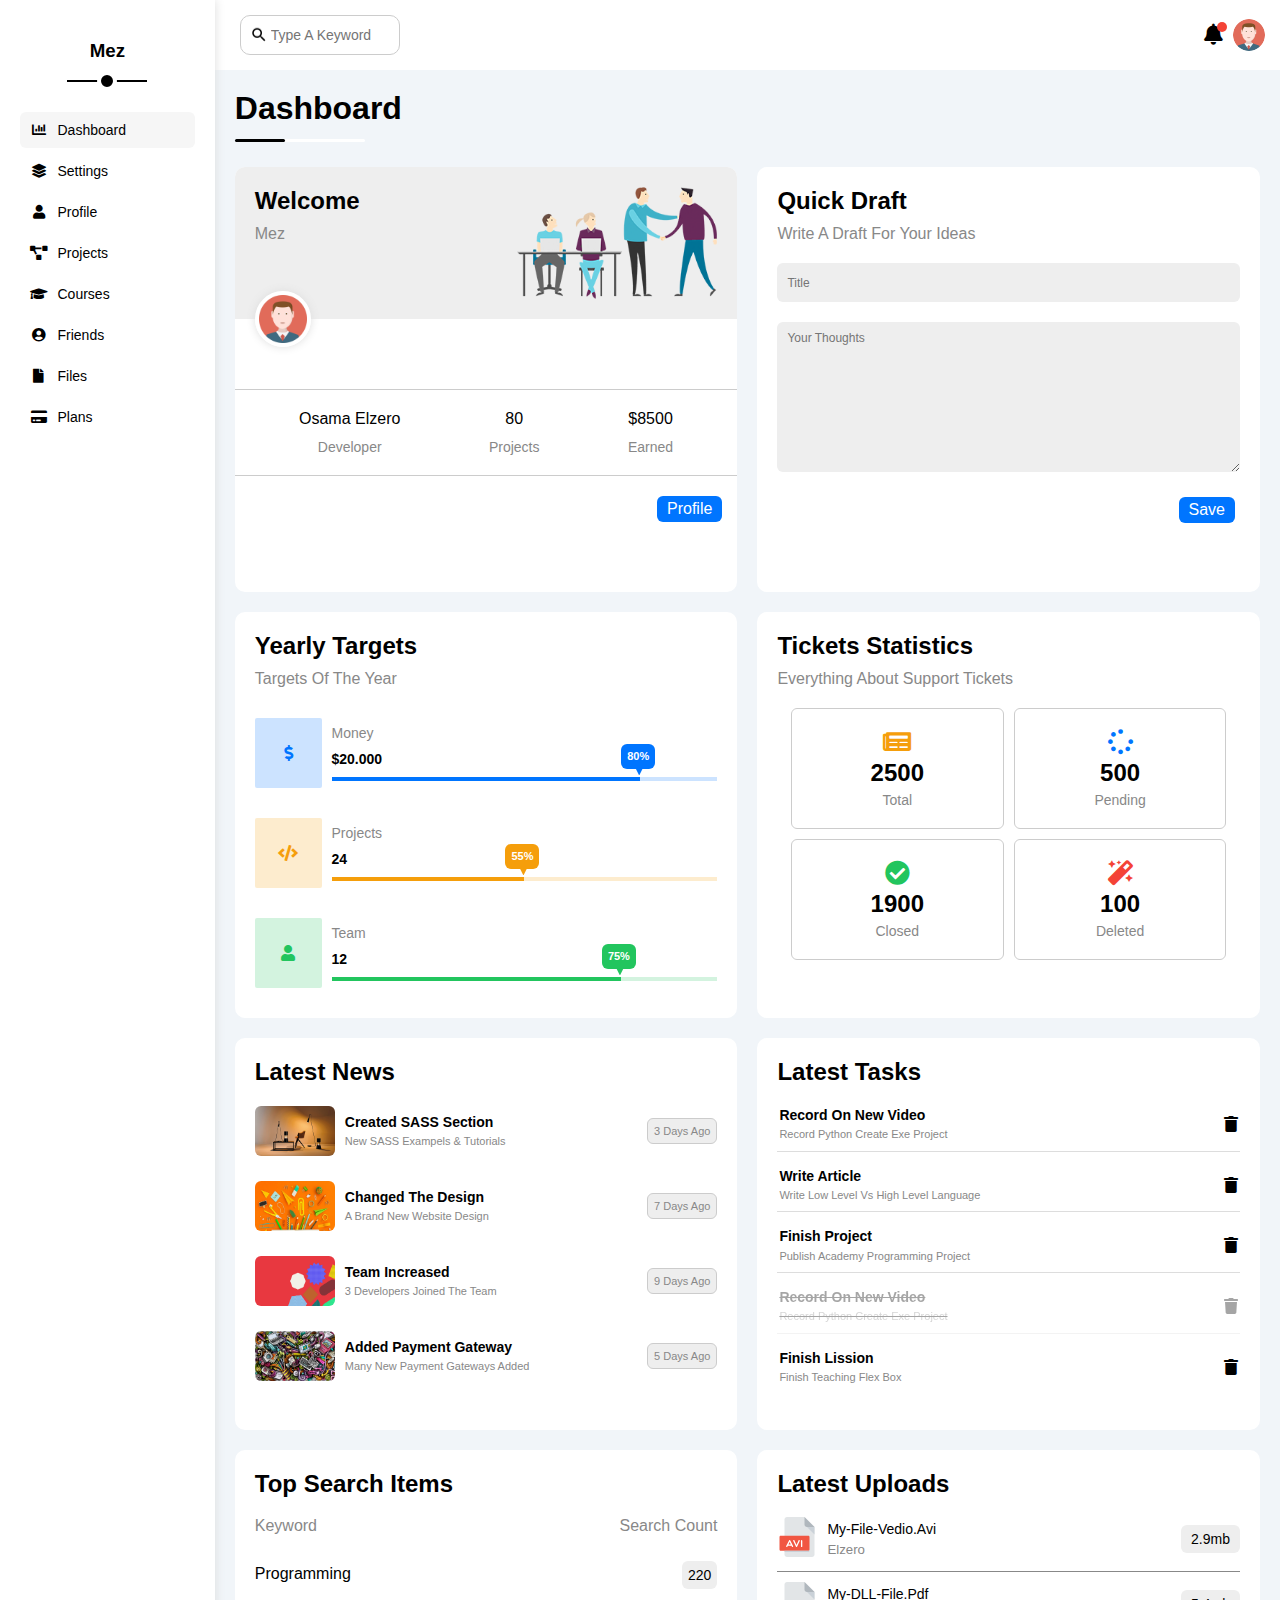
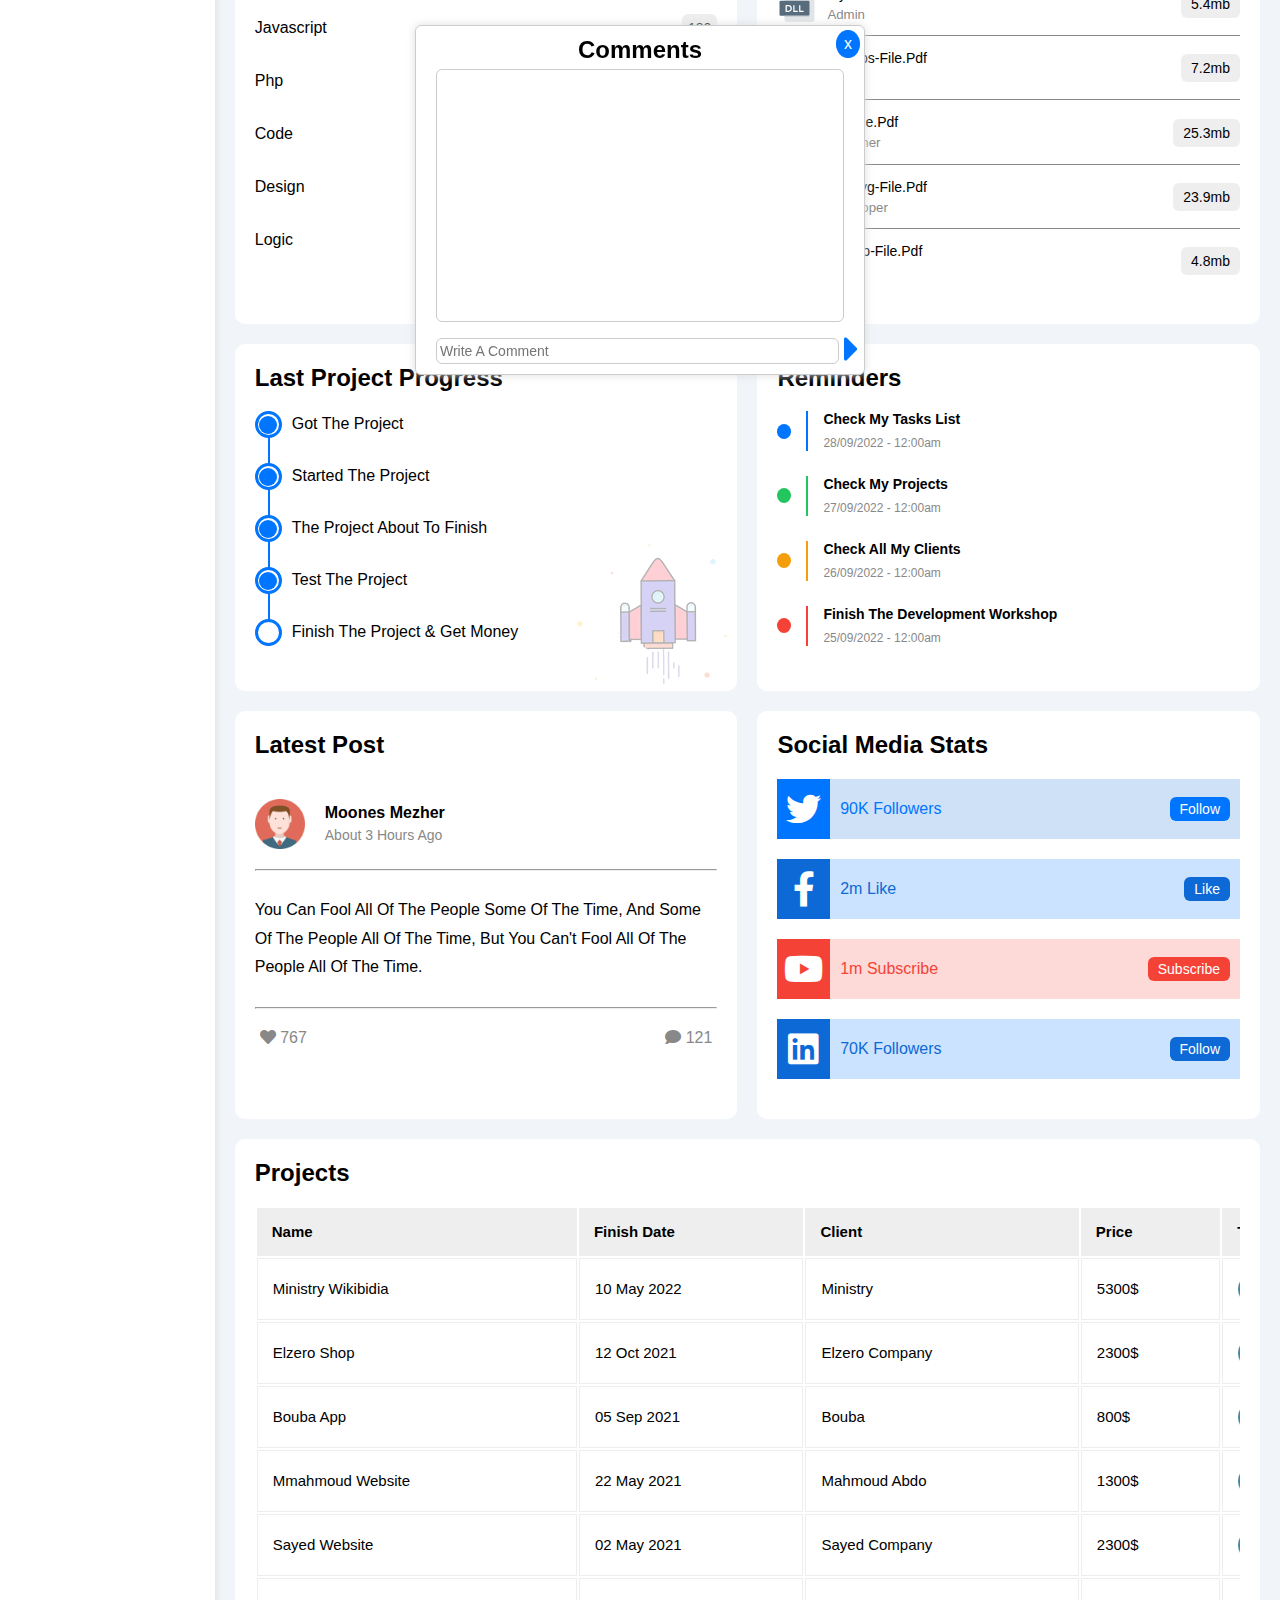
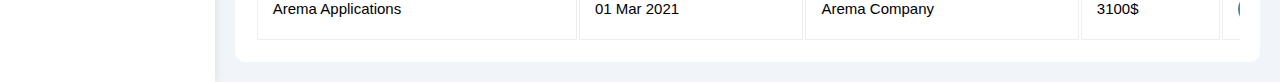
<file: index.html>
<!DOCTYPE html>
<html lang="en">
    <head>
        <meta charset="UTF-8">
        <meta http-equiv="X-UA-Compatible" content="IE=edge">
        <meta name="viewport" content="width=device-width, initial-scale=1.0">
        <title>Dashboard</title>
        <!-- Icon Of Website -->
        <link rel="shortcut icon" href="images/" type="image/x-icon"> 
        <!-- Font Awesome -->
        <link rel="stylesheet" href="css/all.min.css">
        <!-- Animate Css -->
        <link rel="stylesheet" href="css/animate.min.css">
        <!-- Google Font -->
        <link rel="preconnect" href="https://fonts.googleapis.com">
        <link rel="preconnect" href="https://fonts.gstatic.com" crossorigin>
        <link href="https://fonts.googleapis.com/css2?family=Open+Sans:ital,wght@0,300;0,400;0,500;0,600;0,700;0,800;1,300;1,400;1,500;1,600;1,700;1,800&display=swap" rel="stylesheet">
        <!--render all elements in normalize-->
        <link rel="stylesheet" href="css/normalize.css">
        <!-- Css Framework -->
        <link rel="stylesheet" href="css/framework.css">
        <!-- Main Css File -->
        <link rel="stylesheet" href="scss/style.css">
    </head>
    <body>    
        <!-- Main Page -->
        <main class="m-0 page d-f">
            <!-- Start Side Bar  -->
            <aside class="sidebar bg-white p-20 relative b-shadow">
                <h3 class="relative mt-0 txt-c">mez</h3>
                <ul class="p-0">
                    <li>
                        <a class="active d-f p-10 align-c br-6 fs-14 black" href="index.html">
                            <i class="fas fa-chart-bar fa-fw"></i>
                            <span>dashboard</span> 
                        </a>
                    </li>
                    <li>
                        <a class="d-f p-10 align-c br-6 fs-14 black" href="settings.html">
                            <i class="fas fa-layer-group fa-fw"></i>
                            <span>settings</span> 
                        </a>
                    </li>
                    <li>
                        <a class="d-f p-10 align-c br-6 fs-14 black" href="profile.html">
                            <i class="fas fa-user fa-fw"></i>
                            <span>profile</span> 
                        </a>
                    </li>
                    <li>
                        <a class="d-f p-10 align-c br-6 fs-14 black" href="projects.html">
                            <i class="fas fa-project-diagram fa-fw"></i>
                            <span>projects</span> 
                        </a>
                    </li>
                    <li>
                        <a class="d-f p-10 align-c br-6 fs-14 black" href="courses.html">
                            <i class="fas fa-graduation-cap fa-fw"></i>
                            <span>courses</span> 
                        </a>
                    </li>
                    <li>
                        <a class="d-f p-10 align-c br-6 fs-14 black" href="friends.html">
                            <i class="fas fa-user-circle fa-fw"></i>
                            <span>friends</span> 
                        </a>
                    </li>
                    <li>
                        <a class="d-f p-10 align-c br-6 fs-14 black" href="files.html">
                            <i class="fas fa-file fa-fw"></i>
                            <span>files</span> 
                        </a>
                    </li>
                    <li>
                        <a class="d-f p-10 align-c br-6 fs-14 black" href="plans.html">
                            <i class="fas fa-credit-card fa-fw"></i>
                            <span>plans</span> 
                        </a>
                    </li>
                </ul>
            </aside>
            <!-- End Side Bar  -->

            <!-- Start Content -->
            <section class="content w-full relative overflow-h">
                <div class="toUp fixed none circle bg-white d-f center pointer b-shadow">
                    <i class="fas fa-long-arrow-alt-up blue"></i>
                </div>
                <!-- Start Header -->
                <header class="head p-15 space-between bg-white">
                    <form class="search relative">
                        <input type="search" class="p-10 b br-10" placeholder="Type A Keyword">
                    </form>
                    <div class="icons d-f align-c g-10">
                        <span class="notification relative">
                            <a href="notification.html">
                                <i class="fas fa-bell fa-lg pointer black"></i>                                
                            </a>
                        </span>
                        <div class="img circle align-c">
                            <a href="profile.html">
                                <img class="circle pointer" class="pointer"  src="images/avatar.png" alt="avatar">
                            </a>
                        </div>
                    </div>
                </header>
                <!-- End Header -->
                <h1 class="relative">dashboard</h1>
                <!-- Start Wrraper -->
                <div class="wrraper d-g g-20">
                    <!-- Start Welcome Wedget-->
                    <div class="welcome bg-white br-10 overflow-h">
                        <div class="intro p-20 d-f justify-between bg-eee relative">
                            <div>
                                <h2>welcome</h2>
                                <p class="grey mt-10">mez</p>
                            </div>
                            <div class="img">
                                <img class="pointer" src="images/welcome.png" alt="welcome">
                            </div>
                            <div class="profile absolute pointer">
                                <img class="pointer"  src="images/avatar.png" alt="profile">
                            </div>
                        </div>
                        <div class="body">
                            <div class="info b p-20 txt-c bg-white d-f center justify-around">
                                <div class="data">
                                    <h4>osama elzero</h4>
                                    <p class="grey mt-10 fs-14">developer</p>
                                </div>
                                <div class="data">
                                    <h4>80</h4>
                                    <p class="grey mt-10 fs-14">projects</p>
                                </div>
                                <div class="data">
                                    <h4>$8500</h4>
                                    <p class="grey mt-10 fs-14">earned</p>
                                </div>
                            </div>
                            <div class="btn-blue">
                                <a href="profile.html">profile</a>
                            </div>
                        </div>
                    </div>
                    <!-- End Welcome Wedget-->

                    <!-- Start Quick Draft Wedget-->
                    <div class="quick-draft bg-white br-10 overflow-h p-20">
                        <h2>quick draft</h2>
                        <p class="grey mt-10">write a draft for your ideas</p>
                        <form class="d-f column g-20 mt-20">
                            <input class="w-full p-10 br-6 bg-eee b-none" type="text" placeholder="title">
                            <textarea class="p-10 br-6 bg-eee b-none" placeholder="your thoughts"></textarea>
                            <input class="btn-blue b-none d-b" type="submit" value="save">
                        </form>
                    </div>
                    <!-- End Quick Draft Wedget-->
        
                    <!-- Start Target Wedget -->
                    <div class="targets bg-white br-10 overflow-h p-20">
                        <h2>yearly targets</h2>
                        <p class="grey mt-10">targets of the year</p>
                        <div class="body d-f column justify-c g-10 mt-20">
                            <div class="row d-f">
                                <div class="icon d-f center">
                                    <i class="fas fa-dollar-sign"></i>
                                </div>
                                <div class="info w-full d-f g-10 justify-c column">
                                    <p class="grey fs-14">money</p>
                                    <h3 class="fs-14">$20.000</h3>
                                    <div class="progress w-full relative">
                                        <span class="absolute" data-progress="80%"></span>
                                    </div>
                                </div>
                            </div>

                            <div class="row d-f">
                                <div class="icon d-f center">
                                    <i class="fas fa-code"></i>
                                </div>
                                <div class="info w-full d-f g-10 justify-c column">
                                    <p class="grey fs-14">projects</p>
                                    <h3 class="fs-14">24</h3>
                                    <div class="progress w-full relative">
                                        <span class="absolute" data-progress="55%"></span>
                                    </div>
                                </div>
                            </div>

                            <div class="row d-f">
                                <div class="icon d-f center">
                                    <i class="fas fa-user"></i>
                                </div>
                                <div class="info w-full d-f g-10 justify-c column">
                                    <p class="grey fs-14">team</p>
                                    <h3 class="fs-14">12</h3>
                                    <div class="progress w-full relative">
                                        <span class="absolute" data-progress="75%"></span>
                                    </div>
                                </div>
                            </div>
                        </div>
                    </div>
                    <!-- End Target Wedget -->

                    <!-- Start Tickets Wedget -->
                    <div class="tickets bg-white br-10 overflow-h p-20">
                        <h2>tickets statistics</h2>
                        <p class="grey mt-10">everything about support tickets</p>
                        <div class="tickets-container d-f justify-c f-wrap g-10 mt-20">
                            <div class="ticket relative overflow-h z-1 txt-c pointer b br-6 p-20">
                                <i class="fas fa-newspaper d-b orange"></i>
                                <h2>2500</h2>
                                <p class="grey fs-14">total</p>
                            </div>

                            <div class="ticket relative overflow-h z-1 txt-c pointer b br-6 p-20">
                                <i class="fas fa-spinner d-b blue"></i>
                                <h2>500</h2>
                                <p class="grey fs-14">pending</p>
                            </div>

                            <div class="ticket relative overflow-h z-1 txt-c pointer b br-6 p-20">
                                <i class="fas fa-check-circle d-b green"></i>
                                <h2>1900</h2>
                                <p class="grey fs-14">closed</p>
                            </div>

                            <div class="ticket relative overflow-h z-1 txt-c pointer b br-6 p-20">
                                <i class="fas fa-magic d-b red"></i>
                                <h2>100</h2>
                                <p class="grey fs-14">deleted</p>
                            </div>
                        </div>
                    </div>
                    <!-- End Tickets Wedget -->

                    <!-- Start Latest News Wedget -->
                    <div class="latest-news bg-white br-10 overflow-h p-20">
                        <h2>latest news</h2>
                        <div class="news mt-20">
                            <div class="row d-f g-10">
                                <div class="img br-6 overflow-h">
                                    <img class="pointer" src="images/news-01.png" alt="news">
                                </div>
                                <div class="info space-between relative">
                                    <div class="title">
                                        <h2>created SASS section</h2>
                                        <p class="grey">new SASS exampels & tutorials</p>
                                    </div>
                                    <span class="p-6 grey b br-6 bg-eee">3 days ago</span>
                                </div>
                            </div>

                            <div class="row d-f g-10">
                                <div class="img br-6 overflow-h">
                                    <img class="pointer" src="images/news-02.png" alt="news">
                                </div>
                                <div class="info space-between relative">
                                    <div class="title">
                                        <h2>changed the design</h2>
                                        <p class="grey">a brand new website design</p>
                                    </div>
                                    <span class="p-6 grey b br-6 bg-eee">7 days ago</span>
                                </div>
                            </div>

                            <div class="row d-f g-10">
                                <div class="img br-6 overflow-h">
                                    <img class="pointer" src="images/news-03.png" alt="news">
                                </div>
                                <div class="info space-between relative">
                                    <div class="title">
                                        <h2>team increased</h2>
                                        <p class="grey">3 developers joined the team</p>
                                    </div>
                                    <span class="p-6 grey b br-6 bg-eee">9 days ago</span>
                                </div>
                            </div>

                            <div class="row d-f g-10">
                                <div class="img br-6 overflow-h">
                                    <img class="pointer" src="images/news-04.png" alt="news">
                                </div>
                                <div class="info space-between relative">
                                    <div class="title">
                                        <h2>added payment gateway</h2>
                                        <p class="grey">many new payment gateways added</p>
                                    </div>
                                    <span class="p-6 grey b br-6 bg-eee">5 days ago</span>
                                </div>
                            </div>
                        </div>
                    </div>
                    <!-- End Latest News Wedget -->

                    <!-- Start Latest Tasks Wedget -->
                    <div class="latest-tasks bg-white br-10 overflow-h p-20">
                        <h2>latest tasks</h2>
                        <div class="tasks mt-20">
                            <div class="task space-between relative">
                                <div class="title">
                                    <h2>record on new video</h2>
                                    <p class="grey">record python create exe project</p>
                                </div>
                                <i class="fas fa-trash pointer"></i>
                            </div>

                            <div class="task space-between relative">
                                <div class="title">
                                    <h2>write article</h2>
                                    <p class="grey">write low level vs high level language</p>
                                </div>
                                <i class="fas fa-trash pointer"></i>
                            </div>

                            <div class="task space-between relative">
                                <div class="title">
                                    <h2>finish project</h2>
                                    <p class="grey">publish academy programming project</p>
                                </div>
                                <i class="fas fa-trash pointer"></i>
                            </div>

                            <div class="task space-between relative opacity">
                                <div class="title">
                                    <del>
                                        <h2>record on new video</h2>
                                        <p class="grey">record python create exe project</p>
                                    </del>
                                </div>
                                <i class="fas fa-trash pointer color"></i>
                            </div>

                            <div class="task space-between relative">
                                <div class="title">
                                    <h2>finish lission</h2>
                                    <p class="grey">finish teaching flex box</p>
                                </div>
                                <i class="fas fa-trash pointer"></i>
                            </div>
                        </div>
                    </div>
                    <!-- End Latest Tasks Wedget -->

                    <!-- Start Top Search Wedget -->
                    <div class="top-search bg-white br-10 overflow-h p-20">
                        <h2>top search items</h2>
                        <div class="data mt-20">
                            <div class="row space-between">
                                <p class="grey">keyword</p>
                                <div class="grey">search count</div>
                            </div>
                            <div class="row space-between">
                                <p>programming</p>
                                <span class="p-6 fs-14 bg-eee br-6">220</span>
                            </div>
                            <div class="row space-between">
                                <p>javascript</p>
                                <span class="p-6 fs-14 bg-eee br-6">180</span>
                            </div>
                            <div class="row space-between">
                                <p>php</p>
                                <span class="p-6 fs-14 bg-eee br-6">160</span>
                            </div>
                            <div class="row space-between">
                                <p>code</p>
                                <span class="p-6 fs-14 bg-eee br-6">145</span>
                            </div>
                            <div class="row space-between">
                                <p>design</p>
                                <span class="p-6 fs-14 bg-eee br-6">110</span>
                            </div>
                            <div class="row space-between">
                                <p>logic</p>
                                <span class="p-6 fs-14 bg-eee br-6">95</span>
                            </div>
                        </div>
                    </div>
                    <!-- End Top Search Wedget -->

                    <!-- Start Latest Uploads Wedget -->
                    <div class="latest-uploads bg-white br-10 overflow-h p-20">
                        <h2>latest uploads</h2>
                        <div class="files mt-20">
                            <div class="file space-between relative">
                                <div class="title d-f center g-10">
                                    <div class="img">
                                        <img src="images/avi.svg" alt="file">
                                    </div>
                                    <div class="info">
                                        <p class="fs-14">my-file-vedio.avi</p>
                                        <h5 class="grey mt-5">Elzero</h5>
                                    </div>
                                </div>
                                <span class="fs-14 bg-eee br-6">2.9mb</span>
                            </div>

                            <div class="file space-between relative">
                                <div class="title d-f center g-10">
                                    <div class="img">
                                        <img src="images/dll.svg" alt="file">
                                    </div>
                                    <div class="info">
                                        <p class="fs-14">my-DLL-file.pdf</p>
                                        <h5 class="grey mt-5">admin</h5>
                                    </div>
                                </div>
                                <span class="fs-14 bg-eee br-6">5.4mb</span>
                            </div>

                            <div class="file space-between relative">
                                <div class="title d-f center g-10">
                                    <div class="img">
                                        <img src="images/eps.svg" alt="file">
                                    </div>
                                    <div class="info">
                                        <p class="fs-14">my-eps-file.pdf</p>
                                        <h5 class="grey mt-5">user</h5>
                                    </div>
                                </div>
                                <span class="fs-14 bg-eee br-6">7.2mb</span>
                            </div>

                            <div class="file space-between relative">
                                <div class="title d-f center g-10">
                                    <div class="img">
                                        <img src="images/pdf.svg" alt="file">
                                    </div>
                                    <div class="info">
                                        <p class="fs-14">my-file.pdf</p>
                                        <h5 class="grey mt-5">designer</h5>
                                    </div>
                                </div>
                                <span class="fs-14 bg-eee br-6">25.3mb</span>
                            </div>

                            <div class="file space-between relative">
                                <div class="title d-f center g-10">
                                    <div class="img">
                                        <img src="images/psd.svg" alt="file">
                                    </div>
                                    <div class="info">
                                        <p class="fs-14">my-svg-file.pdf</p>
                                        <h5 class="grey mt-5">developer</h5>
                                    </div>
                                </div>
                                <span class="fs-14 bg-eee br-6">23.9mb</span>
                            </div>

                            <div class="file space-between relative">
                                <div class="title d-f center g-10">
                                    <div class="img">
                                        <img src="images/zip.svg" alt="file">
                                    </div>
                                    <div class="info">
                                        <p class="fs-14">my-zip-file.pdf</p>
                                        <h5 class="grey mt-5">IT</h5>
                                    </div>
                                </div>
                                <span class="fs-14 bg-eee br-6">4.8mb</span>
                            </div>
                        </div>
                    </div>
                    <!-- End Latest Uploads Wedget -->

                    <!-- Start Project Progress Wedget -->
                    <div class="project-progress relative bg-white br-10 overflow-h p-20">
                        <h2>last project progress</h2>
                        <div class="progress mt-20 relative">
                            <div class="row d-f align-c g-10">
                                <span class="circle bg-white d-b relative"></span>
                                <p>got the project</p>
                            </div>
                            <div class="row d-f align-c g-10">
                                <span class="circle bg-white d-b relative"></span>
                                <p>started the project</p>
                            </div>
                            <div class="row d-f align-c g-10">
                                <span class="circle bg-white d-b relative"></span>
                                <p>the project about to finish</p>
                            </div>
                            <div class="row d-f align-c g-10">
                                <span class="circle bg-white d-b relative"></span>
                                <p>test the project</p>
                            </div>
                            <div class="row d-f align-c g-10">
                                <span class="circle bg-white d-b relative"></span>
                                <p>finish the project & get money</p>
                            </div>
                        </div>
                        <div class="img absolute">
                            <img src="images/project.png" alt="project">
                        </div>
                    </div>
                    <!-- End Project Progress Wedget -->

                    <!-- Start Reminders Wedget -->
                    <div class="reminders bg-white br-10 overflow-h p-20">
                        <h2>reminders</h2>
                        <div class="reminders-container mt-20">
                            <div class="reminder d-f align-c g-15">
                                <span class="d-b circle bg-blue"></span>
                                <div class="info w-full pointer relative overflow-h z-1">
                                    <h4 class="fs-14">check my tasks list</h4>
                                    <p class="grey mt-10">28/09/2022 - 12:00am</p>
                                </div>
                            </div>
                            <div class="reminder d-f align-c g-15">
                                <span class="d-b circle bg-green"></span>
                                <div class="info w-full pointer relative overflow-h z-1">
                                    <h4 class="fs-14">check my projects</h4>
                                    <p class="grey mt-10">27/09/2022 - 12:00am</p>
                                </div>
                            </div>
                            <div class="reminder d-f align-c g-15">
                                <span class="d-b circle bg-orange"></span>
                                <div class="info w-full pointer relative overflow-h z-1">
                                    <h4 class="fs-14">check all my clients</h4>
                                    <p class="grey mt-10">26/09/2022 - 12:00am</p>
                                </div>
                            </div>
                            <div class="reminder d-f align-c g-15">
                                <span class="d-b circle bg-red"></span>
                                <div class="info w-full pointer relative overflow-h z-1">
                                    <h4 class="fs-14">finish the development workshop</h4>
                                    <p class="grey mt-10">25/09/2022 - 12:00am</p>
                                </div>
                            </div>
                        </div>
                    </div>
                    <!-- End Reminders Wedget -->

                    <!-- Start Latest Post Wedget -->
                    <div class="latest-post bg-white p-20 overflow-h br-10">
                        <h2>latest post</h2>
                        <div class="post mt-20 relative overflow-h">
                            <div class="title d-f align-c g-20 p-20">
                                <div class="img">
                                    <img class="pointer" src="images/avatar.png" alt="profile">
                                </div>
                                <div class="info">
                                    <h4 class="pointer">
                                        <a class="black" href="profile.html">moones mezher</a>
                                    </h4>
                                    <p class="grey mt-5 fs-14">about 3 hours ago</p>
                                </div>
                            </div>
                            <hr>
                            <p class="post-write">
                                You Can Fool All Of The People Some Of The Time, And Some Of The People All Of The Time, But You Can't Fool All Of The People All Of The Time.
                            </p>
                            <hr>
                            <div class="controls p-20 space-between w-full">
                                <span class="like">
                                    <i class="fas fa-heart grey pointer"></i>
                                    <span class="count grey nolike">767</span>
                                </span>
                                <span class="comment">
                                    <i class="fas fa-comment grey pointer"></i>
                                    <span class="count grey">121</span>
                                </span>
                            </div>
                        </div>
                    </div>
                    <!-- End Latest Post Wedget -->

                    <!-- Start Social Media Stats -->
                    <div class="social-media bg-white p-20 overflow-h br-10">
                        <h2>social media stats</h2>
                        <div class="websites mt-20">
                            <div class="website d-f">
                                <span class="icon d-f center bg-blue">
                                    <i class="fab fa-twitter white"></i>
                                </span>
                                <div class="info space-between w-full">
                                    <p class="blue">90K followers</p>
                                    <a class="btn-blue fs-14" href="twitter">follow</a>
                                </div>
                            </div>

                            <div class="website d-f">
                                <span class="icon d-f center bg-blue-alt">
                                    <i class="fab fa-facebook-f white"></i>
                                </span>
                                <div class="info space-between w-full">
                                    <p class="blue-alt">2m like</p>
                                    <a class="btn-blue-alt fs-14" href="facebook">like</a>
                                </div>
                            </div>

                            <div class="website d-f">
                                <span class="icon d-f center bg-red">
                                    <i class="fab fa-youtube white"></i>
                                </span>
                                <div class="info space-between w-full">
                                    <p class="red">1m subscribe</p>
                                    <a class="btn-red fs-14" href="youtube">subscribe</a>
                                </div>
                            </div>

                            <div class="website d-f">
                                <span class="icon d-f center bg-blue-alt">
                                    <i class="fab fa-linkedin white"></i>
                                </span>
                                <div class="info space-between w-full">
                                    <p class="blue-alt">70K followers</p>
                                    <a class="btn-blue-alt fs-14" href="linkedin">follow</a>
                                </div>
                            </div>
                        </div>
                    </div>
                    <!-- End Social Media Stats -->
                </div>
                <!-- End Wrraper -->

                <!-- Start Projects -->
                <div class="projects bg-white p-20 br-10 overflow-h">
                    <h2>projects</h2>
                    <div class="table mt-20">
                        <table class="w-full fs-15">
                            <thead class="bg-eee">
                                <tr>
                                    <td>name</td>
                                    <td>finish date</td>
                                    <td>client</td>
                                    <td>price</td>
                                    <td>team</td>
                                    <td>status</td>
                                </tr>
                            </thead>
                            <tbody>
                                <tr class="relative">
                                    <td>ministry wikibidia</td>
                                    <td>10 may 2022</td>
                                    <td>ministry</td>
                                    <td>5300$</td>
                                    <td class="team d-f">
                                        <div class="img relative pointer">
                                            <img class="circle" src="images/team-01.png" alt="team">
                                        </div>
                                        <div class="img relative pointer">
                                            <img class="circle" src="images/team-02.png" alt="team">
                                        </div>
                                        <div class="img relative pointer">
                                            <img class="circle" src="images/team-03.png" alt="team">
                                        </div>
                                        <div class="img relative pointer">
                                            <img class="circle" src="images/team-04.png" alt="team">
                                        </div>
                                    </td>
                                    <td>
                                        <span class="pending">pending</span>
                                    </td>
                                </tr>

                                <tr class="relative">
                                    <td>elzero shop</td>
                                    <td>12 oct 2021</td>
                                    <td>elzero company</td>
                                    <td>2300$</td>
                                    <td class="team d-f">
                                        <div class="img relative pointer">
                                            <img class="circle" src="images/team-01.png" alt="team">
                                        </div>
                                        <div class="img relative pointer">
                                            <img class="circle" src="images/team-02.png" alt="team">
                                        </div>
                                        <div class="img relative pointer">
                                            <img class="circle" src="images/team-03.png" alt="team">
                                        </div>
                                    </td>
                                    <td>
                                        <span class="progress">in progress</span>
                                    </td>
                                </tr>

                                <tr class="relative">
                                    <td>bouba app</td>
                                    <td>05 sep 2021</td>
                                    <td>bouba</td>
                                    <td>800$</td>
                                    <td class="team d-f">
                                        <div class="img relative pointer">
                                            <img class="circle" src="images/team-01.png" alt="team">
                                        </div>
                                        <div class="img relative pointer">
                                            <img class="circle" src="images/team-02.png" alt="team">
                                        </div>
                                    </td>
                                    <td>
                                        <span class="completed">completed</span>
                                    </td>
                                </tr>

                                <tr class="relative">
                                    <td>mmahmoud website</td>
                                    <td>22 may 2021</td>
                                    <td>mahmoud abdo</td>
                                    <td>1300$</td>
                                    <td class="team d-f">
                                        <div class="img relative pointer">
                                            <img class="circle" src="images/team-01.png" alt="team">
                                        </div>
                                        <div class="img relative pointer">
                                            <img class="circle" src="images/team-02.png" alt="team">
                                        </div>
                                    </td>
                                    <td>
                                        <span class="completed">completed</span>
                                    </td>
                                </tr>

                                <tr class="relative">
                                    <td>sayed website</td>
                                    <td>02 may 2021</td>
                                    <td>sayed company</td>
                                    <td>2300$</td>
                                    <td class="team d-f">
                                        <div class="img relative pointer">
                                            <img class="circle" src="images/team-01.png" alt="team">
                                        </div>
                                        <div class="img relative pointer">
                                            <img class="circle" src="images/team-02.png" alt="team">
                                        </div>
                                    </td>
                                    <td>
                                        <span class="rejected">rejected</span>
                                    </td>
                                </tr>

                                <tr class="relative">
                                    <td>arema applications</td>
                                    <td>01 mar 2021</td>
                                    <td>arema company</td>
                                    <td>3100$</td>
                                    <td class="team d-f">
                                        <div class="img relative pointer">
                                            <img class="circle" src="images/team-01.png" alt="team">
                                        </div>
                                        <div class="img relative pointer">
                                            <img class="circle" src="images/team-02.png" alt="team">
                                        </div>
                                        <div class="img relative pointer">
                                            <img class="circle" src="images/team-03.png" alt="team">
                                        </div>
                                        <div class="img relative pointer">
                                            <img class="circle" src="images/team-04.png" alt="team">
                                        </div>
                                    </td>
                                    <td>
                                        <span class="completed">completed</span>
                                    </td>
                                </tr>
                            </tbody>
                        </table>
                    </div>
                </div>
                <!-- End Projects -->

                <!-- Start Comments -->
                <div class="comments-list b br-6 p-20 d-f column fixed z-1 bg-white b-shadow hide">
                    <h2 class="txt-c">comments</h2>
                    <span class="close-comment bg-blue white circle pointer absolute">x</span>
                    <div class="comments b br-6 mt-5">
                    </div>
                    <form action="" class="absolute w-full">
                        <input class="write-comment br-6 b" type="text" placeholder="write a comment">
                        <i class="send fas fa-caret-right blue pointer"></i>
                    </form>
                </div>
                <!-- End Comments -->
            </section>
            <!-- End Content -->
        </main>

        <!-- Importing JQuery File  -->
        <script src="js/jquery-3.6.3.min.js"></script>
        <!-- Main Js File -->
        <script src="js/index.js"></script>
    </body>
</html>
</file>
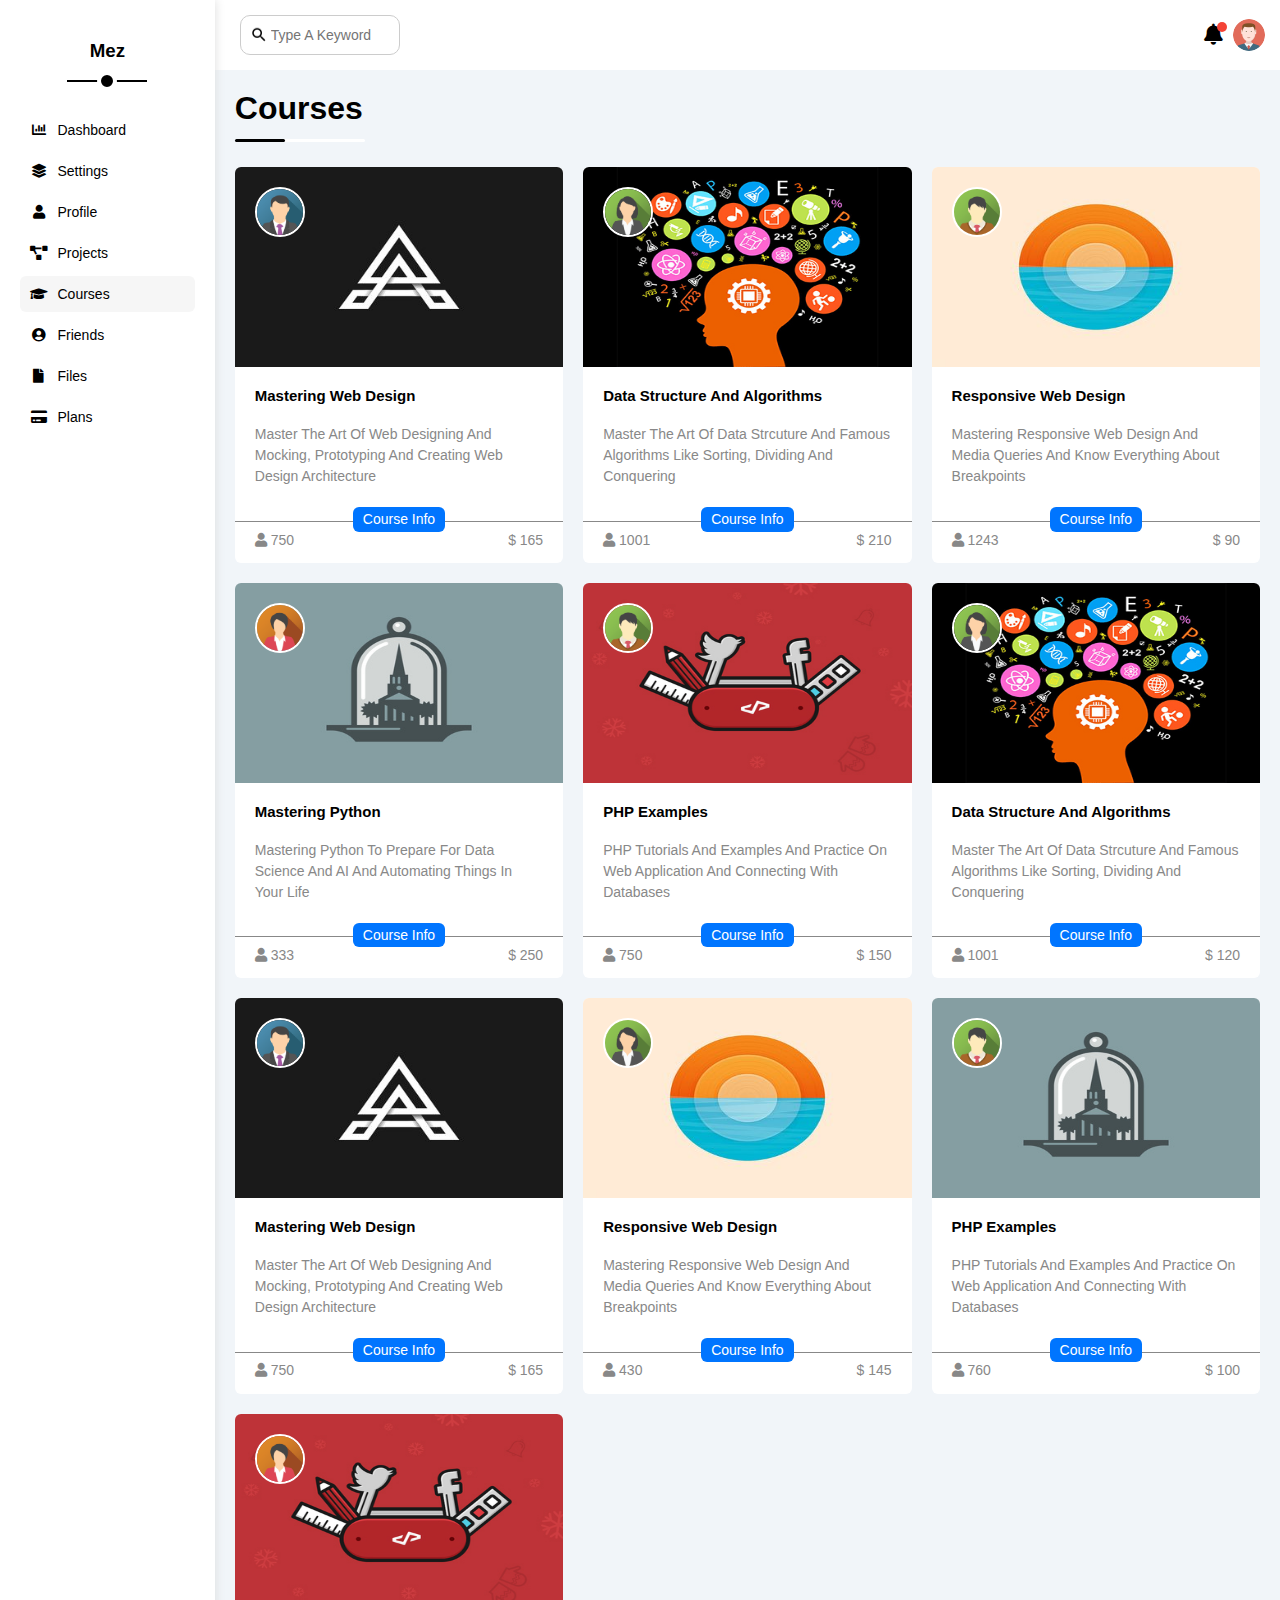
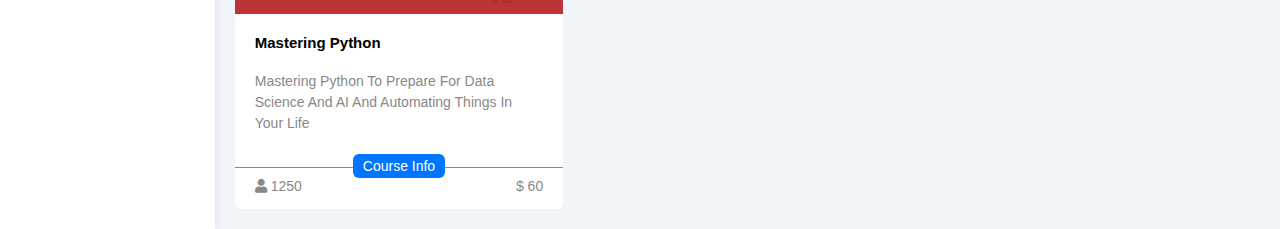
<file: courses.html>
<!DOCTYPE html>
<html lang="en">
    <head>
        <meta charset="UTF-8">
        <meta http-equiv="X-UA-Compatible" content="IE=edge">
        <meta name="viewport" content="width=device-width, initial-scale=1.0">
        <title>Dashboard</title>
        <!-- Icon Of Website -->
        <link rel="shortcut icon" href="images/" type="image/x-icon"> 
        <!-- Font Awesome -->
        <link rel="stylesheet" href="css/all.min.css">
        <!-- Animate Css -->
        <link rel="stylesheet" href="css/animate.min.css">
        <!-- Google Font -->
        <link rel="preconnect" href="https://fonts.googleapis.com">
        <link rel="preconnect" href="https://fonts.gstatic.com" crossorigin>
        <link href="https://fonts.googleapis.com/css2?family=Open+Sans:ital,wght@0,300;0,400;0,500;0,600;0,700;0,800;1,300;1,400;1,500;1,600;1,700;1,800&display=swap" rel="stylesheet">
        <!--render all elements in normalize-->
        <link rel="stylesheet" href="css/normalize.css">
        <!-- Css Framework -->
        <link rel="stylesheet" href="css/framework.css">
        <!-- Main Css File -->
        <link rel="stylesheet" href="scss/style.css">
    </head>
    <body>    
        <!-- Main Page -->
        <main class="m-0 page d-f">
            <!-- Start Side Bar  -->
            <aside class="sidebar bg-white p-20 relative b-shadow">
                <h3 class="relative mt-0 txt-c">mez</h3>
                <ul class="p-0">
                    <li>
                        <a class="d-f p-10 align-c br-6 fs-14 black" href="index.html">
                            <i class="fas fa-chart-bar fa-fw"></i>
                            <span>dashboard</span> 
                        </a>
                    </li>
                    <li>
                        <a class="d-f p-10 align-c br-6 fs-14 black" href="settings.html">
                            <i class="fas fa-layer-group fa-fw"></i>
                            <span>settings</span> 
                        </a>
                    </li>
                    <li>
                        <a class="d-f p-10 align-c br-6 fs-14 black" href="profile.html">
                            <i class="fas fa-user fa-fw"></i>
                            <span>profile</span> 
                        </a>
                    </li>
                    <li>
                        <a class="d-f p-10 align-c br-6 fs-14 black" href="projects.html">
                            <i class="fas fa-project-diagram fa-fw"></i>
                            <span>projects</span> 
                        </a>
                    </li>
                    <li>
                        <a class="active d-f p-10 align-c br-6 fs-14 black" href="courses.html">
                            <i class="fas fa-graduation-cap fa-fw"></i>
                            <span>courses</span> 
                        </a>
                    </li>
                    <li>
                        <a class="d-f p-10 align-c br-6 fs-14 black" href="friends.html">
                            <i class="fas fa-user-circle fa-fw"></i>
                            <span>friends</span> 
                        </a>
                    </li>
                    <li>
                        <a class="d-f p-10 align-c br-6 fs-14 black" href="files.html">
                            <i class="fas fa-file fa-fw"></i>
                            <span>files</span> 
                        </a>
                    </li>
                    <li>
                        <a class="d-f p-10 align-c br-6 fs-14 black" href="plans.html">
                            <i class="fas fa-credit-card fa-fw"></i>
                            <span>plans</span> 
                        </a>
                    </li>
                </ul>
            </aside>
            <!-- End Side Bar  -->

            <!-- Start Content -->
            <section class="content w-full relative overflow-h">
                <!-- Start Header -->
                <header class="head p-15 space-between bg-white">
                    <form class="search relative">
                        <input type="search" class="p-10 b br-10" placeholder="Type A Keyword">
                    </form>
                    <div class="icons d-f align-c g-10">
                        <span class="notification relative">
                            <a href="notification.html">
                                <i class="fas fa-bell fa-lg pointer black"></i>                                
                            </a>
                        </span>
                        <div class="img circle align-c">
                            <a href="profile.html">
                                <img class="circle pointer" class="pointer"  src="images/avatar.png" alt="avatar">
                            </a>
                        </div>
                    </div>
                </header>
                <!-- End Header -->
                <h1 class="relative">courses</h1>
                <!-- Start Courses Page -->
                <div class="courses-page m-20 d-g g-20">
                </div>
                <!-- End Courses Page -->
            </section>
            <!-- End Content -->
        </main>

        <!-- Importing JQuery File  -->
        <script src="js/jquery-3.6.3.min.js"></script>
        <!-- Main Js File -->
        <script src="js/courses.js"></script>
    </body>
</html>
</file>
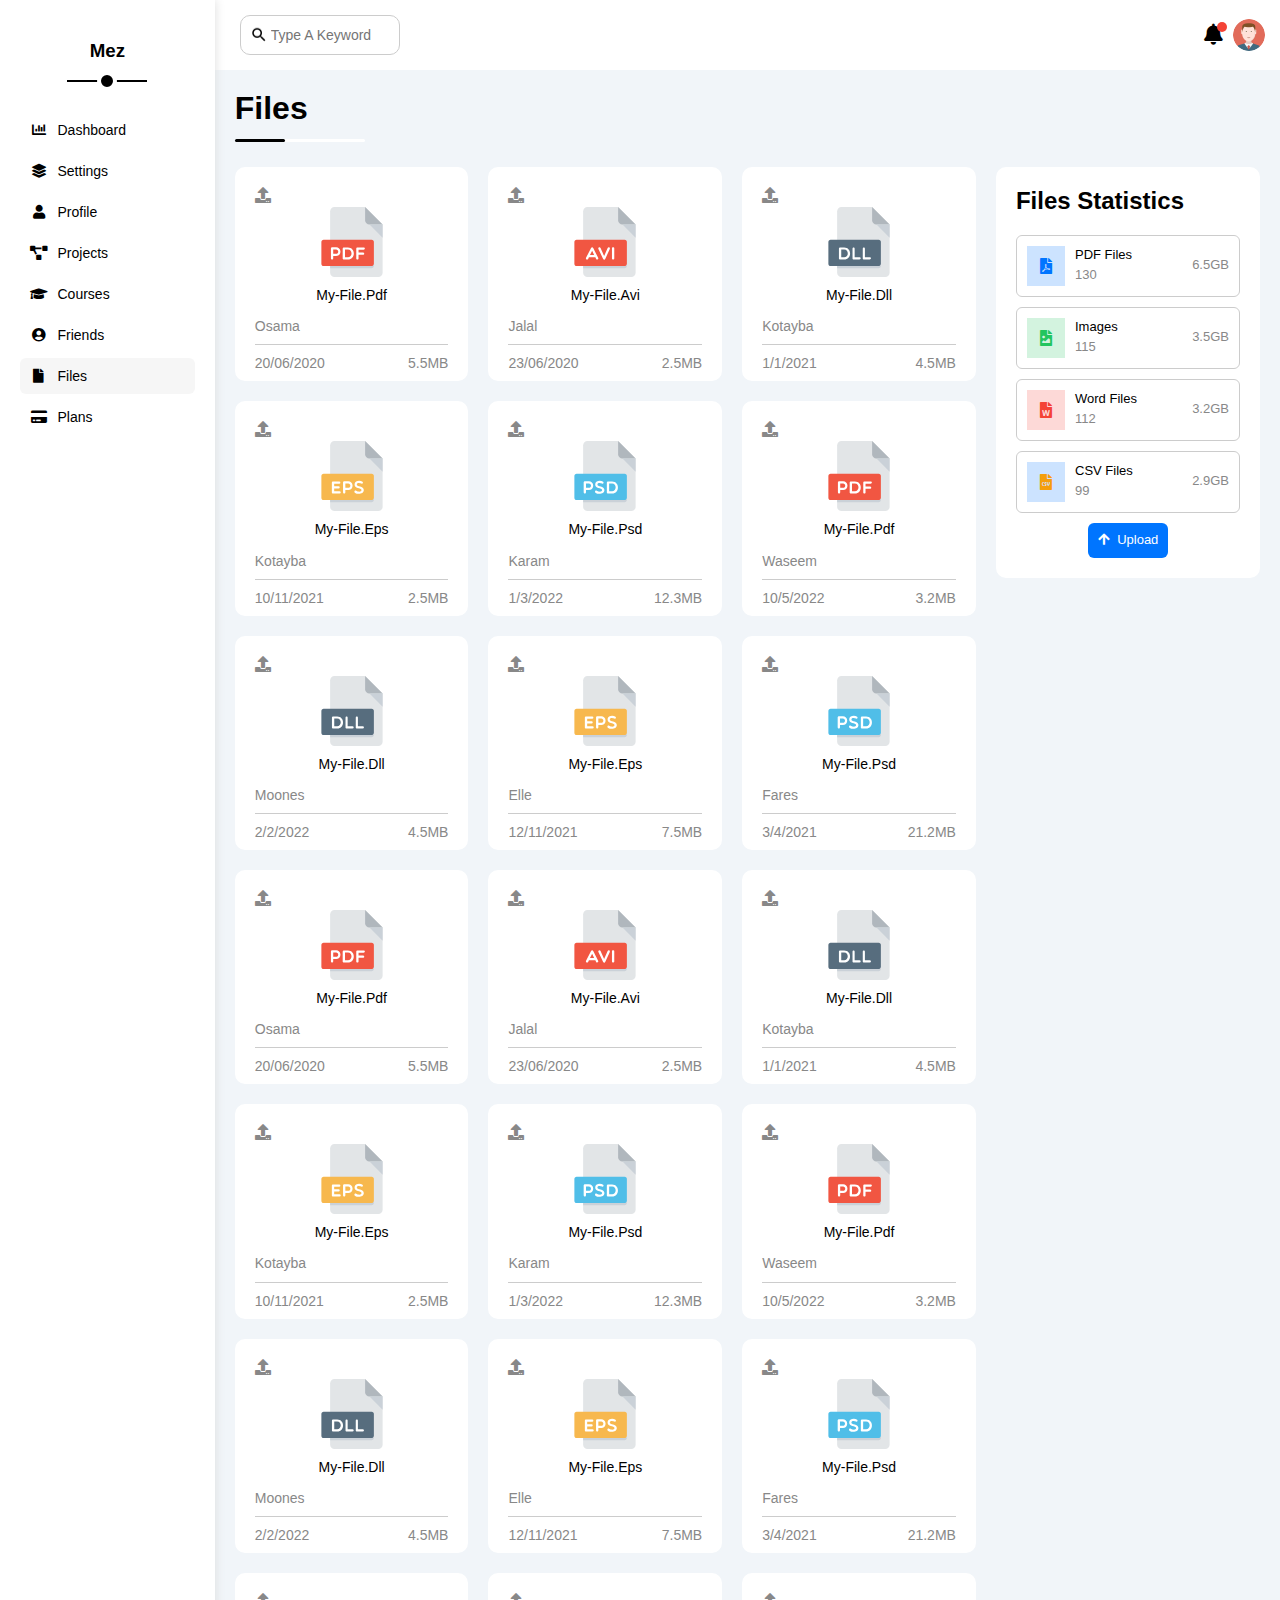
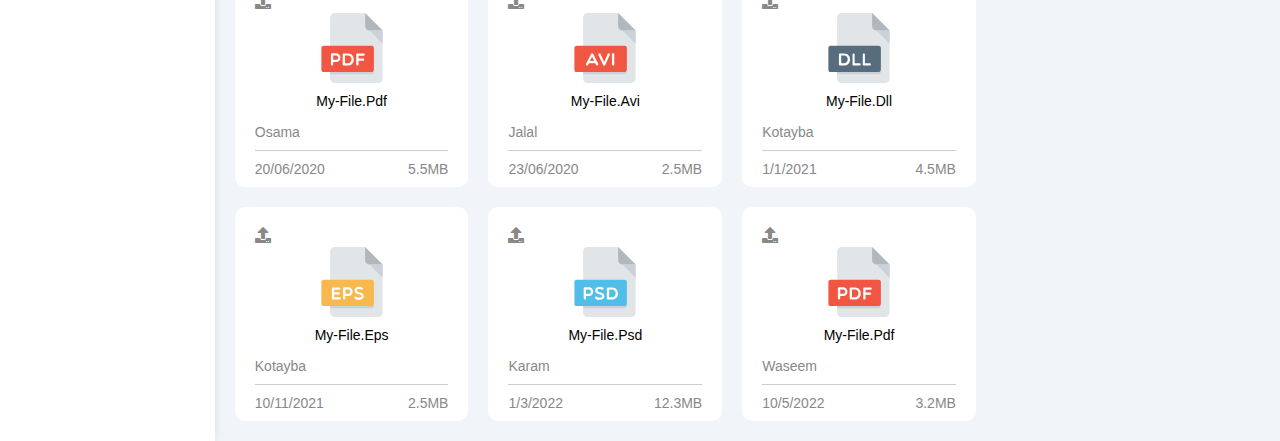
<file: files.html>
<!DOCTYPE html>
<html lang="en">
    <head>
        <meta charset="UTF-8">
        <meta http-equiv="X-UA-Compatible" content="IE=edge">
        <meta name="viewport" content="width=device-width, initial-scale=1.0">
        <title>Dashboard</title>
        <!-- Icon Of Website -->
        <link rel="shortcut icon" href="images/" type="image/x-icon"> 
        <!-- Font Awesome -->
        <link rel="stylesheet" href="css/all.min.css">
        <!-- Animate Css -->
        <link rel="stylesheet" href="css/animate.min.css">
        <!-- Google Font -->
        <link rel="preconnect" href="https://fonts.googleapis.com">
        <link rel="preconnect" href="https://fonts.gstatic.com" crossorigin>
        <link href="https://fonts.googleapis.com/css2?family=Open+Sans:ital,wght@0,300;0,400;0,500;0,600;0,700;0,800;1,300;1,400;1,500;1,600;1,700;1,800&display=swap" rel="stylesheet">
        <!--render all elements in normalize-->
        <link rel="stylesheet" href="css/normalize.css">
        <!-- Css Framework -->
        <link rel="stylesheet" href="css/framework.css">
        <!-- Main Css File -->
        <link rel="stylesheet" href="scss/style.css">
    </head>
    <body>    
        <!-- Main Page -->
        <main class="m-0 page d-f">
            <!-- Start Side Bar  -->
            <aside class="sidebar bg-white p-20 relative b-shadow">
                <h3 class="relative mt-0 txt-c">mez</h3>
                <ul class="p-0">
                    <li>
                        <a class="d-f p-10 align-c br-6 fs-14 black" href="index.html">
                            <i class="fas fa-chart-bar fa-fw"></i>
                            <span>dashboard</span> 
                        </a>
                    </li>
                    <li>
                        <a class="d-f p-10 align-c br-6 fs-14 black" href="settings.html">
                            <i class="fas fa-layer-group fa-fw"></i>
                            <span>settings</span> 
                        </a>
                    </li>
                    <li>
                        <a class="d-f p-10 align-c br-6 fs-14 black" href="profile.html">
                            <i class="fas fa-user fa-fw"></i>
                            <span>profile</span> 
                        </a>
                    </li>
                    <li>
                        <a class="d-f p-10 align-c br-6 fs-14 black" href="projects.html">
                            <i class="fas fa-project-diagram fa-fw"></i>
                            <span>projects</span> 
                        </a>
                    </li>
                    <li>
                        <a class="d-f p-10 align-c br-6 fs-14 black" href="courses.html">
                            <i class="fas fa-graduation-cap fa-fw"></i>
                            <span>courses</span> 
                        </a>
                    </li>
                    <li>
                        <a class="d-f p-10 align-c br-6 fs-14 black" href="friends.html">
                            <i class="fas fa-user-circle fa-fw"></i>
                            <span>friends</span> 
                        </a>
                    </li>
                    <li>
                        <a class="active d-f p-10 align-c br-6 fs-14 black" href="files.html">
                            <i class="fas fa-file fa-fw"></i>
                            <span>files</span> 
                        </a>
                    </li>
                    <li>
                        <a class="d-f p-10 align-c br-6 fs-14 black" href="plans.html">
                            <i class="fas fa-credit-card fa-fw"></i>
                            <span>plans</span> 
                        </a>
                    </li>
                </ul>
            </aside>
            <!-- End Side Bar  -->

            <!-- Start Content -->
            <section class="content w-full relative overflow-h">
                <!-- Start Header -->
                <header class="head p-15 space-between bg-white">
                    <form class="search relative">
                        <input type="search" class="p-10 b br-10" placeholder="Type A Keyword">
                    </form>
                    <div class="icons d-f align-c g-10">
                        <span class="notification relative">
                            <a href="notification.html">
                                <i class="fas fa-bell fa-lg pointer black"></i>                                
                            </a>
                        </span>
                        <div class="img circle align-c">
                            <a href="profile.html">
                                <img class="circle pointer" class="pointer"  src="images/avatar.png" alt="avatar">
                            </a>
                        </div>
                    </div>
                </header>
                <!-- End Header -->
                <h1 class="relative">files</h1>
                <!-- Start Files Page -->
                <div class="files-page m-20 d-f g-20">
                    <!-- Start Files State -->
                    <div class="files-state bg-white br-10 overflow-h p-20">
                        <h2>files statistics</h2>
                        <div class="content d-f column g-10 mt-20 align-c">
                            <div class="row p-10 b d-f g-10 br-6 pointer w-full">
                                <div class="icon d-f center">
                                    <i class="fas fa-file-pdf blue"></i>
                                </div>
                                <div class="info space-between w-full fs-13 g-50">
                                    <div class="name">
                                        <p>PDF files</p>
                                        <span class="grey mt-5 d-b">130</span>
                                    </div>
                                    <span class="size grey">6.5GB</span>
                                </div>
                            </div>

                            <div class="row p-10 b d-f g-10 br-6 pointer w-full">
                                <div class="icon d-f center">
                                    <i class="fas fa-file-image green"></i>
                                </div>
                                <div class="info space-between w-full fs-13 g-50">
                                    <div class="name">
                                        <p>images</p>
                                        <span class="grey mt-5 d-b">115</span>
                                    </div>
                                    <span class="size grey">3.5GB</span>
                                </div>
                            </div>

                            <div class="row p-10 b d-f g-10 br-6 pointer w-full">
                                <div class="icon d-f center">
                                    <i class="fas fa-file-word red"></i>
                                </div>
                                <div class="info space-between w-full fs-13 g-50">
                                    <div class="name">
                                        <p>word files</p>
                                        <span class="grey mt-5 d-b">112</span>
                                    </div>
                                    <span class="size grey">3.2GB</span>
                                </div>
                            </div>

                            <div class="row p-10 b d-f g-10 br-6 pointer w-full">
                                <div class="icon d-f center">
                                    <i class="fas fa-file-csv orange"></i>
                                </div>
                                <div class="info space-between w-full fs-13 g-50">
                                    <div class="name">
                                        <p>CSV files</p>
                                        <span class="grey mt-5 d-b">99</span>
                                    </div>
                                    <span class="size grey">2.9GB</span>
                                </div>
                            </div>

                            <div class="btn-blue d-f fs-13">
                                <i class="fas fa-arrow-up"></i>
                                <span>upload</span>
                            </div>
                        </div>
                    </div>
                    <!-- End Files State -->

                    <!-- Start Files -->
                    <div class="files d-g g-20 w-full">
                    </div>
                    <!-- End Files -->
                </div>
                <!-- End Files Page -->
            </section>
            <!-- End Content -->
        </main>

        <!-- Importing JQuery File  -->
        <script src="js/jquery-3.6.3.min.js"></script>
        <!-- Main Js File -->
        <script src="js/files.js"></script>
    </body>
</html>
</file>
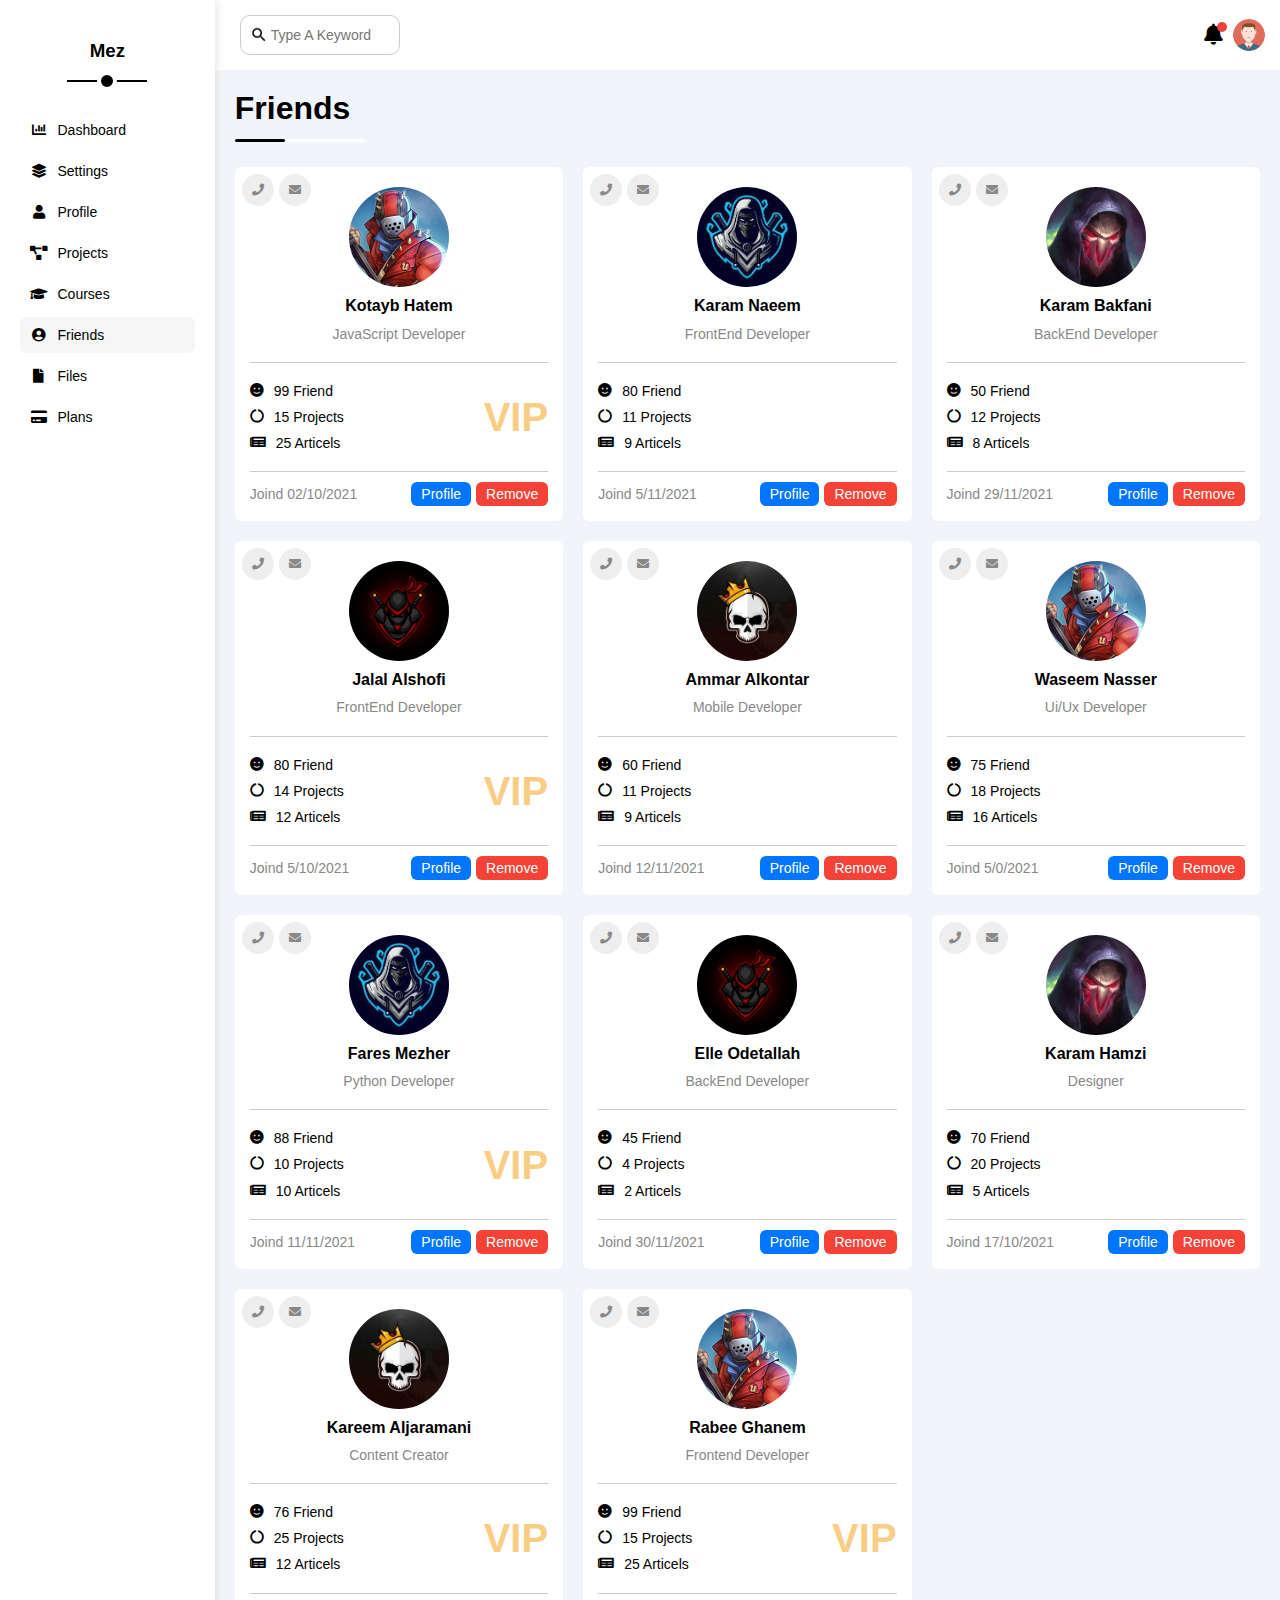
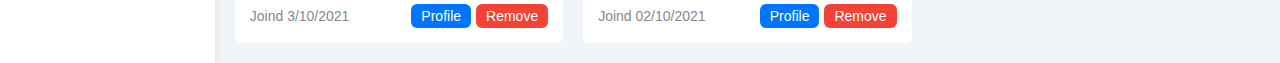
<file: friends.html>
<!DOCTYPE html>
<html lang="en">
    <head>
        <meta charset="UTF-8">
        <meta http-equiv="X-UA-Compatible" content="IE=edge">
        <meta name="viewport" content="width=device-width, initial-scale=1.0">
        <title>Dashboard</title>
        <!-- Icon Of Website -->
        <link rel="shortcut icon" href="images/" type="image/x-icon"> 
        <!-- Font Awesome -->
        <link rel="stylesheet" href="css/all.min.css">
        <!-- Animate Css -->
        <link rel="stylesheet" href="css/animate.min.css">
        <!-- Google Font -->
        <link rel="preconnect" href="https://fonts.googleapis.com">
        <link rel="preconnect" href="https://fonts.gstatic.com" crossorigin>
        <link href="https://fonts.googleapis.com/css2?family=Open+Sans:ital,wght@0,300;0,400;0,500;0,600;0,700;0,800;1,300;1,400;1,500;1,600;1,700;1,800&display=swap" rel="stylesheet">
        <!--render all elements in normalize-->
        <link rel="stylesheet" href="css/normalize.css">
        <!-- Css Framework -->
        <link rel="stylesheet" href="css/framework.css">
        <!-- Main Css File -->
        <link rel="stylesheet" href="scss/style.css">
    </head>
    <body>    
        <!-- Main Page -->
        <main class="m-0 page d-f">
            <!-- Start Side Bar  -->
            <aside class="sidebar bg-white p-20 relative b-shadow">
                <h3 class="relative mt-0 txt-c">mez</h3>
                <ul class="p-0">
                    <li>
                        <a class="d-f p-10 align-c br-6 fs-14 black" href="index.html">
                            <i class="fas fa-chart-bar fa-fw"></i>
                            <span>dashboard</span> 
                        </a>
                    </li>
                    <li>
                        <a class="d-f p-10 align-c br-6 fs-14 black" href="settings.html">
                            <i class="fas fa-layer-group fa-fw"></i>
                            <span>settings</span> 
                        </a>
                    </li>
                    <li>
                        <a class="d-f p-10 align-c br-6 fs-14 black" href="profile.html">
                            <i class="fas fa-user fa-fw"></i>
                            <span>profile</span> 
                        </a>
                    </li>
                    <li>
                        <a class="d-f p-10 align-c br-6 fs-14 black" href="projects.html">
                            <i class="fas fa-project-diagram fa-fw"></i>
                            <span>projects</span> 
                        </a>
                    </li>
                    <li>
                        <a class="d-f p-10 align-c br-6 fs-14 black" href="courses.html">
                            <i class="fas fa-graduation-cap fa-fw"></i>
                            <span>courses</span> 
                        </a>
                    </li>
                    <li>
                        <a class="active d-f p-10 align-c br-6 fs-14 black" href="friends.html">
                            <i class="fas fa-user-circle fa-fw"></i>
                            <span>friends</span> 
                        </a>
                    </li>
                    <li>
                        <a class="d-f p-10 align-c br-6 fs-14 black" href="files.html">
                            <i class="fas fa-file fa-fw"></i>
                            <span>files</span> 
                        </a>
                    </li>
                    <li>
                        <a class="d-f p-10 align-c br-6 fs-14 black" href="plans.html">
                            <i class="fas fa-credit-card fa-fw"></i>
                            <span>plans</span> 
                        </a>
                    </li>
                </ul>
            </aside>
            <!-- End Side Bar  -->

            <!-- Start Content -->
            <section class="content w-full relative overflow-h">
                <!-- Start Header -->
                <header class="head p-15 space-between bg-white">
                    <form class="search relative">
                        <input type="search" class="p-10 b br-10" placeholder="Type A Keyword">
                    </form>
                    <div class="icons d-f align-c g-10">
                        <span class="notification relative">
                            <a href="notification.html">
                                <i class="fas fa-bell fa-lg pointer black"></i>                                
                            </a>
                        </span>
                        <div class="img circle align-c">
                            <a href="profile.html">
                                <img class="circle pointer" class="pointer"  src="images/avatar.png" alt="avatar">
                            </a>
                        </div>
                    </div>
                </header>
                <!-- End Header -->
                <h1 class="relative">friends</h1>
                <!-- Start Courses Page -->
                <div class="friends-page m-20 d-g g-20">
                </div>
                <!-- End Courses Page -->
            </section>
            <!-- End Content -->
        </main>

        <!-- Importing JQuery File  -->
        <script src="js/jquery-3.6.3.min.js"></script>
        <!-- Main Js File -->
        <script src="js/friend.js"></script>
    </body>
</html>
</file>
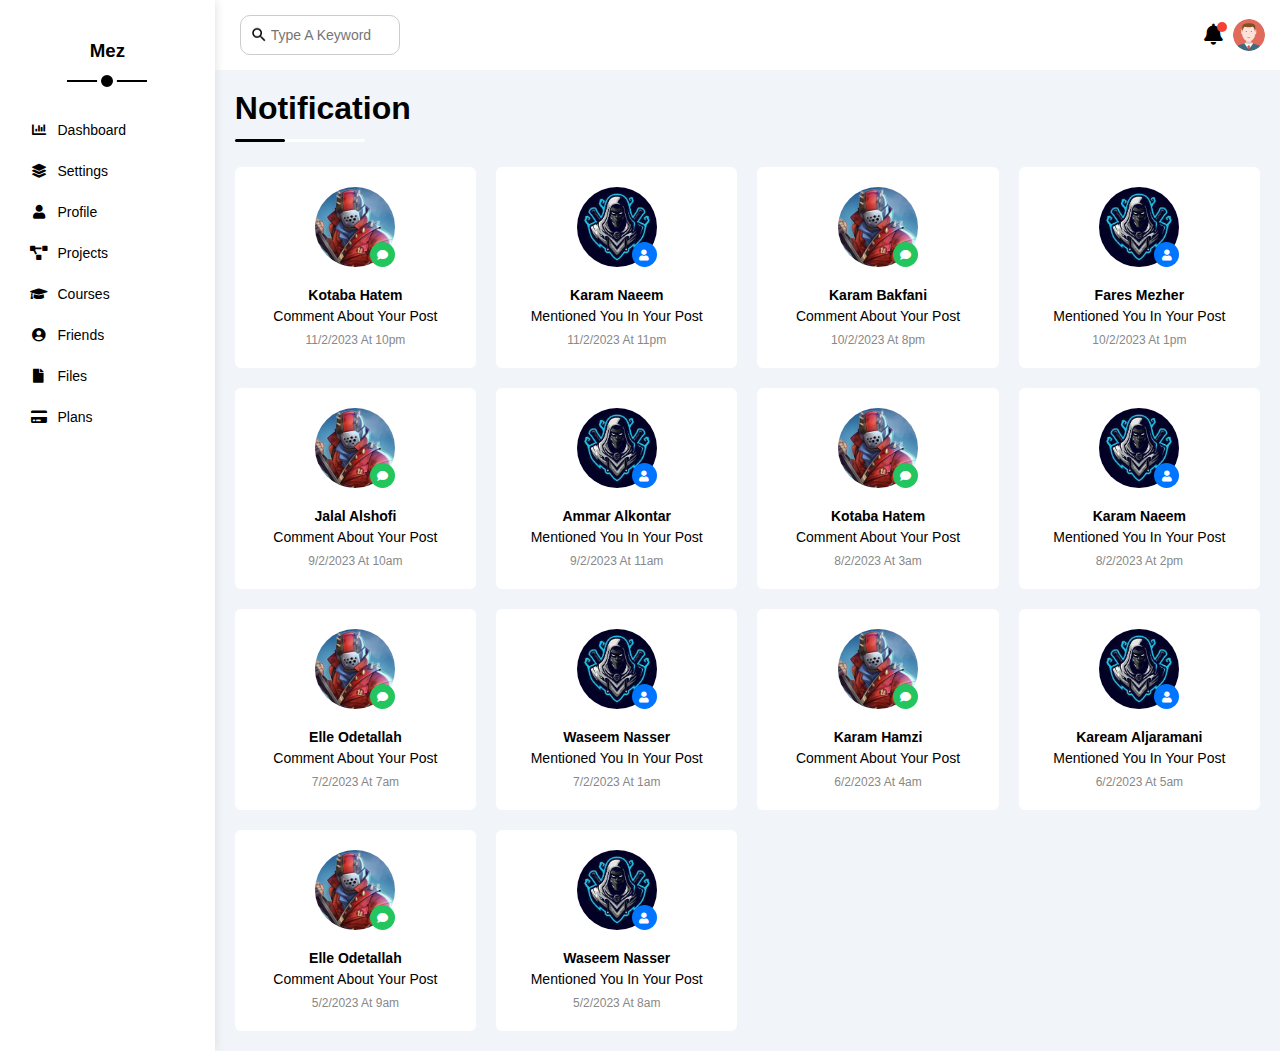
<file: notification.html>
<!DOCTYPE html>
<html lang="en">
    <head>
        <meta charset="UTF-8">
        <meta http-equiv="X-UA-Compatible" content="IE=edge">
        <meta name="viewport" content="width=device-width, initial-scale=1.0">
        <title>Dashboard</title>
        <!-- Icon Of Website -->
        <link rel="shortcut icon" href="images/" type="image/x-icon"> 
        <!-- Font Awesome -->
        <link rel="stylesheet" href="css/all.min.css">
        <!-- Animate Css -->
        <link rel="stylesheet" href="css/animate.min.css">
        <!-- Google Font -->
        <link rel="preconnect" href="https://fonts.googleapis.com">
        <link rel="preconnect" href="https://fonts.gstatic.com" crossorigin>
        <link href="https://fonts.googleapis.com/css2?family=Open+Sans:ital,wght@0,300;0,400;0,500;0,600;0,700;0,800;1,300;1,400;1,500;1,600;1,700;1,800&display=swap" rel="stylesheet">
        <!--render all elements in normalize-->
        <link rel="stylesheet" href="css/normalize.css">
        <!-- Css Framework -->
        <link rel="stylesheet" href="css/framework.css">
        <!-- Main Css File -->
        <link rel="stylesheet" href="scss/style.css">
    </head>
    <body>    
        <!-- Main Page -->
        <main class="m-0 page d-f">
            <!-- Start Side Bar  -->
            <aside class="sidebar bg-white p-20 relative b-shadow">
                <h3 class="relative mt-0 txt-c">mez</h3>
                <ul class="p-0">
                    <li>
                        <a class="d-f p-10 align-c br-6 fs-14 black" href="index.html">
                            <i class="fas fa-chart-bar fa-fw"></i>
                            <span>dashboard</span> 
                        </a>
                    </li>
                    <li>
                        <a class="d-f p-10 align-c br-6 fs-14 black" href="settings.html">
                            <i class="fas fa-layer-group fa-fw"></i>
                            <span>settings</span> 
                        </a>
                    </li>
                    <li>
                        <a class="d-f p-10 align-c br-6 fs-14 black" href="profile.html">
                            <i class="fas fa-user fa-fw"></i>
                            <span>profile</span> 
                        </a>
                    </li>
                    <li>
                        <a class="d-f p-10 align-c br-6 fs-14 black" href="projects.html">
                            <i class="fas fa-project-diagram fa-fw"></i>
                            <span>projects</span> 
                        </a>
                    </li>
                    <li>
                        <a class="d-f p-10 align-c br-6 fs-14 black" href="courses.html">
                            <i class="fas fa-graduation-cap fa-fw"></i>
                            <span>courses</span> 
                        </a>
                    </li>
                    <li>
                        <a class="d-f p-10 align-c br-6 fs-14 black" href="friends.html">
                            <i class="fas fa-user-circle fa-fw"></i>
                            <span>friends</span> 
                        </a>
                    </li>
                    <li>
                        <a class="d-f p-10 align-c br-6 fs-14 black" href="files.html">
                            <i class="fas fa-file fa-fw"></i>
                            <span>files</span> 
                        </a>
                    </li>
                    <li>
                        <a class="d-f p-10 align-c br-6 fs-14 black" href="plans.html">
                            <i class="fas fa-credit-card fa-fw"></i>
                            <span>plans</span> 
                        </a>
                    </li>
                </ul>
            </aside>
            <!-- End Side Bar  -->

            <!-- Start Content -->
            <section class="content w-full relative overflow-h">
                <!-- Start Header -->
                <header class="head p-15 space-between bg-white">
                    <form class="search relative">
                        <input type="search" class="p-10 b br-10" placeholder="Type A Keyword">
                    </form>
                    <div class="icons d-f align-c g-10">
                        <span class="notification relative">
                            <i class="fas fa-bell fa-lg pointer"></i>
                        </span>
                        <div class="img circle align-c">
                            <a href="profile.html">
                                <img class="circle pointer" class="pointer"  src="images/avatar.png" alt="avatar">
                            </a>
                        </div>
                    </div>
                </header>
                <!-- End Header -->
                <h1 class="relative">notification</h1>
                <!-- Start Notification -->
                <div class="notifications-page d-g g-20 m-20 fa-comm">
                </div>
                <!-- End Notification -->
            </section>
            <!-- End Content -->
        </main>

        <!-- Importing JQuery File  -->
        <script src="js/jquery-3.6.3.min.js"></script>
        <!-- Main Js File -->
        <script src="js/notification.js"></script>
    </body>
</html>
</file>
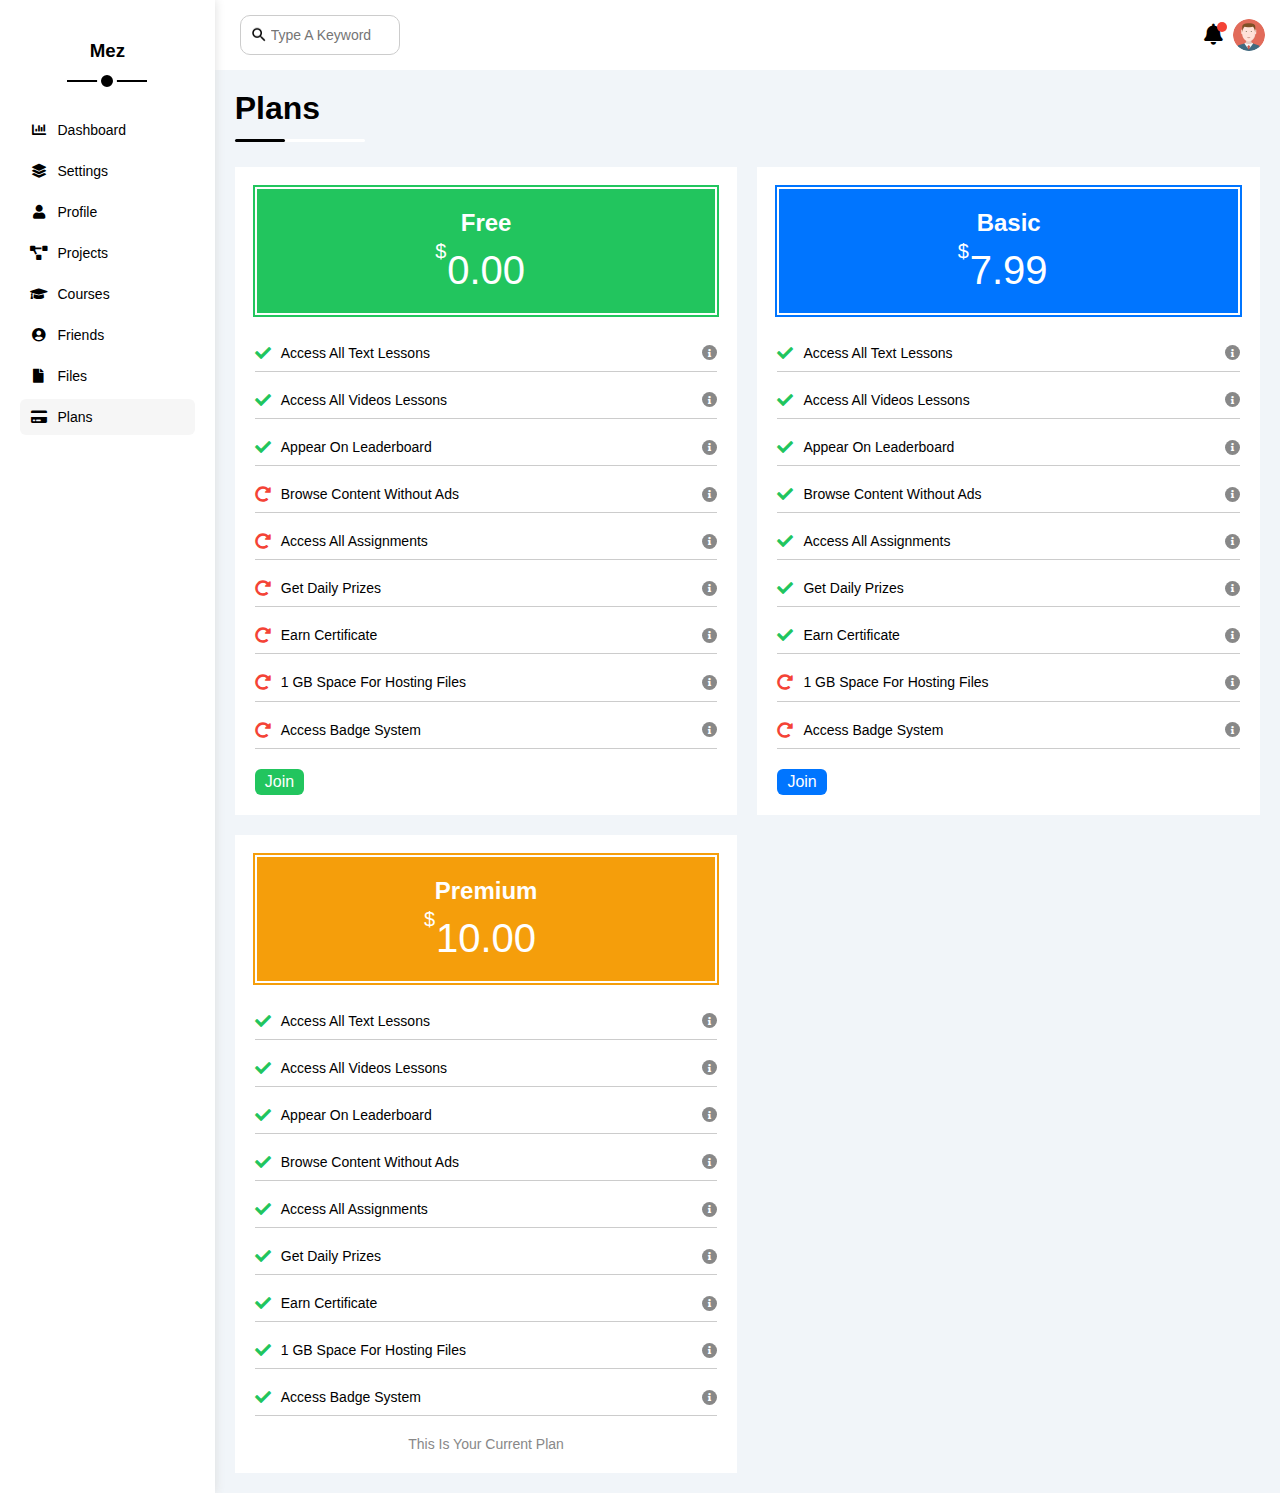
<file: plans.html>
<!DOCTYPE html>
<html lang="en">
    <head>
        <meta charset="UTF-8">
        <meta http-equiv="X-UA-Compatible" content="IE=edge">
        <meta name="viewport" content="width=device-width, initial-scale=1.0">
        <title>Dashboard</title>
        <!-- Icon Of Website -->
        <link rel="shortcut icon" href="images/" type="image/x-icon"> 
        <!-- Font Awesome -->
        <link rel="stylesheet" href="css/all.min.css">
        <!-- Animate Css -->
        <link rel="stylesheet" href="css/animate.min.css">
        <!-- Google Font -->
        <link rel="preconnect" href="https://fonts.googleapis.com">
        <link rel="preconnect" href="https://fonts.gstatic.com" crossorigin>
        <link href="https://fonts.googleapis.com/css2?family=Open+Sans:ital,wght@0,300;0,400;0,500;0,600;0,700;0,800;1,300;1,400;1,500;1,600;1,700;1,800&display=swap" rel="stylesheet">
        <!--render all elements in normalize-->
        <link rel="stylesheet" href="css/normalize.css">
        <!-- Css Framework -->
        <link rel="stylesheet" href="css/framework.css">
        <!-- Main Css File -->
        <link rel="stylesheet" href="scss/style.css">
    </head>
    <body>    
        <!-- Main Page -->
        <main class="m-0 page d-f">
            <!-- Start Side Bar  -->
            <aside class="sidebar bg-white p-20 relative b-shadow">
                <h3 class="relative mt-0 txt-c">mez</h3>
                <ul class="p-0">
                    <li>
                        <a class="d-f p-10 align-c br-6 fs-14 black" href="index.html">
                            <i class="fas fa-chart-bar fa-fw"></i>
                            <span>dashboard</span> 
                        </a>
                    </li>
                    <li>
                        <a class="d-f p-10 align-c br-6 fs-14 black" href="settings.html">
                            <i class="fas fa-layer-group fa-fw"></i>
                            <span>settings</span> 
                        </a>
                    </li>
                    <li>
                        <a class="d-f p-10 align-c br-6 fs-14 black" href="profile.html">
                            <i class="fas fa-user fa-fw"></i>
                            <span>profile</span> 
                        </a>
                    </li>
                    <li>
                        <a class="d-f p-10 align-c br-6 fs-14 black" href="projects.html">
                            <i class="fas fa-project-diagram fa-fw"></i>
                            <span>projects</span> 
                        </a>
                    </li>
                    <li>
                        <a class="d-f p-10 align-c br-6 fs-14 black" href="courses.html">
                            <i class="fas fa-graduation-cap fa-fw"></i>
                            <span>courses</span> 
                        </a>
                    </li>
                    <li>
                        <a class="d-f p-10 align-c br-6 fs-14 black" href="friends.html">
                            <i class="fas fa-user-circle fa-fw"></i>
                            <span>friends</span> 
                        </a>
                    </li>
                    <li>
                        <a class="d-f p-10 align-c br-6 fs-14 black" href="files.html">
                            <i class="fas fa-file fa-fw"></i>
                            <span>files</span> 
                        </a>
                    </li>
                    <li>
                        <a class="active d-f p-10 align-c br-6 fs-14 black" href="plans.html">
                            <i class="fas fa-credit-card fa-fw"></i>
                            <span>plans</span> 
                        </a>
                    </li>
                </ul>
            </aside>
            <!-- End Side Bar  -->

            <!-- Start Content -->
            <section class="content w-full relative overflow-h">
                <!-- Start Header -->
                <header class="head p-15 space-between bg-white">
                    <form class="search relative">
                        <input type="search" class="p-10 b br-10" placeholder="Type A Keyword">
                    </form>
                    <div class="icons d-f align-c g-10">
                        <span class="notification relative">
                            <a href="notification.html">
                                <i class="fas fa-bell fa-lg pointer black"></i>                                
                            </a>
                        </span>
                        <div class="img circle align-c">
                            <a href="profile.html">
                                <img class="circle pointer" class="pointer"  src="images/avatar.png" alt="avatar">
                            </a>
                        </div>
                    </div>
                </header>
                <!-- End Header -->
                <h1 class="relative">plans</h1>
                <!-- Start Plans Page -->
                <div class="plans-page m-20 d-g g-20">
                    <div class="plan bg-white p-20">
                        <div class="title p-20 bg-green d-f center white column">
                            <h2>free</h2>
                            <span class="mt-10 relative">0.00</span>
                        </div>
                        <div class="details d-f column g-10 mt-20">
                            <div class="row pointer space-between p-10">
                                <span class="d-f g-10">
                                    <i class="fas fa-check green"></i>
                                    <p class="fs-14">access all text lessons</p>
                                </span>
                                <div class="icon circle bg-grey p-5 pointer white d-f center">
                                    <i class="fas fa-info"></i>
                                </div>
                            </div>
                            <div class="row pointer space-between p-10">
                                <span class="d-f g-10">
                                    <i class="fas fa-check green"></i>
                                    <p class="fs-14">Access All Videos Lessons</p>
                                </span>
                                <div class="icon circle bg-grey p-5 pointer white d-f center">
                                    <i class="fas fa-info"></i>
                                </div>
                            </div>
                            <div class="row pointer space-between p-10">
                                <span class="d-f g-10">
                                    <i class="fas fa-check green"></i>
                                    <p class="fs-14">Appear On Leaderboard</p>
                                </span>
                                <div class="icon circle bg-grey p-5 pointer white d-f center">
                                    <i class="fas fa-info"></i>
                                </div>
                            </div>
                            <div class="row pointer space-between p-10">
                                <span class="d-f g-10">
                                    <i class="fas fa-redo-alt red"></i>
                                    <p class="fs-14">Browse Content Without Ads</p>
                                </span>
                                <div class="icon circle bg-grey p-5 pointer white d-f center">
                                    <i class="fas fa-info"></i>
                                </div>
                            </div>
                            <div class="row pointer space-between p-10">
                                <span class="d-f g-10">
                                    <i class="fas fa-redo-alt red"></i>
                                    <p class="fs-14">Access All Assignments</p>
                                </span>
                                <div class="icon circle bg-grey p-5 pointer white d-f center">
                                    <i class="fas fa-info"></i>
                                </div>
                            </div>
                            <div class="row pointer space-between p-10">
                                <span class="d-f g-10">
                                    <i class="fas fa-redo-alt red"></i>
                                    <p class="fs-14">Get Daily Prizes</p>
                                </span>
                                <div class="icon circle bg-grey p-5 pointer white d-f center">
                                    <i class="fas fa-info"></i>
                                </div>
                            </div>
                            <div class="row pointer space-between p-10">
                                <span class="d-f g-10">
                                    <i class="fas fa-redo-alt red"></i>
                                    <p class="fs-14">Earn Certificate</p>
                                </span>
                                <div class="icon circle bg-grey p-5 pointer white d-f center">
                                    <i class="fas fa-info"></i>
                                </div>
                            </div>
                            <div class="row pointer space-between p-10">
                                <span class="d-f g-10">
                                    <i class="fas fa-redo-alt red"></i>
                                    <p class="fs-14">1 GB Space For Hosting Files</p>
                                </span>
                                <div class="icon circle bg-grey p-5 pointer white d-f center">
                                    <i class="fas fa-info"></i>
                                </div>
                            </div>
                            <div class="row pointer space-between p-10">
                                <span class="d-f g-10">
                                    <i class="fas fa-redo-alt red"></i>
                                    <p class="fs-14">Access Badge System</p>
                                </span>
                                <div class="icon circle bg-grey p-5 pointer white d-f center">
                                    <i class="fas fa-info"></i>
                                </div>
                            </div>
                            
                        </div>
                        <div class="btn-green mt-20">join</div>
                    </div>

                    <div class="plan bg-white p-20">
                        <div class="title p-20 bg-blue d-f center white column">
                            <h2>basic</h2>
                            <span class="mt-10 relative">7.99</span>
                        </div>
                        <div class="details d-f column g-10 mt-20">
                            <div class="row pointer space-between p-10">
                                <span class="d-f g-10">
                                    <i class="fas fa-check green"></i>
                                    <p class="fs-14">access all text lessons</p>
                                </span>
                                <div class="icon circle bg-grey p-5 pointer white d-f center">
                                    <i class="fas fa-info"></i>
                                </div>
                            </div>
                            <div class="row pointer space-between p-10">
                                <span class="d-f g-10">
                                    <i class="fas fa-check green"></i>
                                    <p class="fs-14">Access All Videos Lessons</p>
                                </span>
                                <div class="icon circle bg-grey p-5 pointer white d-f center">
                                    <i class="fas fa-info"></i>
                                </div>
                            </div>
                            <div class="row pointer space-between p-10">
                                <span class="d-f g-10">
                                    <i class="fas fa-check green"></i>
                                    <p class="fs-14">Appear On Leaderboard</p>
                                </span>
                                <div class="icon circle bg-grey p-5 pointer white d-f center">
                                    <i class="fas fa-info"></i>
                                </div>
                            </div>
                            <div class="row pointer space-between p-10">
                                <span class="d-f g-10">
                                    <i class="fas fa-check green"></i>
                                    <p class="fs-14">Browse Content Without Ads</p>
                                </span>
                                <div class="icon circle bg-grey p-5 pointer white d-f center">
                                    <i class="fas fa-info"></i>
                                </div>
                            </div>
                            <div class="row pointer space-between p-10">
                                <span class="d-f g-10">
                                    <i class="fas fa-check green"></i>
                                    <p class="fs-14">Access All Assignments</p>
                                </span>
                                <div class="icon circle bg-grey p-5 pointer white d-f center">
                                    <i class="fas fa-info"></i>
                                </div>
                            </div>
                            <div class="row pointer space-between p-10">
                                <span class="d-f g-10">
                                    <i class="fas fa-check green"></i>
                                    <p class="fs-14">Get Daily Prizes</p>
                                </span>
                                <div class="icon circle bg-grey p-5 pointer white d-f center">
                                    <i class="fas fa-info"></i>
                                </div>
                            </div>
                            <div class="row pointer space-between p-10">
                                <span class="d-f g-10">
                                    <i class="fas fa-check green"></i>
                                    <p class="fs-14">Earn Certificate</p>
                                </span>
                                <div class="icon circle bg-grey p-5 pointer white d-f center">
                                    <i class="fas fa-info"></i>
                                </div>
                            </div>
                            <div class="row pointer space-between p-10">
                                <span class="d-f g-10">
                                    <i class="fas fa-redo-alt red"></i>
                                    <p class="fs-14">1 GB Space For Hosting Files</p>
                                </span>
                                <div class="icon circle bg-grey p-5 pointer white d-f center">
                                    <i class="fas fa-info"></i>
                                </div>
                            </div>
                            <div class="row pointer space-between p-10">
                                <span class="d-f g-10">
                                    <i class="fas fa-redo-alt red"></i>
                                    <p class="fs-14">Access Badge System</p>
                                </span>
                                <div class="icon circle bg-grey p-5 pointer white d-f center">
                                    <i class="fas fa-info"></i>
                                </div>
                            </div>
                            
                        </div>
                        <div class="btn-blue mt-20">join</div>
                    </div>

                    <div class="plan bg-white p-20">
                        <div class="title p-20 bg-orange d-f center white column">
                            <h2>premium</h2>
                            <span class="mt-10 relative">10.00</span>
                        </div>
                        <div class="details d-f column g-10 mt-20">
                            <div class="row pointer space-between p-10">
                                <span class="d-f g-10">
                                    <i class="fas fa-check green"></i>
                                    <p class="fs-14">access all text lessons</p>
                                </span>
                                <div class="icon circle bg-grey p-5 pointer white d-f center">
                                    <i class="fas fa-info"></i>
                                </div>
                            </div>
                            <div class="row pointer space-between p-10">
                                <span class="d-f g-10">
                                    <i class="fas fa-check green"></i>
                                    <p class="fs-14">Access All Videos Lessons</p>
                                </span>
                                <div class="icon circle bg-grey p-5 pointer white d-f center">
                                    <i class="fas fa-info"></i>
                                </div>
                            </div>
                            <div class="row pointer space-between p-10">
                                <span class="d-f g-10">
                                    <i class="fas fa-check green"></i>
                                    <p class="fs-14">Appear On Leaderboard</p>
                                </span>
                                <div class="icon circle bg-grey p-5 pointer white d-f center">
                                    <i class="fas fa-info"></i>
                                </div>
                            </div>
                            <div class="row pointer space-between p-10">
                                <span class="d-f g-10">
                                    <i class="fas fa-check green"></i>
                                    <p class="fs-14">Browse Content Without Ads</p>
                                </span>
                                <div class="icon circle bg-grey p-5 pointer white d-f center">
                                    <i class="fas fa-info"></i>
                                </div>
                            </div>
                            <div class="row pointer space-between p-10">
                                <span class="d-f g-10">
                                    <i class="fas fa-check green"></i>
                                    <p class="fs-14">Access All Assignments</p>
                                </span>
                                <div class="icon circle bg-grey p-5 pointer white d-f center">
                                    <i class="fas fa-info"></i>
                                </div>
                            </div>
                            <div class="row pointer space-between p-10">
                                <span class="d-f g-10">
                                    <i class="fas fa-check green"></i>
                                    <p class="fs-14">Get Daily Prizes</p>
                                </span>
                                <div class="icon circle bg-grey p-5 pointer white d-f center">
                                    <i class="fas fa-info"></i>
                                </div>
                            </div>
                            <div class="row pointer space-between p-10">
                                <span class="d-f g-10">
                                    <i class="fas fa-check green"></i>
                                    <p class="fs-14">Earn Certificate</p>
                                </span>
                                <div class="icon circle bg-grey p-5 pointer white d-f center">
                                    <i class="fas fa-info"></i>
                                </div>
                            </div>
                            <div class="row pointer space-between p-10">
                                <span class="d-f g-10">
                                    <i class="fas fa-check green"></i>
                                    <p class="fs-14">1 GB Space For Hosting Files</p>
                                </span>
                                <div class="icon circle bg-grey p-5 pointer white d-f center">
                                    <i class="fas fa-info"></i>
                                </div>
                            </div>
                            <div class="row pointer space-between p-10">
                                <span class="d-f g-10">
                                    <i class="fas fa-check green"></i>
                                    <p class="fs-14">Access Badge System</p>
                                </span>
                                <div class="icon circle bg-grey p-5 pointer white d-f center">
                                    <i class="fas fa-info"></i>
                                </div>
                            </div>
                            
                        </div>
                        <p class="grey mt-20 d-f center fs-14">This Is Your Current Plan</p>
                    </div>
                </div>
                <!-- End Plans Page -->
            </section>
            <!-- End Content -->
        </main>
    </body>
</html>
</file>
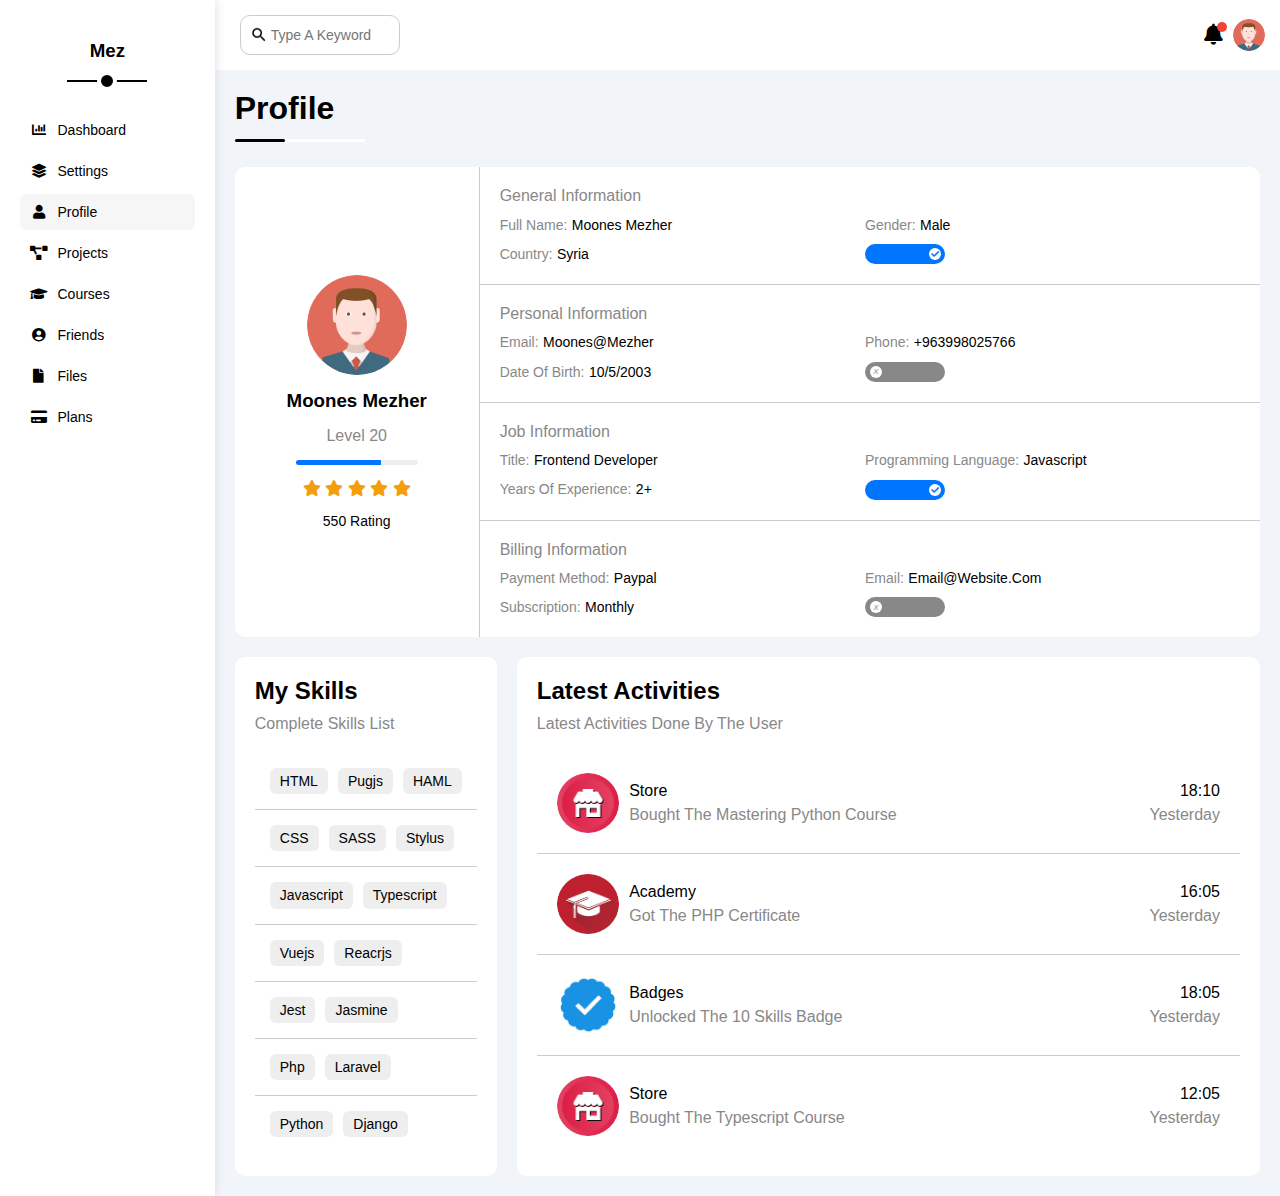
<file: profile.html>
<!DOCTYPE html>
<html lang="en">
    <head>
        <meta charset="UTF-8">
        <meta http-equiv="X-UA-Compatible" content="IE=edge">
        <meta name="viewport" content="width=device-width, initial-scale=1.0">
        <title>Dashboard</title>
        <!-- Icon Of Website -->
        <link rel="shortcut icon" href="images/" type="image/x-icon"> 
        <!-- Font Awesome -->
        <link rel="stylesheet" href="css/all.min.css">
        <!-- Animate Css -->
        <link rel="stylesheet" href="css/animate.min.css">
        <!-- Google Font -->
        <link rel="preconnect" href="https://fonts.googleapis.com">
        <link rel="preconnect" href="https://fonts.gstatic.com" crossorigin>
        <link href="https://fonts.googleapis.com/css2?family=Open+Sans:ital,wght@0,300;0,400;0,500;0,600;0,700;0,800;1,300;1,400;1,500;1,600;1,700;1,800&display=swap" rel="stylesheet">
        <!--render all elements in normalize-->
        <link rel="stylesheet" href="css/normalize.css">
        <!-- Css Framework -->
        <link rel="stylesheet" href="css/framework.css">
        <!-- Main Css File -->
        <link rel="stylesheet" href="scss/style.css">
    </head>
    <body>    
        <!-- Main Page -->
        <main class="m-0 page d-f">
            <!-- Start Side Bar  -->
            <aside class="sidebar bg-white p-20 relative b-shadow">
                <h3 class="relative mt-0 txt-c">mez</h3>
                <ul class="p-0">
                    <li>
                        <a class="d-f p-10 align-c br-6 fs-14 black" href="index.html">
                            <i class="fas fa-chart-bar fa-fw"></i>
                            <span>dashboard</span> 
                        </a>
                    </li>
                    <li>
                        <a class="d-f p-10 align-c br-6 fs-14 black" href="settings.html">
                            <i class="fas fa-layer-group fa-fw"></i>
                            <span>settings</span> 
                        </a>
                    </li>
                    <li>
                        <a class="active d-f p-10 align-c br-6 fs-14 black" href="profile.html">
                            <i class="fas fa-user fa-fw"></i>
                            <span>profile</span> 
                        </a>
                    </li>
                    <li>
                        <a class="d-f p-10 align-c br-6 fs-14 black" href="projects.html">
                            <i class="fas fa-project-diagram fa-fw"></i>
                            <span>projects</span> 
                        </a>
                    </li>
                    <li>
                        <a class="d-f p-10 align-c br-6 fs-14 black" href="courses.html">
                            <i class="fas fa-graduation-cap fa-fw"></i>
                            <span>courses</span> 
                        </a>
                    </li>
                    <li>
                        <a class="d-f p-10 align-c br-6 fs-14 black" href="friends.html">
                            <i class="fas fa-user-circle fa-fw"></i>
                            <span>friends</span> 
                        </a>
                    </li>
                    <li>
                        <a class="d-f p-10 align-c br-6 fs-14 black" href="files.html">
                            <i class="fas fa-file fa-fw"></i>
                            <span>files</span> 
                        </a>
                    </li>
                    <li>
                        <a class="d-f p-10 align-c br-6 fs-14 black" href="plans.html">
                            <i class="fas fa-credit-card fa-fw"></i>
                            <span>plans</span> 
                        </a>
                    </li>
                </ul>
            </aside>
            <!-- End Side Bar  -->

            <!-- Start Content -->
            <section class="content w-full relative overflow-h">
                <!-- Start Header -->
                <header class="head p-15 space-between bg-white">
                    <form class="search relative">
                        <input type="search" class="p-10 b br-10" placeholder="Type A Keyword">
                    </form>
                    <div class="icons d-f align-c g-10">
                        <span class="notification relative">
                            <a href="notification.html">
                                <i class="fas fa-bell fa-lg pointer black"></i>                                
                            </a>
                        </span>
                        <div class="img circle align-c">
                            <a href="profile.html">
                                <img class="circle pointer" class="pointer"  src="images/avatar.png" alt="avatar">
                            </a>
                        </div>
                    </div>
                </header>
                <!-- End Header -->
                <h1 class="relative">profile</h1>
                <!-- Start Profile -->
                <div class="profile m-20">
                    <!-- Start Profile Info -->
                    <div class="profile-info bg-white br-10 overflow-h d-f">
                    <div class="info d-f column center g-15 p-20">
                        <div class="img pointer circle overflow-h relative">
                            <img src="images/avatar.png" alt="profile">
                        </div>
                        <h3 class="txt-c">moones mezher</h3>
                        <p class="grey">level 20</p>
                        <div class="progress overflow-h">
                            <span class="bg-blue d-b"></span>
                        </div>
                        <div class="icon">
                            <i class="fas fa-star orange"></i>
                            <i class="fas fa-star orange"></i>
                            <i class="fas fa-star orange"></i>
                            <i class="fas fa-star orange"></i>
                            <i class="fas fa-star orange"></i>
                        </div>
                        <p class="rate fs-14">550 rating</p>
                    </div>
                    <div class="details w-full">
                        <div class="box p-20 d-f f-wrap align-c g-10">
                            <p class="grey w-full">general information</p>
                            <div>
                                <span class="grey fs-14">full name:</span>
                                <span class="fs-14">moones mezher</span>
                            </div>
                            <div>
                                <span class="grey fs-14">gender:</span>
                                <span class="fs-14">male</span>
                            </div>
                            <div>
                                <span class="grey fs-14">country:</span>
                                <span class="fs-14">syria</span>
                            </div>
                            <div>
                                <div class="check right">
                                    <span class="right">
                                        <i class="fas fa-check blue"></i>
                                        <i class="none">x</i>
                                    </span>
                                </div>
                            </div>
                        </div>

                        <div class="box p-20 d-f f-wrap align-c g-10">
                            <p class="grey w-full">personal information</p>
                            <div>
                                <span class="grey fs-14">email:</span>
                                <span class="fs-14">moones@mezher</span>
                            </div>
                            <div>
                                <span class="grey fs-14">phone:</span>
                                <span class="fs-14">+963998025766</span>
                            </div>
                            <div>
                                <span class="grey fs-14">date of birth:</span>
                                <span class="fs-14">10/5/2003</span>
                            </div>
                            <div>
                                <div class="check left">
                                    <span class="left">
                                        <i class="fas fa-check blue"></i>
                                        <i class="none">x</i>
                                    </span>
                                </div>
                            </div>
                        </div>

                        <div class="box p-20 d-f f-wrap align-c g-10">
                            <p class="grey w-full">job information</p>
                            <div>
                                <span class="grey fs-14">title:</span>
                                <span class="fs-14">frontend developer</span>
                            </div>
                            <div>
                                <span class="grey fs-14">programming language:</span>
                                <span class="fs-14">javascript</span>
                            </div>
                            <div>
                                <span class="grey fs-14">years of experience:</span>
                                <span class="fs-14">2+</span>
                            </div>
                            <div>
                                <div class="check right">
                                    <span class="right">
                                        <i class="fas fa-check blue"></i>
                                        <i class="none">x</i>
                                    </span>
                                </div>
                            </div>
                        </div>

                        <div class="box p-20 d-f f-wrap align-c g-10">
                            <p class="grey w-full">billing information</p>
                            <div>
                                <span class="grey fs-14">payment method:</span>
                                <span class="fs-14">paypal</span>
                            </div>
                            <div>
                                <span class="grey fs-14">email:</span>
                                <span class="fs-14">email@website.com</span>
                            </div>
                            <div>
                                <span class="grey fs-14">subscription:</span>
                                <span class="fs-14">monthly</span>
                            </div>
                            <div>
                                <div class="check left">
                                    <span class="left">
                                        <i class="fas fa-check blue"></i>
                                        <i class="none">x</i>
                                    </span>
                                </div>
                            </div>
                        </div>
                    </div>
                    </div>
                    <!--End Profile Info-->

                    <!-- Start Other Data -->
                    <div class="other-data d-f mt-20 g-20">
                        <!-- Start My Skills -->
                        <div class="skills bg-white overflow-h br-10 p-20">
                            <h2>My skills</h2>
                            <p class="grey mt-10">complete skills list</p>
                            <div class="content d-f column mt-20">
                                <div class="row p-15 d-f g-10 f-wrap ">
                                    <span class="p-5 br-6 fs-14">HTML</span>
                                    <span class="p-5 br-6 fs-14">Pugjs</span>
                                    <span class="p-5 br-6 fs-14">HAML</span>
                                </div>

                                <div class="row p-15 d-f g-10 f-wrap">
                                    <span class="p-5 br-6 fs-14">CSS</span>
                                    <span class="p-5 br-6 fs-14">SASS</span>
                                    <span class="p-5 br-6 fs-14">Stylus</span>
                                </div>

                                <div class="row p-15 d-f g-10 f-wrap">
                                    <span class="p-5 br-6 fs-14">javascript</span>
                                    <span class="p-5 br-6 fs-14">typescript</span>
                                </div>

                                <div class="row p-15 d-f g-10 f-wrap">
                                    <span class="p-5 br-6 fs-14">vuejs</span>
                                    <span class="p-5 br-6 fs-14">reacrjs</span>
                                </div>

                                <div class="row p-15 d-f g-10 f-wrap">
                                    <span class="p-5 br-6 fs-14">jest</span>
                                    <span class="p-5 br-6 fs-14">jasmine</span>
                                </div>

                                <div class="row p-15 d-f g-10 f-wrap">
                                    <span class="p-5 br-6 fs-14">php</span>
                                    <span class="p-5 br-6 fs-14">laravel</span>
                                </div>

                                <div class="row p-15 d-f g-10 f-wrap">
                                    <span class="p-5 br-6 fs-14">python</span>
                                    <span class="p-5 br-6 fs-14">django</span>
                                </div>
                            </div>
                        </div>
                        <!-- End My Skills -->

                        <!-- Start Latest Activities -->
                        <div class="latest-activities bg-white overflow-h br-10 p-20">
                            <h2>latest activities</h2>
                            <p class="grey mt-10">latest activities done by the user</p>
                            <div class="activities mt-20">
                                <div class="row d-f g-10 p-20 center">
                                    <div class="img overflow-h circle">
                                        <img src="images/activity-01 (1).png" alt="activities">
                                    </div>
                                    <div class="info w-full">
                                        <div class="space-between">
                                            <span>store</span>
                                            <span>18:10</span>
                                        </div>
                                        <div class="space-between mt-5 grey">
                                            <span>bought the mastering python course</span>
                                            <span>yesterday</span>
                                        </div>
                                    </div>
                                </div>

                                <div class="row d-f g-10 p-20 center">
                                    <div class="img overflow-h circle">
                                        <img src="images/activity-02.png" alt="activities">
                                    </div>
                                    <div class="info w-full">
                                        <div class="space-between">
                                            <span>academy</span>
                                            <span>16:05</span>
                                        </div>
                                        <div class="space-between mt-5 grey">
                                            <span>got the PHP certificate</span>
                                            <span>yesterday</span>
                                        </div>
                                    </div>
                                </div>

                                <div class="row d-f g-10 p-20 center">
                                    <div class="img overflow-h circle">
                                        <img src="images/activity-03.png" alt="activities">
                                    </div>
                                    <div class="info w-full">
                                        <div class="space-between">
                                            <span>badges</span>
                                            <span>18:05</span>
                                        </div>
                                        <div class="space-between mt-5 grey">
                                            <span>unlocked the 10 skills badge</span>
                                            <span>yesterday</span>
                                        </div>
                                    </div>
                                </div>

                                <div class="row d-f g-10 p-20 center">
                                    <div class="img overflow-h circle">
                                        <img src="images/activity-01 (1).png" alt="activities">
                                    </div>
                                    <div class="info w-full">
                                        <div class="space-between">
                                            <span>store</span>
                                            <span>12:05</span>
                                        </div>
                                        <div class="space-between mt-5 grey">
                                            <span>bought the typescript course</span>
                                            <span>yesterday</span>
                                        </div>
                                    </div>
                                </div>
                            </div>
                        </div>
                        <!-- End Latest Activities -->
                    </div>
                    <!-- End Other Data -->
                </div>
                <!-- End Profile -->
            </section>
            <!-- End Content -->
        </main>

        <!-- Importing JQuery File  -->
        <script src="js/jquery-3.6.3.min.js"></script>
        <!-- Main Js File --> 
        <script src="js/profile.js"></script>
    </body>
</html>
</file>
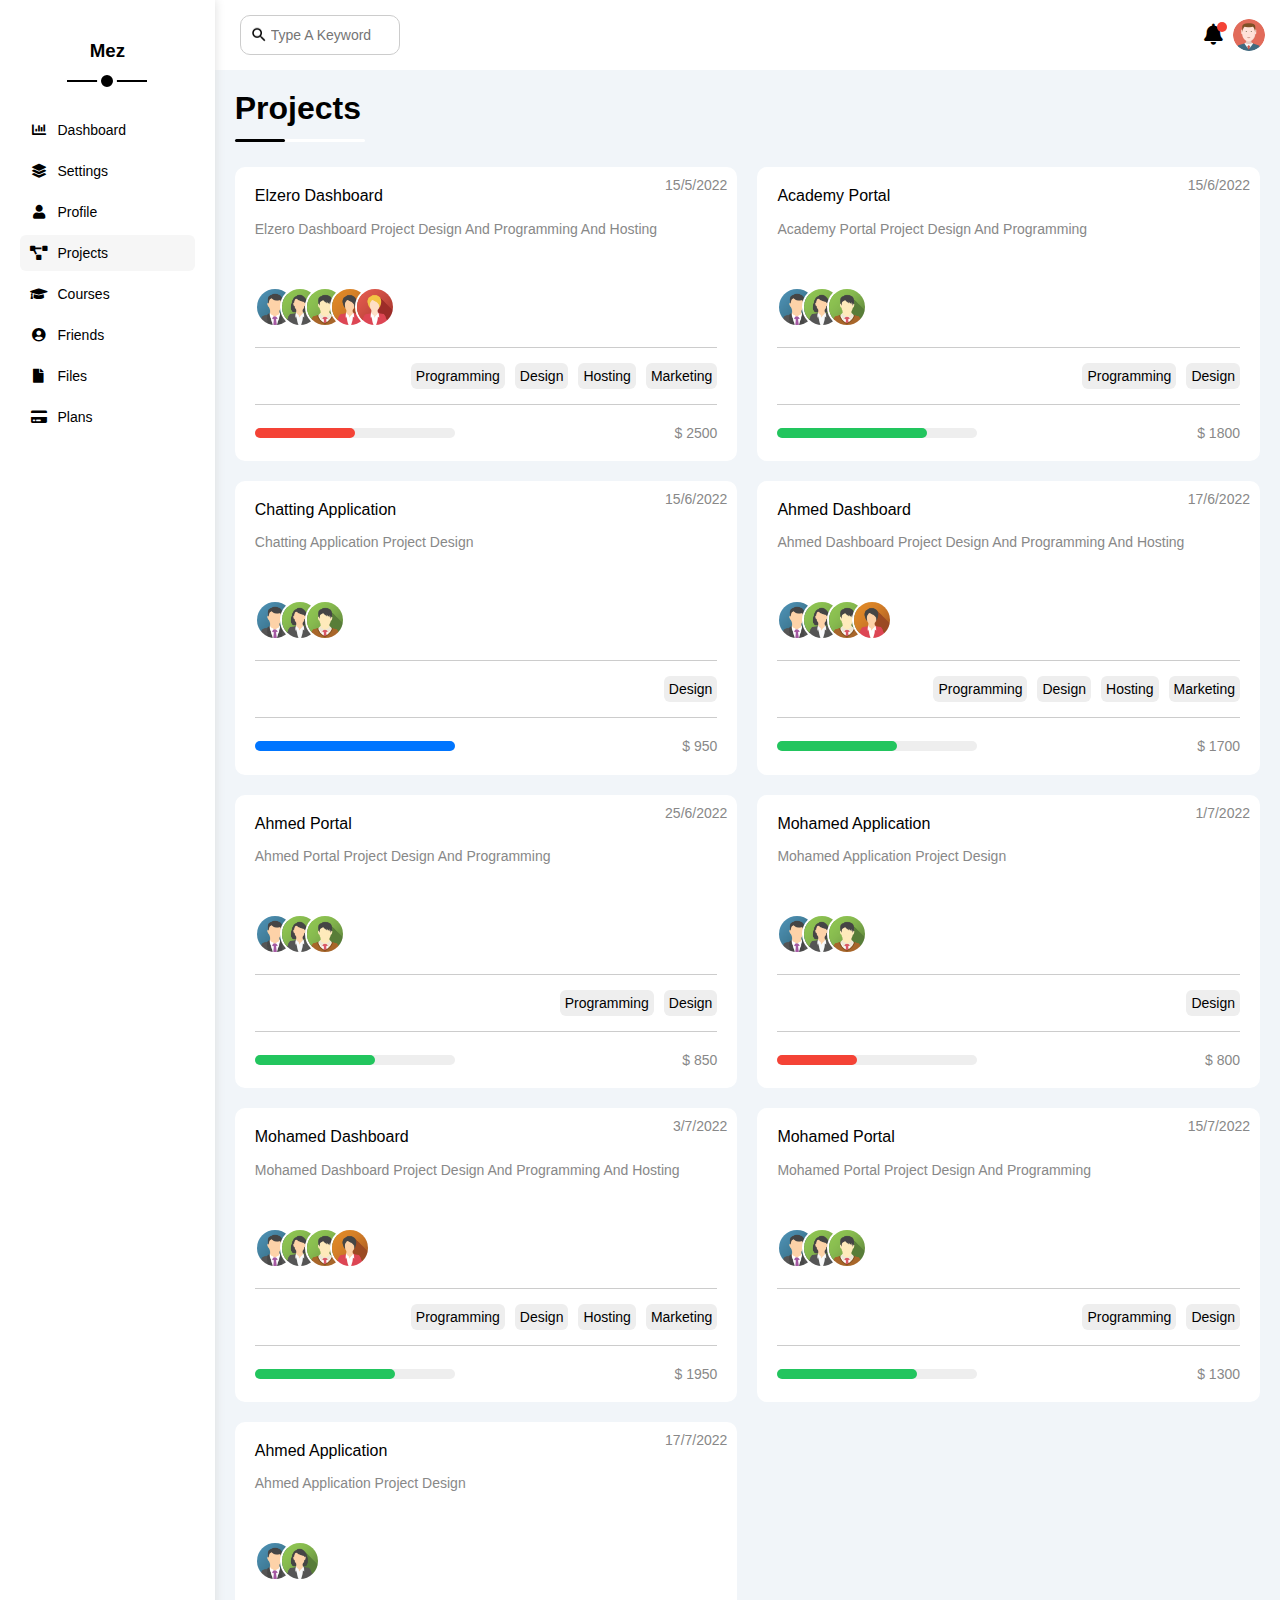
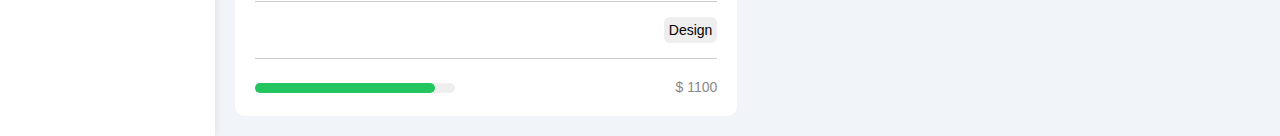
<file: projects.html>
<!DOCTYPE html>
<html lang="en">
    <head>
        <meta charset="UTF-8">
        <meta http-equiv="X-UA-Compatible" content="IE=edge">
        <meta name="viewport" content="width=device-width, initial-scale=1.0">
        <title>Dashboard</title>
        <!-- Icon Of Website -->
        <link rel="shortcut icon" href="images/" type="image/x-icon"> 
        <!-- Font Awesome -->
        <link rel="stylesheet" href="css/all.min.css">
        <!-- Animate Css -->
        <link rel="stylesheet" href="css/animate.min.css">
        <!-- Google Font -->
        <link rel="preconnect" href="https://fonts.googleapis.com">
        <link rel="preconnect" href="https://fonts.gstatic.com" crossorigin>
        <link href="https://fonts.googleapis.com/css2?family=Open+Sans:ital,wght@0,300;0,400;0,500;0,600;0,700;0,800;1,300;1,400;1,500;1,600;1,700;1,800&display=swap" rel="stylesheet">
        <!--render all elements in normalize-->
        <link rel="stylesheet" href="css/normalize.css">
        <!-- Css Framework -->
        <link rel="stylesheet" href="css/framework.css">
        <!-- Main Css File -->
        <link rel="stylesheet" href="scss/style.css">
    </head>
    <body>    
        <!-- Main Page -->
        <main class="m-0 page d-f">
            <!-- Start Side Bar  -->
            <aside class="sidebar bg-white p-20 relative b-shadow">
                <h3 class="relative mt-0 txt-c">mez</h3>
                <ul class="p-0">
                    <li>
                        <a class="d-f p-10 align-c br-6 fs-14 black" href="index.html">
                            <i class="fas fa-chart-bar fa-fw"></i>
                            <span>dashboard</span> 
                        </a>
                    </li>
                    <li>
                        <a class="d-f p-10 align-c br-6 fs-14 black" href="settings.html">
                            <i class="fas fa-layer-group fa-fw"></i>
                            <span>settings</span> 
                        </a>
                    </li>
                    <li>
                        <a class="d-f p-10 align-c br-6 fs-14 black" href="profile.html">
                            <i class="fas fa-user fa-fw"></i>
                            <span>profile</span> 
                        </a>
                    </li>
                    <li>
                        <a class="active d-f p-10 align-c br-6 fs-14 black" href="projects.html">
                            <i class="fas fa-project-diagram fa-fw"></i>
                            <span>projects</span> 
                        </a>
                    </li>
                    <li>
                        <a class="d-f p-10 align-c br-6 fs-14 black" href="courses.html">
                            <i class="fas fa-graduation-cap fa-fw"></i>
                            <span>courses</span> 
                        </a>
                    </li>
                    <li>
                        <a class="d-f p-10 align-c br-6 fs-14 black" href="friends.html">
                            <i class="fas fa-user-circle fa-fw"></i>
                            <span>friends</span> 
                        </a>
                    </li>
                    <li>
                        <a class="d-f p-10 align-c br-6 fs-14 black" href="files.html">
                            <i class="fas fa-file fa-fw"></i>
                            <span>files</span> 
                        </a>
                    </li>
                    <li>
                        <a class="d-f p-10 align-c br-6 fs-14 black" href="plans.html">
                            <i class="fas fa-credit-card fa-fw"></i>
                            <span>plans</span> 
                        </a>
                    </li>
                </ul>
            </aside>
            <!-- End Side Bar  -->

            <!-- Start Content -->
            <section class="content w-full relative overflow-h">
                <div class="toUp fixed none circle bg-white d-f center pointer b-shadow">
                    <i class="fas fa-long-arrow-alt-up blue"></i>
                </div>
                <!-- Start Header -->
                <header class="head p-15 space-between bg-white">
                    <form class="search relative">
                        <input type="search" class="p-10 b br-10" placeholder="Type A Keyword">
                    </form>
                    <div class="icons d-f align-c g-10">
                        <span class="notification relative">
                            <a href="notification.html">
                                <i class="fas fa-bell fa-lg pointer black"></i>                                
                            </a>
                        </span>
                        <div class="img circle align-c">
                            <a href="profile.html">
                                <img class="circle pointer" class="pointer"  src="images/avatar.png" alt="avatar">
                            </a>
                        </div>
                    </div>
                </header>
                <!-- End Header -->
                <h1 class="relative">projects</h1>
                <!-- Start Project Page -->
                <div class="project-page m-20 d-g g-20">
                </div>
                <!-- End Project Page -->
            </section>
            <!-- End Content -->
        </main>

        <!-- Importing JQuery File  -->
        <script src="js/jquery-3.6.3.min.js"></script>
        <!-- Main Js File -->
        <script src="js/projects.js"></script>
    </body>
</html>
</file>
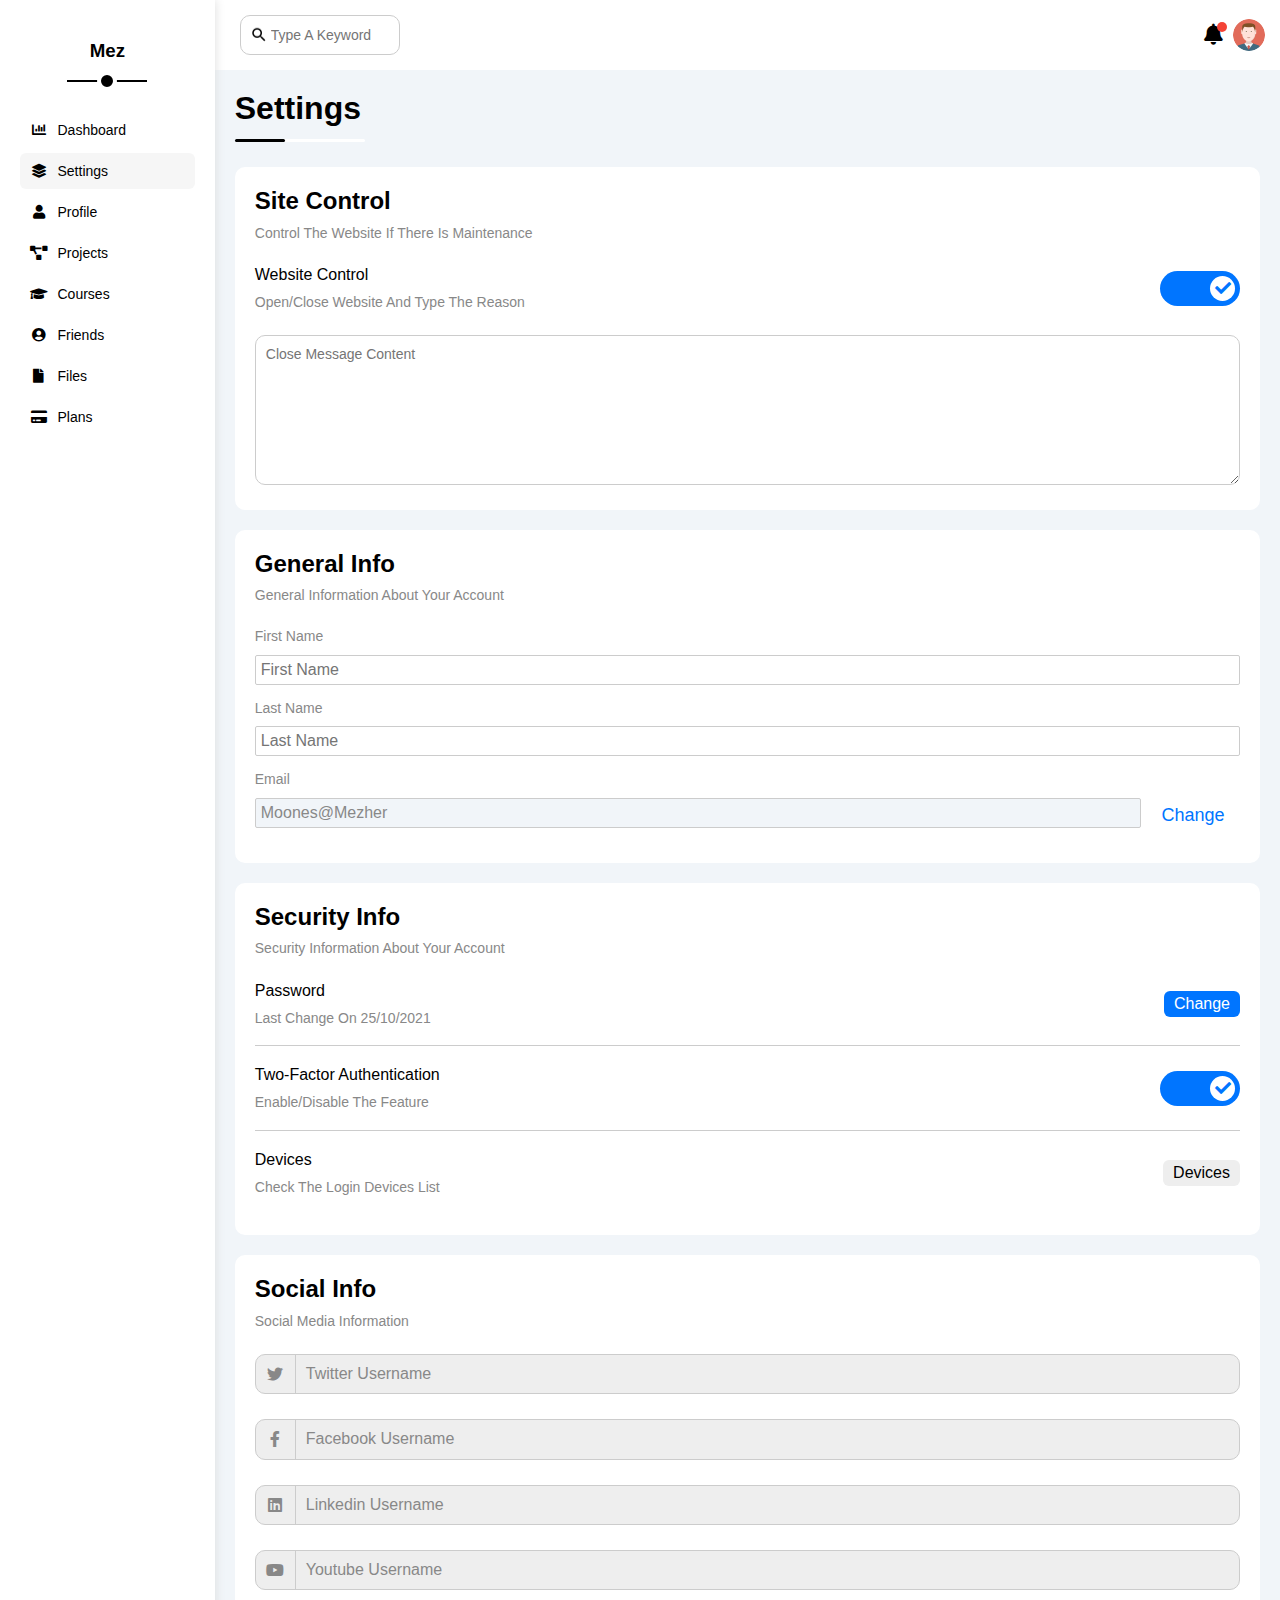
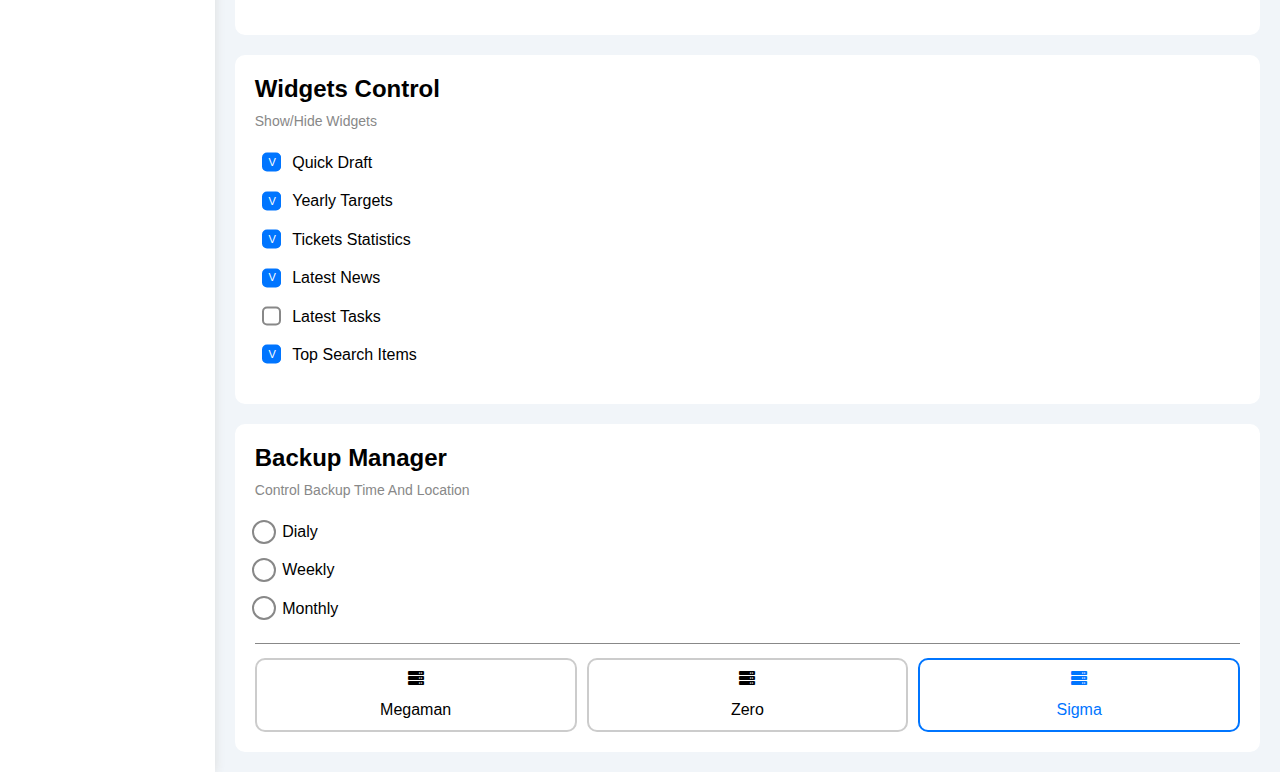
<file: settings.html>
<!DOCTYPE html>
<html lang="en">
    <head>
        <meta charset="UTF-8">
        <meta http-equiv="X-UA-Compatible" content="IE=edge">
        <meta name="viewport" content="width=device-width, initial-scale=1.0">
        <title>Dashboard</title>
        <!-- Icon Of Website -->
        <link rel="shortcut icon" href="images/" type="image/x-icon"> 
        <!-- Font Awesome -->
        <link rel="stylesheet" href="css/all.min.css">
        <!-- Animate Css -->
        <link rel="stylesheet" href="css/animate.min.css">
        <!-- Google Font -->
        <link rel="preconnect" href="https://fonts.googleapis.com">
        <link rel="preconnect" href="https://fonts.gstatic.com" crossorigin>
        <link href="https://fonts.googleapis.com/css2?family=Open+Sans:ital,wght@0,300;0,400;0,500;0,600;0,700;0,800;1,300;1,400;1,500;1,600;1,700;1,800&display=swap" rel="stylesheet">
        <!--render all elements in normalize-->
        <link rel="stylesheet" href="css/normalize.css">
        <!-- Css Framework -->
        <link rel="stylesheet" href="css/framework.css">
        <!-- Main Css File -->
        <link rel="stylesheet" href="scss/style.css">
    </head>
    <body>    
        <!-- Main Page -->
        <main class="m-0 page d-f">
            <!-- Start Side Bar  -->
            <aside class="sidebar bg-white p-20 relative b-shadow">
                <h3 class="relative mt-0 txt-c">mez</h3>
                <ul class="p-0">
                    <li>
                        <a class="d-f p-10 align-c br-6 fs-14 black" href="index.html">
                            <i class="fas fa-chart-bar fa-fw"></i>
                            <span>dashboard</span> 
                        </a>
                    </li>
                    <li>
                        <a class="active d-f p-10 align-c br-6 fs-14 black" href="settings.html">
                            <i class="fas fa-layer-group fa-fw"></i>
                            <span>settings</span> 
                        </a>
                    </li>
                    <li>
                        <a class="d-f p-10 align-c br-6 fs-14 black" href="profile.html">
                            <i class="fas fa-user fa-fw"></i>
                            <span>profile</span> 
                        </a>
                    </li>
                    <li>
                        <a class="d-f p-10 align-c br-6 fs-14 black" href="projects.html">
                            <i class="fas fa-project-diagram fa-fw"></i>
                            <span>projects</span> 
                        </a>
                    </li>
                    <li>
                        <a class="d-f p-10 align-c br-6 fs-14 black" href="courses.html">
                            <i class="fas fa-graduation-cap fa-fw"></i>
                            <span>courses</span> 
                        </a>
                    </li>
                    <li>
                        <a class="d-f p-10 align-c br-6 fs-14 black" href="friends.html">
                            <i class="fas fa-user-circle fa-fw"></i>
                            <span>friends</span> 
                        </a>
                    </li>
                    <li>
                        <a class="d-f p-10 align-c br-6 fs-14 black" href="files.html">
                            <i class="fas fa-file fa-fw"></i>
                            <span>files</span> 
                        </a>
                    </li>
                    <li>
                        <a class="d-f p-10 align-c br-6 fs-14 black" href="plans.html">
                            <i class="fas fa-credit-card fa-fw"></i>
                            <span>plans</span> 
                        </a>
                    </li>
                </ul>
            </aside>
            <!-- End Side Bar  -->

            <!-- Start Content -->
            <section class="content w-full relative overflow-h">
                <div class="toUp fixed none circle bg-white d-f center pointer b-shadow">
                    <i class="fas fa-long-arrow-alt-up blue"></i>
                </div>
                <!-- Start Header -->
                <header class="head p-15 space-between bg-white">
                    <form class="search relative">
                        <input type="search" class="p-10 b br-10" placeholder="Type A Keyword">
                    </form>
                    <div class="icons d-f align-c g-10">
                        <span class="notification relative">
                            <a href="notification.html">
                                <i class="fas fa-bell fa-lg pointer black"></i>                                
                            </a>
                        </span>
                        <div class="img circle align-c">
                            <a href="profile.html">
                                <img class="circle pointer" class="pointer"  src="images/avatar.png" alt="avatar">
                            </a>
                        </div>
                    </div>
                </header>
                <!-- End Header -->
                <h1 class="relative">settings</h1>
                <!-- Start Wrraper -->
                <div class="wrraper-settings d-g g-20">
                    <!-- Start Site Control  -->
                    <div class="control p-20 bg-white overflow-h br-10">
                        <h2>site control</h2>
                        <p class="grey fs-14 mt-10">control the website if there is maintenance</p>
                        <div class="website-control space-between mt-25">
                            <div class="info">
                                <p>website control</p>
                                <p class="grey fs-14 mt-10">open/close website and type the reason</p>
                            </div>
                            <div class="check right">
                                <span class="right">
                                    <i class="fas fa-check blue"></i>
                                    <i class="none">x</i>
                                </span>
                            </div>
                        </div>
                        <textarea class="w-full br-10 b p-10 mt-25" placeholder="close message content"></textarea>
                    </div>
                    <!-- End Site Control  -->     
                    
                    <!-- Start General Info -->
                    <div class="general-info overflow-h bg-white p-20 br-10">
                        <h2>general info</h2>
                        <p class="grey fs-14 mt-10">general information about your account</p>
                        <form class="mt-25 w-full">
                            <label for="first-name">
                                <p class="grey fs-14">first name</p>
                                <input class="w-full p-5 b mt-10" id="first-name" type="text" placeholder="first name">
                            </label>

                            <label for="last-name">
                                <p class="grey fs-14">last name</p>
                                <input class="w-full p-5 b mt-10" id="last-name" type="text" placeholder="last name">
                            </label>

                            <label for="last-name">
                                <p class="grey fs-14">email</p>
                                <div class="content d-f g-20 w-full align-c">
                                    <input class="p-5 b mt-10" type="email" value="moones@mezher" disabled>
                                    <a class="blue" href="#">change</a>
                                </div>
                            </label>
                        </form>
                    </div>
                    <!-- End General Info -->

                    <!-- Start Security -->
                    <div class="security bg-white overflow-h p-20 br-10">
                        <h2>security info</h2>
                        <p class="grey mt-10 fs-14">security information about your account</p>
                        <div class="content mt-25">
                            <div class="row space-between relative">
                                <div class="info">
                                    <p>password</p>
                                    <p class="grey fs-14 mt-10">last change on 25/10/2021</p>
                                </div>
                                <span class="btn-blue">change</span>
                            </div>
                            <div class="row space-between relative">
                                <div class="info">
                                    <p>two-factor authentication</p>
                                    <p class="grey fs-14 mt-10">enable/disable the feature</p>
                                </div>
                                <div class="check right">
                                    <span class="right">
                                        <i class="fas fa-check blue"></i>
                                        <i class="none">x</i>
                                    </span>
                                </div>
                            </div>
                            <div class="row space-between relative">
                                <div class="info">
                                    <p>devices</p>
                                    <p class="grey fs-14 mt-10">check the login devices list</p>
                                </div>
                                <span class="btn-blue">devices</span>
                            </div>
                        </div>
                    </div>
                    <!-- End Security -->

                    <!-- Start Social -->
                    <div class="social bg-white overflow-h p-20 br-10">
                        <h2>social info</h2>
                        <p class="grey mt-10 fs-14">social media information</p>
                        <div class="content mt-25">
                            <div class="row d-f b br-10 grey pointer">
                                <span class="icon d-f center p-10">
                                    <i class="fab fa-twitter"></i>
                                </span>
                                <span class="p-10">twitter username</span>
                            </div>

                            <div class="row d-f b br-10 grey pointer">
                                <span class="icon d-f center p-10">
                                    <i class="fab fa-facebook-f"></i>
                                </span>
                                <span class="p-10">facebook username</span>
                            </div>

                            <div class="row d-f b br-10 grey pointer">
                                <span class="icon d-f center p-10">
                                    <i class="fab fa-linkedin"></i>
                                </span>
                                <span class="p-10">linkedin username</span>
                            </div>

                            <div class="row d-f b br-10 grey pointer">
                                <span class="icon d-f center p-10">
                                    <i class="fab fa-youtube"></i>
                                </span>
                                <span class="p-10">youtube username</span>
                            </div>
                        </div>
                    </div>
                    <!-- End Social -->

                    <!-- Start Widgets Control -->
                    <div class="wedgets-control bg-white p-20 br-10 overflow-h">
                        <h2>widgets control</h2>
                        <p class="grey mt-10 fs-14">show/hide widgets</p>
                        <form class="mt-25">
                            <div class="row">
                                <input class="pointer" type="checkbox" id="one" checked>
                                <label class="relative pointer" for="one">quick draft</label>
                            </div>

                            <div class="row">
                                <input class="pointer" type="checkbox" id="two" checked>
                                <label class="relative pointer" for="two">yearly targets</label>
                            </div>

                            <div class="row">
                                <input class="pointer" type="checkbox" id="three" checked>
                                <label class="relative pointer" for="three">tickets statistics</label>
                            </div>

                            <div class="row">
                                <input class="pointer" type="checkbox" id="four" checked>
                                <label class="relative pointer" for="four">latest news</label>
                            </div>

                            <div class="row">
                                <input class="pointer" type="checkbox" id="five">
                                <label class="relative pointer" for="five">latest tasks</label>
                            </div>

                            <div class="row">
                                <input class="pointer" type="checkbox" id="six" checked>
                                <label class="relative pointer" for="six">top search items</label>
                            </div>
                        </form>
                    </div>
                    <!-- End Widgets Control -->

                    <!-- Start Backup Manager -->
                    <div class="backup-manager bg-white br-10 overflow-h p-20">
                        <h2>backup manager</h2>
                        <p class="grey mt-10 fs-14">control backup time and location</p>
                        <form class="mt-25">
                            <div class="row">
                                <input type="radio" name="backup" id="r-one">
                                <label class="relative" for="r-one">dialy</label>
                            </div>
                            <div class="row">
                                <input type="radio" name="backup" id="r-two">
                                <label class="relative" for="r-two">weekly</label>
                            </div>
                            <div class="row">
                                <input type="radio" name="backup" id="r-three">
                                <label class="relative" for="r-three">monthly</label>
                            </div>
                            <div class="servers relative space-between f-wrap g-10">
                                <div class="box pointer d-f center column g-15 p-10 b br-10">
                                    <i class="fas fa-server"></i>
                                    <p>megaman</p>
                                </div>
                                <div class="box pointer d-f center column g-15 p-10 b br-10">
                                    <i class="fas fa-server"></i>
                                    <p>zero</p>
                                </div>
                                <div class="box pointer d-f center column g-15 p-10 b br-10 checked">
                                    <i class="fas fa-server"></i>
                                    <p>sigma</p>
                                </div>
                            </div>
                        </form>
                    </div>
                    <!-- End Backup Manager -->
                </div>
                <!--End Wrraper-->
            </section>
            <!-- End Content -->
        </main>

        <!-- Importing JQuery File  -->
        <script src="js/jquery-3.6.3.min.js"></script>
        <!-- Main Js File -->
        <script src="js/settings.js"></script>
    </body>
</html>
</file>
<file: css/framework.css>
/* Link */
.link {
    text-decoration: none;
}
/* Cursor */
.pointer {
    cursor: pointer;
}
/* Width */
.w-full {
    width: 100%;
}
.fit {
    width: fit-content;
}
/* Border Radius */
.br-6 {
    border-radius: 6px;
}
.br-10 {
    border-radius: 10px;
}
.circle {
    border-radius: 50%;
}
/* Border */
.b {
    border: 1px solid #ccc;
}
.b-none {
    border: none;
}
/* Position */
.relative {
    position: relative;
}
.absolute {
    position: absolute;
}
.fixed {
    position: fixed;
}
/* Box */
.d-b {
    display: block;
}
.d-f {
    display: flex;
}
.none {
    display: none;
}
.center {
    justify-content: center;
    align-items: center;
}
.align-c {
    align-items: center;
}
.justify-c {
    justify-content: center;
}
.justify-between {
    justify-content: space-between;
}
.justify-around {
    justify-content: space-around;
}
.column {
    flex-direction: column;
}
.f-wrap {
    flex-wrap: wrap;
}
.d-g {
    display: grid;
}
.g-50 {
    gap: 50px;
}
.g-20 {
    gap: 20px;
}
.g-15 {
    gap: 15px;
}
.g-10 {
    gap: 10px;
}
.g-5 {
    gap: 5px;
}
/* Margin + Padding */
.p-20 {
    padding: 20px;
}
.p-15 {
    padding: 15px;
}
.p-10 {
    padding: 10px;
}
.p-6 {
    padding: 6px;
}
.p-5 {
    padding: 5px;
}
.p-0 {
    padding: 0;
}
.m-50 {
    margin: 50px;
}
.m-20 {
    margin: 20px;
}
.m-15 {
    margin: 15px;
}
.m-10 {
    margin: 10px;
}
.m-0 {
    margin: 0;
}
.mt-0 {
    margin-top: 20px;
}
.mt-5 {
    margin-top: 5px;
}
.mt-10 {
    margin-top: 10px;
}
.mt-15 {
    margin-top: 15px;
}
.mt-20 {
    margin-top: 20px;
}
.mt-25 {
    margin-top: 25px;
}
/* Z Index */
.z-1 {
    z-index: 1;
}
.z--1 {
    z-index: -1;
}
/* Color */
.bg-white {
    background-color: white;
}
.bg-eee {
    background-color: #eee;
}
.bg-black {
    background-color: black;
}
.bg-grey {
    background-color: #888;
}
.bg-blue {
    background-color: #0075ff;
}
.bg-blue-alt {
    background-color: #0d69d5;
}
.bg-orange {
    background-color: #f59e0b;
}
.bg-green {
    background-color: #22c55e;
}
.bg-red {
    background-color: #f44336;
}
.black {
    color: black;
}
.grey {
    color: #888;
}
.blue {
    color: #0075ff;
}
.blue-alt {
    color: #0d69d5;
}
.orange {
    color: #f59e0b;
}
.green {
    color: #22c55e;
}
.red {
    color: #f44336;
}
.white {
    color: white;
}
.eee {
    color: #eee;
}
/* Text */
.txt-c {
    text-align: center;
}
.fs-11 {
    font-size: 11px;
}
.fs-12 {
    font-size: 12px;
}
.fs-13 {
    font-size: 13px;
}
.fs-14 {
    font-size: 14px;
}
.fs-15 {
    font-size: 15px;
}
/* Box shadow */
.b-shadow {
    box-shadow: 0 0 10px #ddd;
}
/* List Style */
.nav {
    list-style: none;
}
/* container */
.container {
    margin: 0 auto;
    width: 100%;
}

@media screen and (min-width: 576px) and (max-width: 767px) {
    .container {
        width: 540px;
    }
}
@media screen and (min-width: 768px) and (max-width: 991px) {
    .container {
        width: 720px;
    }
}
@media screen and (min-width: 992px) and (max-width: 1199px) {
    .container {
        width: 940px;
    }
}
@media screen and (min-width: 1200px) and (max-width: 1399px) {
    .container {
        width: 1140px;
    }
}
@media screen and (min-width: 1400px) {
    .container {
        width: 1320px;
    }
}
/* Overflow */
.overflow-h {
    overflow: hidden;
}
/* Components */
.space-between {
    display: flex;
    justify-content: space-between;
    align-items: center;
}
.space-around {
    display: flex;
    justify-content: space-around;
    align-items: center;
}
/* Button */
.btn-blue,
.btn-blue-alt,
.btn-red,
.btn-green {
    display: block;
    border-radius: 6px;
    color: white;
    background-color: #0075ff;
    padding: 4px 10px;
    cursor: pointer;
    width: fit-content;
    position: relative;
    z-index: 1;
    overflow: hidden;
}
.btn-blue::before,
.btn-blue-alt::before,
.btn-red::before,
.btn-green::before {
    content: "";
    position: absolute;
    left: -100%;
    top: 0;
    width: 100%;
    height: 100%;
    z-index: -1;
    transition: .3s ease;
    background-color: #0d69d5;
}
.btn-blue:hover:before,
.btn-blue-alt:hover:before,
.btn-red:hover:before,
.btn-green:hover:before   {
        left: 0;
}
.btn-blue a,
.btn-blue-alt a, 
.btn-red a,
.btn-green a {
    color: white;
}
.btn-blue-alt {
    background-color: #0d69d5;
}
.btn-red {
    background-color: #f44336;
}
.btn-green {
    background-color: #22c55e;
}
.btn-blue-alt::before {
    background-color: #0075ff;
}
.btn-red::before {
    background-color: red;
}
.btn-green::before {
    background-color: green;
}
/* @include mediaQuery(miny) {
    width: 50px;
    height: 25px;
} */

/* Check Box */
.check {
    border-radius: 30px;
    width: 80px;
    height: 35px;
    /* background-color: #0075ff; */
    padding: 5px;
    cursor: pointer;
    position: relative;
    display: flex;
    align-items: center;
}
.check span {
    width: 25px;
    height: 25px;
    background-color: white;
    border-radius: 50%;
    display: flex;
    justify-content: center;
    align-items: center;
    position: absolute;
}
.check.left {
    background-color: #888;
}
.check span.left {
    transition: .6s ease;
    transform: translateX(0) rotate(-360deg);
} 
.check span.left i {
    color: #888;
    transform: rotate(0deg);
}
.check span.left i:first-child {
    display: none;
}
.check span.left i:last-child {
    display: block;
}
.check.right {
    background-color: #0075ff;
}
.check span.right {
    transform: translateX(calc(200% - 5px)) rotate(360deg);
    transition: .6s ease;
}
.check span.right i {
    transform: rotate(0deg);
}
.check span.right i:first-child {
    display: block;
}
.check span.right i:last-child {
    display: none;
}
</file>
<file: scss/style.css>
* {
  margin: 0;
  padding: 0;
  box-sizing: border-box;
  text-transform: capitalize;
  scroll-behavior: smooth;
}
*:focus {
  outline: none;
}

body {
  font-family: "Opens sans", sans-serif;
}
body ul {
  list-style: none;
}
body a {
  text-decoration: none;
}
body img {
  width: 100%;
  height: 100%;
}
body::-webkit-scrollbar {
  width: 15px;
}
body::-webkit-scrollbar-track {
  background-color: white;
}
body::-webkit-scrollbar-thumb {
  background-color: #0075ff;
  border-radius: 2px;
}
body::-webkit-scrollbar-thumb:hover {
  background-color: #0d69d5;
}
body .page {
  background-color: #f1f5f9;
  min-height: 100vh;
}
body .page .sidebar {
  width: 250px;
  z-index: 10;
}
body .page .sidebar h3 {
  margin-bottom: 50px;
}
@media screen and (max-width: 575px) {
  body .page .sidebar h3 {
    font-size: 14px;
  }
}
@media screen and (min-width: 576px) and (max-width: 767px) {
  body .page .sidebar h3 {
    font-size: 14px;
  }
}
body .page .sidebar h3::before {
  content: "";
  position: absolute;
  background-color: black;
  width: 80px;
  height: 2px;
  left: 50%;
  bottom: -20px;
  transform: translateX(-50%);
}
@media screen and (max-width: 575px) {
  body .page .sidebar h3::before {
    display: none;
  }
}
@media screen and (min-width: 576px) and (max-width: 767px) {
  body .page .sidebar h3::before {
    display: none;
  }
}
body .page .sidebar h3::after {
  content: "";
  position: absolute;
  background-color: black;
  border: solid white 4px;
  width: 12px;
  height: 12px;
  border-radius: 50%;
  left: 50%;
  bottom: -29px;
  transform: translateX(-50%);
}
@media screen and (max-width: 575px) {
  body .page .sidebar h3::after {
    display: none;
  }
}
@media screen and (min-width: 576px) and (max-width: 767px) {
  body .page .sidebar h3::after {
    display: none;
  }
}
body .page .sidebar ul li a {
  margin-bottom: 5px;
  transition: 0.3s ease;
}
body .page .sidebar ul li a:hover, body .page .sidebar ul li a.active {
  background-color: #f6f6f6;
}
body .page .sidebar ul li a span {
  margin-left: 10px;
}
@media screen and (max-width: 575px) {
  body .page .sidebar ul li a span {
    display: none;
  }
}
@media screen and (min-width: 576px) and (max-width: 767px) {
  body .page .sidebar ul li a span {
    display: none;
  }
}
@media screen and (max-width: 575px) {
  body .page .sidebar {
    width: 62px;
    padding: 10px;
  }
}
@media screen and (min-width: 576px) and (max-width: 767px) {
  body .page .sidebar {
    width: 62px;
    padding: 10px;
  }
}
body .page .content .toUp {
  width: 40px;
  height: 40px;
  bottom: 15px;
  right: 15px;
  font-size: 20px;
  z-index: 100;
}
@media screen and (max-width: 575px) {
  body .page .content .toUp {
    display: none !important;
  }
}
@media screen and (min-width: 576px) and (max-width: 767px) {
  body .page .content .toUp {
    display: none !important;
  }
}
body .page .content .head .search {
  width: -moz-fit-content;
  width: fit-content;
  margin-left: 10px;
}
body .page .content .head .search::before {
  content: url("../images/outline_search_black_18dp.png");
  position: absolute;
  left: 10px;
  top: 50%;
  transform: translateY(calc(-50% + 2px));
}
body .page .content .head .search input {
  padding-left: 30px;
  width: 160px;
  transition: width 0.3s ease;
}
body .page .content .head .search input::-moz-placeholder {
  font-size: 14px;
}
body .page .content .head .search input::placeholder {
  font-size: 14px;
}
body .page .content .head .search input:focus {
  width: 200px;
}
body .page .content .head .search input:focus::-moz-placeholder {
  opacity: 0;
}
body .page .content .head .search input:focus::placeholder {
  opacity: 0;
}
@media screen and (max-width: 575px) {
  body .page .content .head .search input:focus {
    width: 160px;
  }
  body .page .content .head .search input:focus::-moz-placeholder {
    opacity: 0;
  }
  body .page .content .head .search input:focus::placeholder {
    opacity: 0;
  }
}
body .page .content .head .icons .notification::before {
  content: "";
  position: absolute;
  top: -4px;
  right: -4px;
  width: 10px;
  height: 10px;
  border-radius: 50%;
  background-color: #f44336;
}
body .page .content .head .icons .notification:hover {
  animation: ding 0.5s ease;
}
body .page .content .head .icons .img {
  width: 32px;
  height: 32px;
}
body .page .content h1 {
  margin: 20px 20px 40px;
}
body .page .content h1::before, body .page .content h1::after {
  content: "";
  position: absolute;
  left: 0;
  bottom: -15px;
  height: 3px;
  border-radius: 10px;
}
body .page .content h1::before {
  width: 130px;
  background-color: white;
}
body .page .content h1::after {
  width: 50px;
  background-color: black;
}
body .page .content .wrraper {
  grid-template-columns: repeat(auto-fill, minmax(450px, 1fr));
  margin: 20px;
}
@media screen and (max-width: 575px) {
  body .page .content .wrraper {
    grid-template-columns: repeat(auto-fill, minmax(280px, 1fr));
    margin: 10px;
    gap: 10px;
  }
}
@media screen and (min-width: 576px) and (max-width: 767px) {
  body .page .content .wrraper {
    grid-template-columns: repeat(auto-fill, minmax(380px, 1fr));
    margin: 10px;
    gap: 10px;
  }
}
@media screen and (max-width: 575px) {
  body .page .content .wrraper .welcome {
    text-align: center;
    display: block;
  }
}
@media screen and (min-width: 576px) and (max-width: 767px) {
  body .page .content .wrraper .welcome {
    text-align: center;
    display: block;
  }
}
@media screen and (max-width: 575px) {
  body .page .content .wrraper .welcome .intro h2 {
    font-size: 18px;
  }
}
@media screen and (max-width: 575px) {
  body .page .content .wrraper .welcome .intro p {
    font-size: 14px;
  }
}
body .page .content .wrraper .welcome .intro .img {
  width: 200px;
}
@media screen and (max-width: 575px) {
  body .page .content .wrraper .welcome .intro .img {
    width: 150px;
  }
}
@media screen and (min-width: 576px) and (max-width: 767px) {
  body .page .content .wrraper .welcome .intro .img {
    width: 150px;
  }
}
body .page .content .wrraper .welcome .intro .profile {
  width: 56px;
  height: 56px;
  left: 20px;
  bottom: -28px;
  border: 4px solid white;
  box-shadow: 0 0 10px #ddd;
  border-radius: 50%;
}
body .page .content .wrraper .welcome .intro .profile img {
  transition: 0.3s ease;
}
body .page .content .wrraper .welcome .intro .profile img:hover {
  filter: grayscale(1);
}
@media screen and (max-width: 575px) {
  body .page .content .wrraper .welcome .intro .profile {
    width: 66px;
    height: 66px;
    left: 50%;
    border: 5px solid white;
    transform: translateX(-50%);
  }
}
body .page .content .wrraper .welcome .body {
  margin: 70px 0;
}
@media screen and (max-width: 575px) {
  body .page .content .wrraper .welcome .body {
    margin-bottom: 10px;
  }
}
@media screen and (min-width: 576px) and (max-width: 767px) {
  body .page .content .wrraper .welcome .body {
    margin-bottom: 10px;
  }
}
body .page .content .wrraper .welcome .body .info {
  border-left: none;
  border-right: none;
}
body .page .content .wrraper .welcome .body .info .data h4 {
  font-weight: 300;
}
@media screen and (max-width: 575px) {
  body .page .content .wrraper .welcome .body .info .data {
    padding: 10px 0 10px;
  }
}
@media screen and (min-width: 576px) and (max-width: 767px) {
  body .page .content .wrraper .welcome .body .info .data {
    padding: 10px 0 10px;
  }
}
@media screen and (max-width: 575px) {
  body .page .content .wrraper .welcome .body .info {
    display: block;
  }
}
@media screen and (min-width: 576px) and (max-width: 767px) {
  body .page .content .wrraper .welcome .body .info {
    display: block;
  }
}
body .page .content .wrraper .welcome .body .btn-blue {
  margin: 20px 15px 10px auto;
}
@media screen and (max-width: 575px) {
  body .page .content .wrraper .welcome .body .btn-blue {
    margin: 20px auto 10px;
    padding: 10px 20px;
  }
}
@media screen and (max-width: 575px) {
  body .page .content .wrraper .quick-draft h2 {
    font-size: 18px;
  }
}
@media screen and (max-width: 575px) {
  body .page .content .wrraper .quick-draft p {
    font-size: 14px;
  }
}
body .page .content .wrraper .quick-draft form input::-moz-placeholder {
  font-size: 12px;
}
body .page .content .wrraper .quick-draft form input::placeholder {
  font-size: 12px;
}
body .page .content .wrraper .quick-draft form textarea {
  min-height: 150px;
  max-height: 150px;
  min-width: 100%;
  max-width: 100%;
}
body .page .content .wrraper .quick-draft form textarea::-moz-placeholder {
  font-size: 12px;
}
body .page .content .wrraper .quick-draft form textarea::placeholder {
  font-size: 12px;
}
body .page .content .wrraper .quick-draft form .btn-blue {
  margin: 5px 5px 5px auto;
  transition: 0.3s ease;
}
body .page .content .wrraper .quick-draft form .btn-blue:hover {
  background-color: #0d69d5;
}
@media screen and (max-width: 575px) {
  body .page .content .wrraper .quick-draft form .btn-blue {
    margin: 20px auto 10px;
    padding: 10px 20px;
  }
}
@media screen and (max-width: 575px) {
  body .page .content .wrraper .targets h2 {
    font-size: 18px;
  }
}
@media screen and (max-width: 575px) {
  body .page .content .wrraper .targets p {
    font-size: 14px;
  }
}
body .page .content .wrraper .targets .body .row {
  margin: 10px 0;
}
body .page .content .wrraper .targets .body .row:nth-child(2) .icon {
  background-color: rgba(245, 158, 11, 0.2);
}
body .page .content .wrraper .targets .body .row:nth-child(2) .icon i {
  color: #f59e0b;
}
body .page .content .wrraper .targets .body .row:nth-child(2) .info .progress {
  background-color: rgba(245, 158, 11, 0.2);
}
body .page .content .wrraper .targets .body .row:nth-child(2) .info .progress span {
  background-color: #f59e0b;
  width: 50%;
}
body .page .content .wrraper .targets .body .row:nth-child(2) .info .progress span::before {
  background-color: #f59e0b;
}
body .page .content .wrraper .targets .body .row:nth-child(2) .info .progress span::after {
  background-color: #f59e0b;
}
body .page .content .wrraper .targets .body .row:last-child .icon {
  background-color: rgba(34, 197, 94, 0.2);
}
body .page .content .wrraper .targets .body .row:last-child .icon i {
  color: #22c55e;
}
body .page .content .wrraper .targets .body .row:last-child .info .progress {
  background-color: rgba(34, 197, 94, 0.2);
}
body .page .content .wrraper .targets .body .row:last-child .info .progress span {
  background-color: #22c55e;
  width: 75%;
}
body .page .content .wrraper .targets .body .row:last-child .info .progress span::before {
  background-color: #22c55e;
}
body .page .content .wrraper .targets .body .row:last-child .info .progress span::after {
  background-color: #22c55e;
}
body .page .content .wrraper .targets .body .row .icon {
  width: 80px;
  height: 70px;
  border-radius: 2px;
  background-color: rgba(0, 117, 255, 0.2);
}
body .page .content .wrraper .targets .body .row .icon i {
  color: #0075ff;
}
body .page .content .wrraper .targets .body .row .info {
  margin-left: 10px;
}
body .page .content .wrraper .targets .body .row .info .progress {
  height: 4px;
  background-color: rgba(0, 117, 255, 0.2);
}
body .page .content .wrraper .targets .body .row .info .progress span {
  background-color: #0075ff;
  width: 80%;
  height: 4px;
}
body .page .content .wrraper .targets .body .row .info .progress span::before {
  content: attr(data-progress);
  cursor: pointer;
  background-color: #0075ff;
  padding: 6px;
  position: absolute;
  top: -33px;
  right: -15px;
  font-size: 11px;
  font-weight: bold;
  color: white;
  border-radius: 6px;
}
body .page .content .wrraper .targets .body .row .info .progress span::after {
  content: "";
  background-color: #0075ff;
  position: absolute;
  top: -10px;
  right: -3px;
  width: 8px;
  height: 8px;
  -webkit-clip-path: polygon(0 0, 100% 0, 50% 100%);
          clip-path: polygon(0 0, 100% 0, 50% 100%);
}
@media screen and (max-width: 575px) {
  body .page .content .wrraper .tickets h2 {
    font-size: 18px;
  }
}
@media screen and (max-width: 575px) {
  body .page .content .wrraper .tickets p {
    font-size: 14px;
  }
}
body .page .content .wrraper .tickets .tickets-container .ticket {
  flex-basis: 46%;
}
@media screen and (max-width: 575px) {
  body .page .content .wrraper .tickets .tickets-container .ticket {
    flex-basis: 100%;
  }
}
@media screen and (min-width: 576px) and (max-width: 767px) {
  body .page .content .wrraper .tickets .tickets-container .ticket {
    flex-basis: 100%;
  }
}
body .page .content .wrraper .tickets .tickets-container .ticket i {
  font-size: 25px;
}
body .page .content .wrraper .tickets .tickets-container .ticket h2 {
  margin: 5px 0;
}
body .page .content .wrraper .tickets .tickets-container .ticket::before {
  content: "";
  position: absolute;
  left: -100%;
  top: 0;
  width: 100%;
  height: 100%;
  z-index: -1;
  background-color: #ddd;
  transition: 0.3s ease;
}
body .page .content .wrraper .tickets .tickets-container .ticket:hover::before {
  left: 0;
}
@media screen and (max-width: 575px) {
  body .page .content .wrraper .latest-news h2 {
    font-size: 18px;
  }
}
body .page .content .wrraper .latest-news .news .row {
  margin-bottom: 25px;
}
@media screen and (max-width: 575px) {
  body .page .content .wrraper .latest-news .news .row {
    display: block;
  }
}
body .page .content .wrraper .latest-news .news .row .img {
  width: 80px;
  height: 50px;
}
@media screen and (max-width: 575px) {
  body .page .content .wrraper .latest-news .news .row .img {
    margin: 0 auto 10px;
    width: 100%;
    height: 100%;
  }
}
body .page .content .wrraper .latest-news .news .row .img img {
  transition: 0.3s ease;
}
body .page .content .wrraper .latest-news .news .row .img img:hover {
  filter: grayscale(100%);
}
body .page .content .wrraper .latest-news .news .row .info {
  flex-grow: 1;
}
body .page .content .wrraper .latest-news .news .row .info .title h2 {
  font-size: 14px;
}
body .page .content .wrraper .latest-news .news .row .info .title p {
  margin-top: 5px;
  font-size: 11px;
}
body .page .content .wrraper .latest-news .news .row .info span {
  font-size: 11px;
}
body .page .content .wrraper .latest-news .news .row .info:not(:last-child)::after {
  content: "";
  position: absolute;
  left: 0;
  bottom: -10px;
  width: 100%;
  height: 1px;
  background-color: #ddd;
}
@media screen and (max-width: 575px) {
  body .page .content .wrraper .latest-tasks h2 {
    font-size: 18px;
  }
}
body .page .content .wrraper .latest-tasks .tasks .task {
  padding: 1px 2px;
  margin-bottom: 25px;
}
body .page .content .wrraper .latest-tasks .tasks .task.opacity {
  opacity: 35%;
}
body .page .content .wrraper .latest-tasks .tasks .task .title h2 {
  font-size: 14px;
}
body .page .content .wrraper .latest-tasks .tasks .task .title p {
  margin-top: 5px;
  font-size: 11px;
}
body .page .content .wrraper .latest-tasks .tasks .task:not(:last-child)::after {
  content: "";
  position: absolute;
  left: 0;
  bottom: -10px;
  width: 100%;
  height: 1px;
  background-color: #ddd;
}
body .page .content .wrraper .latest-tasks .tasks .task i {
  transition: 0.3s ease;
}
body .page .content .wrraper .latest-tasks .tasks .task i:hover {
  color: #f44336;
}
body .page .content .wrraper .latest-tasks .tasks .task i.color {
  color: black;
}
@media screen and (max-width: 575px) {
  body .page .content .wrraper .top-search h2 {
    font-size: 18px;
  }
}
body .page .content .wrraper .top-search .data .row {
  margin-bottom: 25px;
}
@media screen and (max-width: 575px) {
  body .page .content .wrraper .latest-uploads h2 {
    font-size: 18px;
  }
}
body .page .content .wrraper .latest-uploads .files .file {
  margin-bottom: 20px;
}
body .page .content .wrraper .latest-uploads .files .file .title .img {
  width: 40px;
}
body .page .content .wrraper .latest-uploads .files .file .title .info h5 {
  font-weight: 300;
}
body .page .content .wrraper .latest-uploads .files .file span {
  padding: 6px 10px;
}
body .page .content .wrraper .latest-uploads .files .file:not(:last-child)::after {
  content: "";
  position: absolute;
  left: 0;
  bottom: -10px;
  width: 100%;
  height: 1px;
  background-color: #888;
}
@media screen and (max-width: 575px) {
  body .page .content .wrraper .project-progress h2 {
    font-size: 18px;
  }
}
body .page .content .wrraper .project-progress .progress {
  z-index: 2;
}
body .page .content .wrraper .project-progress .progress::before {
  content: "";
  position: absolute;
  width: 2px;
  height: 100%;
  left: 13px;
  top: 0;
  background-color: #0075ff;
}
body .page .content .wrraper .project-progress .progress .row {
  margin-bottom: 25px;
}
body .page .content .wrraper .project-progress .progress .row:not(:last-child) span::before {
  content: "";
  position: absolute;
  background-color: #0075ff;
  left: 50%;
  top: 50%;
  transform: translate(-50%, -50%);
  width: 18px;
  height: 18px;
  border-radius: 50%;
}
body .page .content .wrraper .project-progress .progress .row:nth-child(4) span::before {
  animation: lamp 1s ease infinite;
}
body .page .content .wrraper .project-progress .progress .row span {
  border: 3px solid #0075ff;
  width: 27px;
  height: 27px;
}
body .page .content .wrraper .project-progress .img {
  width: 150px;
  bottom: 0px;
  right: 10px;
}
body .page .content .wrraper .project-progress .img img {
  filter: opacity(30%);
}
@media screen and (max-width: 575px) {
  body .page .content .wrraper .project-progress .img {
    width: 50%;
    height: 50%;
    top: 50%;
    left: 50%;
    transform: translate(-50%, -50%);
  }
}
@media screen and (max-width: 575px) {
  body .page .content .wrraper .reminders h2 {
    font-size: 18px;
  }
}
body .page .content .wrraper .reminders .reminders-container .reminder {
  margin-bottom: 25px;
}
body .page .content .wrraper .reminders .reminders-container .reminder:nth-child(2) .info {
  border-left-color: #22c55e;
}
body .page .content .wrraper .reminders .reminders-container .reminder:nth-child(2) .info::before {
  background-color: #22c55e;
}
body .page .content .wrraper .reminders .reminders-container .reminder:nth-child(3) .info {
  border-left-color: #f59e0b;
}
body .page .content .wrraper .reminders .reminders-container .reminder:nth-child(3) .info::before {
  background-color: #f59e0b;
}
body .page .content .wrraper .reminders .reminders-container .reminder:nth-child(4) .info {
  border-left-color: #f44336;
}
body .page .content .wrraper .reminders .reminders-container .reminder:nth-child(4) .info::before {
  background-color: #f44336;
}
body .page .content .wrraper .reminders .reminders-container .reminder:hover span {
  opacity: 0;
}
body .page .content .wrraper .reminders .reminders-container .reminder span {
  width: 15px;
  height: 15px;
  transition: 0.5s ease;
}
body .page .content .wrraper .reminders .reminders-container .reminder .info {
  padding-left: 15px;
  border-left: 2px solid #0075ff;
}
body .page .content .wrraper .reminders .reminders-container .reminder .info h4 {
  transition: 0.3s ease;
}
body .page .content .wrraper .reminders .reminders-container .reminder .info p {
  font-size: 12px;
  stroke: white 10px;
}
body .page .content .wrraper .reminders .reminders-container .reminder .info::before {
  content: "";
  position: absolute;
  left: -100%;
  top: 0;
  width: 100%;
  height: 100%;
  background-color: #0075ff;
  z-index: -1;
  transition: 0.3s ease;
}
body .page .content .wrraper .reminders .reminders-container .reminder .info:hover h4 {
  color: white;
}
body .page .content .wrraper .reminders .reminders-container .reminder .info:hover p {
  -webkit-text-stroke: white 0.4px;
}
body .page .content .wrraper .reminders .reminders-container .reminder .info:hover::before {
  left: 0;
}
@media screen and (max-width: 575px) {
  body .page .content .wrraper .latest-post h2 {
    font-size: 18px;
  }
}
body .page .content .wrraper .latest-post .post .title {
  padding-left: 0;
}
body .page .content .wrraper .latest-post .post .title .img {
  width: 50px;
  height: 50px;
}
@media screen and (max-width: 575px) {
  body .page .content .wrraper .latest-post .post .title h4, body .page .content .wrraper .latest-post .post .title p {
    font-size: 14px;
  }
}
body .page .content .wrraper .latest-post .post .post-write {
  padding: 25px 0;
  line-height: 1.8;
}
@media screen and (max-width: 575px) {
  body .page .content .wrraper .latest-post .post .post-write {
    font-size: 15px;
    text-align: center;
  }
}
body .page .content .wrraper .latest-post .post .controls {
  padding-left: 5px;
  padding-right: 5px;
}
body .page .content .wrraper .latest-post .post .controls i.love {
  color: red;
}
@media screen and (max-width: 575px) {
  body .page .content .wrraper .social-media h2 {
    font-size: 18px;
  }
}
body .page .content .wrraper .social-media .websites .website {
  margin-bottom: 20px;
}
body .page .content .wrraper .social-media .websites .website:first-child .info {
  background-color: rgba(13, 105, 213, 0.2);
}
body .page .content .wrraper .social-media .websites .website:nth-child(3) .info {
  background-color: rgba(244, 67, 54, 0.2);
}
body .page .content .wrraper .social-media .websites .website .icon {
  width: 60px;
  height: 60px;
}
body .page .content .wrraper .social-media .websites .website .icon i {
  font-size: 35px;
}
@media screen and (max-width: 575px) {
  body .page .content .wrraper .social-media .websites .website .icon {
    width: 75px;
    height: 75px;
  }
}
body .page .content .wrraper .social-media .websites .website .info {
  background-color: rgba(0, 117, 255, 0.2);
  padding: 0 10px;
}
@media screen and (max-width: 575px) {
  body .page .content .wrraper .social-media .websites .website .info {
    flex-direction: column;
    gap: 10px;
    padding: 10px;
  }
}
body .page .content .projects {
  margin: 20px;
}
@media screen and (max-width: 575px) {
  body .page .content .projects h2 {
    font-size: 18px;
  }
}
body .page .content .projects .table {
  overflow-x: auto;
}
body .page .content .projects .table::-webkit-scrollbar {
  width: 15px;
}
body .page .content .projects .table::-webkit-scrollbar-track {
  background-color: #eee;
}
body .page .content .projects .table::-webkit-scrollbar-thumb {
  background-color: #0075ff;
  border-radius: 2px;
}
body .page .content .projects .table::-webkit-scrollbar-thumb:hover {
  background-color: #0d69d5;
}
body .page .content .projects .table table {
  min-width: 1400px;
}
body .page .content .projects .table table thead td {
  background-color: #eee;
  padding: 15px;
  font-weight: bold;
}
body .page .content .projects .table table tbody {
  font-size: 15px;
}
@media screen and (max-width: 575px) {
  body .page .content .projects .table table tbody {
    font-size: 13px;
  }
}
@media screen and (min-width: 576px) and (max-width: 767px) {
  body .page .content .projects .table table tbody {
    font-size: 14px;
  }
}
@media screen and (min-width: 768px) and (max-width: 991px) {
  body .page .content .projects .table table tbody {
    font-size: 14px;
  }
}
body .page .content .projects .table table tbody tr {
  transition: 0.3s ease;
}
body .page .content .projects .table table tbody tr:hover {
  background-color: #f1f5f9;
}
body .page .content .projects .table table tbody tr td {
  border: 1px solid #eee;
  padding: 15px;
}
body .page .content .projects .table table tbody tr td .img {
  width: 30px;
  height: 30px;
  transition: 0.3s ease;
}
body .page .content .projects .table table tbody tr td .img:not(:first-child) {
  margin-left: -15px;
}
body .page .content .projects .table table tbody tr td .img:hover {
  z-index: 10;
}
body .page .content .projects .table table tbody tr td span {
  font-size: 14px;
  border-radius: 5px;
  cursor: pointer;
  padding: 4px 8px;
  color: white;
  background-color: green;
}
body .page .content .projects .table table tbody tr td span.rejected {
  background-color: #f44336;
}
body .page .content .projects .table table tbody tr td span.pending {
  background-color: #f59e0b;
}
body .page .content .projects .table table tbody tr td span.progress {
  background-color: #0075ff;
}
body .page .content .comments-list {
  width: 450px;
  height: 350px;
  left: 50%;
  bottom: 50%;
  padding: 10px 20px 0;
  transform: translate(-50%, 50%);
  transition: 0.6s ease;
  z-index: 10;
}
@media screen and (max-width: 575px) {
  body .page .content .comments-list {
    width: 350px;
  }
}
@media screen and (min-width: 576px) and (max-width: 767px) {
  body .page .content .comments-list {
    width: 350px;
  }
}
body .page .content .comments-list.hide {
  bottom: -100%;
}
body .page .content .comments-list .close-comment {
  border: 1px solid #0075ff;
  right: 4px;
  top: 4px;
  padding: 4px 7px;
  transition: 0.3s ease;
}
body .page .content .comments-list .close-comment:hover {
  background-color: #f44336;
  border-color: #f44336;
}
body .page .content .comments-list .comments {
  height: 75%;
  width: 100%;
  overflow: auto;
}
body .page .content .comments-list .comments .comment img {
  width: 30px;
  height: 30px;
}
body .page .content .comments-list .comments .comment p .name {
  position: absolute;
  left: 0;
  top: -10px;
  font-size: 8px;
  font-weight: bold;
}
body .page .content .comments-list .comments .comment .control {
  right: 10px;
  bottom: 3px;
}
body .page .content .comments-list .comments::-webkit-scrollbar {
  width: 15px;
}
body .page .content .comments-list .comments::-webkit-scrollbar-track {
  background-color: #ccc;
}
body .page .content .comments-list .comments::-webkit-scrollbar-thumb {
  background-color: #0075ff;
  border-radius: 2px;
}
body .page .content .comments-list .comments::-webkit-scrollbar-thumb:hover {
  background-color: #0d69d5;
}
body .page .content .comments-list form {
  bottom: 10px;
}
body .page .content .comments-list form input {
  width: 90%;
  padding: 3px;
}
body .page .content .comments-list form input::-moz-placeholder {
  font-size: 14px;
}
body .page .content .comments-list form input::placeholder {
  font-size: 14px;
}
body .page .content .comments-list form i {
  font-size: 40px;
  transform: translatey(8px);
}
body .page .content .wrraper-settings {
  margin: 20px;
}
@media screen and (min-width: 1400px) {
  body .page .content .wrraper-settings {
    grid-template-columns: repeat(auto-fill, minmax(450px, 1fr));
  }
}
@media screen and (max-width: 575px) {
  body .page .content .wrraper-settings .control h2 {
    font-size: 18px;
  }
}
@media screen and (max-width: 575px) {
  body .page .content .wrraper-settings .control p {
    font-size: 13px;
  }
}
@media screen and (max-width: 575px) {
  body .page .content .wrraper-settings .control .website-control .info p {
    font-size: 14px;
  }
}
@media screen and (max-width: 575px) {
  body .page .content .wrraper-settings .control .website-control .info p:last-child {
    font-size: 13px;
  }
}
body .page .content .wrraper-settings .control textarea {
  min-width: 100%;
  max-width: 100%;
  min-height: 150px;
  max-height: 150px;
}
body .page .content .wrraper-settings .control textarea::-moz-placeholder {
  font-size: 14px;
}
body .page .content .wrraper-settings .control textarea::placeholder {
  font-size: 14px;
}
@media screen and (max-width: 575px) {
  body .page .content .wrraper-settings .general-info h2 {
    font-size: 18px;
  }
}
@media screen and (max-width: 575px) {
  body .page .content .wrraper-settings .general-info p {
    font-size: 13px;
  }
}
body .page .content .wrraper-settings .general-info form label {
  width: 100%;
}
body .page .content .wrraper-settings .general-info form label input {
  margin-bottom: 15px;
  border-radius: 2px;
}
body .page .content .wrraper-settings .general-info form label input:disabled {
  width: 90%;
  background-color: #f1f5f9;
  color: #888;
  cursor: no-drop;
}
body .page .content .wrraper-settings .general-info form label .content a {
  font-size: 18px;
}
@media screen and (max-width: 575px) {
  body .page .content .wrraper-settings .general-info form label .content a {
    font-size: 16px;
  }
}
@media screen and (max-width: 575px) {
  body .page .content .wrraper-settings .security h2 {
    font-size: 18px;
  }
}
@media screen and (max-width: 575px) {
  body .page .content .wrraper-settings .security p {
    font-size: 13px;
  }
}
body .page .content .wrraper-settings .security .content .row {
  margin-bottom: 20px;
}
body .page .content .wrraper-settings .security .content .row:not(:first-child) {
  margin-top: 40px;
}
body .page .content .wrraper-settings .security .content .row:not(:last-child)::after {
  content: "";
  position: absolute;
  left: 0;
  bottom: -20px;
  width: 100%;
  height: 1px;
  background-color: #ccc;
}
body .page .content .wrraper-settings .security .content .row:last-child span {
  background-color: #eee;
  color: black;
}
body .page .content .wrraper-settings .security .content .row:last-child span::before {
  background-color: #888;
}
@media screen and (max-width: 575px) {
  body .page .content .wrraper-settings .security .content .row span {
    font-size: 11px;
  }
}
@media screen and (max-width: 575px) {
  body .page .content .wrraper-settings .social h2 {
    font-size: 18px;
  }
}
@media screen and (max-width: 575px) {
  body .page .content .wrraper-settings .social p {
    font-size: 13px;
  }
}
body .page .content .wrraper-settings .social .content .row {
  background-color: #eee;
  margin-bottom: 25px;
}
body .page .content .wrraper-settings .social .content .row:first-child i:hover {
  color: #0075ff;
}
body .page .content .wrraper-settings .social .content .row:nth-child(2) i:hover, body .page .content .wrraper-settings .social .content .row:nth-child(3) i:hover {
  color: #0d69d5;
}
body .page .content .wrraper-settings .social .content .row:last-child i:hover {
  color: #f44336;
}
body .page .content .wrraper-settings .social .content .row .icon {
  width: 40px;
  border-right: 1px solid #ccc;
}
body .page .content .wrraper-settings .social .content .row .icon i {
  transition: 0.3s ease;
}
@media screen and (max-width: 575px) {
  body .page .content .wrraper-settings .social .content .row span {
    font-size: 13px;
  }
}
@media screen and (max-width: 575px) {
  body .page .content .wrraper-settings .wedgets-control h2 {
    font-size: 18px;
  }
}
@media screen and (max-width: 575px) {
  body .page .content .wrraper-settings .wedgets-control p {
    font-size: 13px;
  }
}
body .page .content .wrraper-settings .wedgets-control form {
  margin-left: 10px;
}
body .page .content .wrraper-settings .wedgets-control form .row {
  margin-bottom: 20px;
}
body .page .content .wrraper-settings .wedgets-control form .row input {
  padding: 5px;
  opacity: 0;
}
body .page .content .wrraper-settings .wedgets-control form .row input:checked + label:before {
  border-color: #0075ff;
}
body .page .content .wrraper-settings .wedgets-control form .row input:checked + label::after {
  transform: translateY(-50%) scale(1) rotate(360deg);
}
body .page .content .wrraper-settings .wedgets-control form .row label {
  padding-left: 10px;
}
@media screen and (max-width: 575px) {
  body .page .content .wrraper-settings .wedgets-control form .row label {
    font-size: 14px;
  }
}
body .page .content .wrraper-settings .wedgets-control form .row label::before {
  content: "";
  position: absolute;
  left: -20px;
  top: 50%;
  transform: translateY(-50%);
  width: 15px;
  height: 15px;
  z-index: 1;
  border-radius: 5px;
  background-color: white;
  border: 2px solid #888;
  cursor: pointer;
}
body .page .content .wrraper-settings .wedgets-control form .row label::after {
  content: "v";
  font-size: 11px;
  color: white;
  display: flex;
  justify-content: center;
  align-items: center;
  position: absolute;
  left: -19px;
  top: 50%;
  transform: translateY(-50%) scale(0);
  width: 16px;
  transition: 0.3s ease;
  height: 16px;
  z-index: 2;
  border-radius: 5px;
  border: 1px solid #0075ff;
  background-color: #0075ff;
  cursor: pointer;
}
@media screen and (max-width: 575px) {
  body .page .content .wrraper-settings .backup-manager h2 {
    font-size: 18px;
  }
}
@media screen and (max-width: 575px) {
  body .page .content .wrraper-settings .backup-manager p {
    font-size: 13px;
  }
}
body .page .content .wrraper-settings .backup-manager form .row {
  margin-bottom: 20px;
}
body .page .content .wrraper-settings .backup-manager form .row input {
  padding: 5px;
  opacity: 0;
}
body .page .content .wrraper-settings .backup-manager form .row input:checked + label::before {
  border-color: #0075ff;
}
body .page .content .wrraper-settings .backup-manager form .row input:checked + label::after {
  transform: translateY(-50%) scale(1);
}
body .page .content .wrraper-settings .backup-manager form .row label {
  padding-left: 10px;
}
@media screen and (max-width: 575px) {
  body .page .content .wrraper-settings .backup-manager form .row label {
    font-size: 14px;
  }
}
body .page .content .wrraper-settings .backup-manager form .row label::before {
  content: "";
  position: absolute;
  left: -20px;
  top: 50%;
  transform: translateY(-50%);
  width: 20px;
  height: 20px;
  z-index: 1;
  border-radius: 50%;
  background-color: white;
  border: 2px solid #888;
  cursor: pointer;
}
body .page .content .wrraper-settings .backup-manager form .row label::after {
  content: "";
  font-size: 11px;
  color: white;
  display: flex;
  justify-content: center;
  align-items: center;
  position: absolute;
  left: -16.5px;
  top: 50%;
  transform: translateY(-50%) scale(0);
  width: 15px;
  height: 15px;
  z-index: 2;
  border-radius: 50%;
  border: 1px solid #0075ff;
  background-color: #0075ff;
  cursor: pointer;
}
body .page .content .wrraper-settings .backup-manager form .servers {
  margin-top: 40px;
}
body .page .content .wrraper-settings .backup-manager form .servers::before {
  content: "";
  position: absolute;
  left: 0;
  top: -15px;
  background-color: #888;
  width: 100%;
  height: 1px;
}
body .page .content .wrraper-settings .backup-manager form .servers .box {
  flex: 28%;
  border-width: 2px;
}
@media screen and (max-width: 575px) {
  body .page .content .wrraper-settings .backup-manager form .servers .box {
    flex: 100%;
  }
}
body .page .content .wrraper-settings .backup-manager form .servers .box.checked {
  border-color: #0075ff;
}
body .page .content .wrraper-settings .backup-manager form .servers .box.checked i,
body .page .content .wrraper-settings .backup-manager form .servers .box.checked p {
  color: #0075ff;
}
@media screen and (max-width: 575px) {
  body .page .content .wrraper-settings .backup-manager form .servers .box p {
    font-size: 14px;
  }
}
@media screen and (max-width: 575px) {
  body .page .content .profile .profile-info {
    flex-direction: column;
    justify-content: center;
    align-items: center;
  }
}
@media screen and (min-width: 576px) and (max-width: 767px) {
  body .page .content .profile .profile-info {
    flex-direction: column;
    justify-content: center;
    align-items: center;
  }
}
body .page .content .profile .profile-info .info {
  width: 30%;
}
@media screen and (max-width: 575px) {
  body .page .content .profile .profile-info .info {
    width: 100%;
  }
}
@media screen and (min-width: 576px) and (max-width: 767px) {
  body .page .content .profile .profile-info .info {
    width: 100%;
  }
}
body .page .content .profile .profile-info .info .img {
  width: 100px;
  height: 100px;
}
body .page .content .profile .profile-info .info .img:hover::before {
  bottom: 0;
  transform: rotate(360deg);
}
body .page .content .profile .profile-info .info .img::before {
  content: "forntend developer";
  position: absolute;
  left: 0%;
  bottom: -100%;
  display: flex;
  justify-content: center;
  align-items: center;
  text-align: center;
  width: 100%;
  height: 100%;
  border-radius: 50%;
  color: white;
  background-color: rgba(0, 117, 255, 0.7);
  z-index: 1;
  transition: 0.3s ease;
}
body .page .content .profile .profile-info .info .progress {
  width: 60%;
  height: 5px;
  border-radius: 30px;
  background-color: #eee;
}
@media screen and (max-width: 575px) {
  body .page .content .profile .profile-info .info .progress {
    width: 100px;
  }
}
@media screen and (min-width: 576px) and (max-width: 767px) {
  body .page .content .profile .profile-info .info .progress {
    width: 200px;
  }
}
@media screen and (min-width: 768px) and (max-width: 991px) {
  body .page .content .profile .profile-info .info .progress {
    width: 100px;
  }
}
body .page .content .profile .profile-info .info .progress span {
  height: 100%;
  width: 70%;
}
@media screen and (min-width: 768px) and (max-width: 991px) {
  body .page .content .profile .profile-info .info .icon i {
    font-size: 11px;
  }
}
body .page .content .profile .profile-info .details {
  border-left: 1px solid #ccc;
}
@media screen and (max-width: 575px) {
  body .page .content .profile .profile-info .details {
    border-left: none;
    border-top: 1px solid #ccc;
    text-align: center;
  }
}
@media screen and (min-width: 576px) and (max-width: 767px) {
  body .page .content .profile .profile-info .details {
    border-left: none;
    border-top: 1px solid #ccc;
  }
}
body .page .content .profile .profile-info .details .box {
  transition: 0.3s ease;
}
body .page .content .profile .profile-info .details .box:hover {
  background-color: #eee;
}
body .page .content .profile .profile-info .details .box:not(:last-child) {
  border-bottom: 1px solid #ccc;
}
@media screen and (max-width: 575px) {
  body .page .content .profile .profile-info .details .box p {
    text-align: center;
  }
}
@media screen and (min-width: 576px) and (max-width: 767px) {
  body .page .content .profile .profile-info .details .box p {
    text-align: center;
  }
}
body .page .content .profile .profile-info .details .box div {
  flex-basis: 48%;
}
@media screen and (max-width: 575px) {
  body .page .content .profile .profile-info .details .box div {
    flex-basis: 100%;
  }
}
@media screen and (min-width: 768px) and (max-width: 991px) {
  body .page .content .profile .profile-info .details .box div {
    flex-basis: 100%;
  }
}
body .page .content .profile .profile-info .details .box div .check {
  height: 20px;
}
@media screen and (max-width: 575px) {
  body .page .content .profile .profile-info .details .box div .check {
    margin: 0 auto;
  }
}
body .page .content .profile .profile-info .details .box div .check span {
  width: 12px;
  height: 12px;
}
body .page .content .profile .profile-info .details .box div .check span.right {
  transform: translateX(calc(500% - 1px));
}
body .page .content .profile .profile-info .details .box div .check span i {
  font-size: 8px;
}
@media screen and (max-width: 575px) {
  body .page .content .profile .other-data {
    flex-direction: column;
  }
}
@media screen and (min-width: 576px) and (max-width: 767px) {
  body .page .content .profile .other-data {
    flex-direction: column;
  }
}
@media screen and (min-width: 768px) and (max-width: 991px) {
  body .page .content .profile .other-data {
    flex-direction: column;
  }
}
@media screen and (max-width: 575px) {
  body .page .content .profile .other-data .skills h2 {
    font-size: 18px;
  }
}
@media screen and (max-width: 575px) {
  body .page .content .profile .other-data .skills p {
    font-size: 14px;
  }
}
@media screen and (max-width: 575px) {
  body .page .content .profile .other-data .skills .content .row {
    justify-content: center;
  }
}
@media screen and (min-width: 576px) and (max-width: 767px) {
  body .page .content .profile .other-data .skills .content .row {
    justify-content: center;
  }
}
@media screen and (min-width: 768px) and (max-width: 991px) {
  body .page .content .profile .other-data .skills .content .row {
    justify-content: center;
  }
}
body .page .content .profile .other-data .skills .content .row:not(:last-child) {
  border-bottom: 1px solid #ccc;
}
body .page .content .profile .other-data .skills .content .row span {
  background-color: #eee;
  padding-left: 10px;
  padding-right: 10px;
}
@media screen and (max-width: 575px) {
  body .page .content .profile .other-data .skills .content .row span {
    font-size: 13px;
  }
}
body .page .content .profile .other-data .latest-activities {
  flex: 1;
}
@media screen and (max-width: 575px) {
  body .page .content .profile .other-data .latest-activities h2 {
    font-size: 18px;
  }
}
@media screen and (max-width: 575px) {
  body .page .content .profile .other-data .latest-activities p {
    font-size: 14px;
  }
}
@media screen and (max-width: 575px) {
  body .page .content .profile .other-data .latest-activities .activities .row {
    flex-direction: column;
  }
}
@media screen and (min-width: 576px) and (max-width: 767px) {
  body .page .content .profile .other-data .latest-activities .activities .row {
    flex-direction: column;
  }
}
body .page .content .profile .other-data .latest-activities .activities .row:not(:last-child) {
  border-bottom: 1px solid #ccc;
}
body .page .content .profile .other-data .latest-activities .activities .row .img {
  width: 70px;
  height: 60px;
}
@media screen and (max-width: 575px) {
  body .page .content .profile .other-data .latest-activities .activities .row .info div {
    flex-direction: column;
    gap: 10px;
  }
}
@media screen and (min-width: 576px) and (max-width: 767px) {
  body .page .content .profile .other-data .latest-activities .activities .row .info div {
    flex-direction: column;
    gap: 10px;
  }
}
@media screen and (max-width: 575px) {
  body .page .content .profile .other-data .latest-activities .activities .row .info div span {
    font-size: 14px;
  }
}
@media screen and (min-width: 1200px) and (max-width: 1399px) {
  body .page .content .project-page {
    grid-template-columns: repeat(auto-fill, minmax(500px, 1fr));
  }
}
@media screen and (min-width: 1400px) {
  body .page .content .project-page {
    grid-template-columns: repeat(auto-fill, minmax(500px, 1fr));
  }
}
body .page .content .project-page .project .imgs {
  margin-top: 50px;
}
body .page .content .project-page .project .imgs .img {
  border: 2px solid white;
  width: 40px;
  height: 40px;
}
body .page .content .project-page .project .imgs .img:not(:first-child) {
  margin-left: -15px;
}
body .page .content .project-page .project .imgs .img:hover {
  z-index: 10;
}
body .page .content .project-page .project .skills {
  padding-left: 0;
  padding-right: 0;
  border-left: none;
  border-right: none;
  justify-content: end;
}
@media screen and (max-width: 575px) {
  body .page .content .project-page .project .skills {
    flex-direction: column;
    justify-content: start;
  }
}
@media screen and (min-width: 576px) and (max-width: 767px) {
  body .page .content .project-page .project .skills {
    flex-direction: column;
    justify-content: start;
  }
}
body .page .content .project-page .project .skills span {
  width: -moz-fit-content;
  width: fit-content;
  background-color: #eee;
}
@media screen and (max-width: 575px) {
  body .page .content .project-page .project .price {
    flex-direction: column;
    justify-content: center;
    gap: 20px;
  }
}
@media screen and (min-width: 576px) and (max-width: 767px) {
  body .page .content .project-page .project .price {
    flex-direction: column;
    justify-content: center;
    gap: 20px;
  }
}
body .page .content .project-page .project .price .progress {
  width: 200px;
  height: 10px;
  background-color: #eee;
  border-radius: 30px;
}
body .page .content .project-page .project .price .progress span {
  position: absolute;
  border-radius: 30px;
  width: 50%;
  height: 10px;
}
body .page .content .project-page .project .time {
  top: 10px;
  right: 10px;
}
body .page .content .courses-page {
  grid-template-columns: repeat(auto-fill, minmax(300px, 1fr));
}
body .page .content .courses-page .course .view .img {
  height: 200px;
}
body .page .content .courses-page .course .view .profile {
  width: 50px;
  height: 50px;
  border: 2px solid white;
  left: 20px;
  top: 20px;
}
body .page .content .courses-page .course .view .profile img {
  transition: 0.3s ease;
}
body .page .content .courses-page .course .view .profile img:hover {
  filter: saturate(0%);
}
body .page .content .courses-page .course .info {
  padding-bottom: 15px;
}
body .page .content .courses-page .course .info::before {
  content: "";
  position: absolute;
  left: 0;
  bottom: 41px;
  width: 100%;
  height: 1px;
  background-color: #888;
}
body .page .content .courses-page .course .info p {
  line-height: 1.5;
}
body .page .content .courses-page .course .info .btn-blue {
  margin: 20px auto 0;
}
body .page .content .friends-page {
  grid-template-columns: repeat(auto-fill, minmax(300px, 1fr));
}
body .page .content .friends-page .friend .profile {
  padding-bottom: 0;
}
body .page .content .friends-page .friend .profile .img {
  width: 100px;
  height: 100px;
  margin: 0 auto 10px;
}
body .page .content .friends-page .friend .profile .icon {
  left: 7px;
  top: 7px;
  font-size: 12px;
}
body .page .content .friends-page .friend .profile .icon span {
  background-color: #eee;
  transition: 0.3s ease;
}
body .page .content .friends-page .friend .profile .icon span:hover {
  background-color: #0075ff;
  color: white;
}
body .page .content .friends-page .friend .info {
  border-left: none;
  border-right: none;
  margin-bottom: 0;
  padding-left: 0;
  padding-right: 0;
}
body .page .content .friends-page .friend .info .vip {
  font-weight: bold;
  font-size: 40px;
  color: #f59e0b;
  opacity: 50%;
}
body .page .content .friends-page .friend .footer {
  padding-top: 10px;
}
body .page .content .files-page {
  flex-direction: row-reverse;
}
@media screen and (max-width: 575px) {
  body .page .content .files-page {
    flex-direction: column;
  }
}
@media screen and (min-width: 576px) and (max-width: 767px) {
  body .page .content .files-page {
    flex-direction: column;
  }
}
body .page .content .files-page .files-state {
  width: 350px;
  height: -moz-fit-content;
  height: fit-content;
}
@media screen and (max-width: 575px) {
  body .page .content .files-page .files-state {
    width: 100%;
  }
}
@media screen and (min-width: 576px) and (max-width: 767px) {
  body .page .content .files-page .files-state {
    width: 100%;
  }
}
body .page .content .files-page .files-state .content .row {
  transition: 0.3s ease;
}
body .page .content .files-page .files-state .content .row:hover {
  background-color: #f1f5f9;
}
body .page .content .files-page .files-state .content .row:nth-child(2) .icon {
  background-color: rgba(34, 197, 94, 0.2);
}
body .page .content .files-page .files-state .content .row:nth-child(3) .icon {
  background-color: rgba(244, 67, 54, 0.2);
}
body .page .content .files-page .files-state .content .row:last-child .icon {
  background-color: rgba(245, 158, 11, 0.2);
}
body .page .content .files-page .files-state .content .row .icon {
  width: 50px;
  height: 40px;
  background-color: rgba(0, 117, 255, 0.2);
}
body .page .content .files-page .files-state .content .btn-blue {
  padding: 10px;
}
body .page .content .files-page .files-state .content .btn-blue:hover i {
  animation: up 1s ease infinite;
}
body .page .content .files-page .files-state .content .btn-blue i {
  margin-right: 5px;
}
body .page .content .files-page .files {
  grid-template-columns: repeat(auto-fill, minmax(200px, 1fr));
}
body .page .content .files-page .files .file {
  padding-bottom: 0;
  height: -moz-fit-content;
  height: fit-content;
}
body .page .content .files-page .files .file:hover .img {
  transform: rotate(10deg);
}
body .page .content .files-page .files .file i {
  transition: 0.3s ease;
}
body .page .content .files-page .files .file i:hover {
  color: #0075ff;
}
body .page .content .files-page .files .file .img {
  transition: 0.3s ease;
  margin: 20px auto 0;
  width: 70px;
  height: 70px;
}
body .page .content .files-page .files .file .info {
  border-top: 1px solid #ccc;
  padding: 10px 0;
}
body .page .content .plans-page {
  grid-template-columns: repeat(auto-fill, minmax(350px, 1fr));
}
@media screen and (max-width: 575px) {
  body .page .content .plans-page {
    grid-template-columns: repeat(auto-fill, minmax(300px, 1fr));
  }
}
body .page .content .plans-page .plan:nth-child(2) .title {
  outline-color: #0075ff;
}
body .page .content .plans-page .plan:last-child .title {
  outline-color: #f59e0b;
}
body .page .content .plans-page .plan .title {
  border: 2px solid white;
  outline: 2px solid #22c55e;
}
body .page .content .plans-page .plan .title span {
  font-size: 40px;
}
body .page .content .plans-page .plan .title span::before {
  content: "$";
  position: absolute;
  left: -12px;
  top: -7px;
  color: white;
  font-size: 20px;
}
body .page .content .plans-page .plan .details .row {
  padding-left: 0;
  padding-right: 0;
  border-bottom: 1px solid #ccc;
}
body .page .content .plans-page .plan .details .row:hover {
  margin-left: 5px;
  box-shadow: 1px 1px 10px #ccc;
}
body .page .content .plans-page .plan .details .row .icon {
  width: 15px;
  height: 15px;
  transition: 0.3s ease;
}
body .page .content .plans-page .plan .details .row .icon:hover {
  transform: scale(1.2);
}
body .page .content .plans-page .plan .details .row .icon i {
  font-size: 8px;
}
@media screen and (min-width: 1200px) and (max-width: 1399px) {
  body .page .content .notifications-page {
    grid-template-columns: repeat(auto-fill, minmax(200px, 1fr));
  }
}
@media screen and (min-width: 1400px) {
  body .page .content .notifications-page {
    grid-template-columns: repeat(auto-fill, minmax(200px, 1fr));
  }
}
body .page .content .notifications-page .notification {
  transition: 0.3s ease;
}
@media screen and (max-width: 575px) {
  body .page .content .notifications-page .notification {
    flex-direction: row;
  }
}
@media screen and (min-width: 576px) and (max-width: 767px) {
  body .page .content .notifications-page .notification {
    flex-direction: row;
  }
}
@media screen and (min-width: 768px) and (max-width: 991px) {
  body .page .content .notifications-page .notification {
    flex-direction: row;
  }
}
body .page .content .notifications-page .notification:hover {
  background-color: #f1f5f9;
  box-shadow: 1px 1px 10px #ccc;
}
body .page .content .notifications-page .notification .img {
  width: 80px;
  height: 80px;
}
body .page .content .notifications-page .notification .img .icon {
  right: 0;
  bottom: 0;
  z-index: 10;
  width: 25px;
  height: 25px;
  font-size: 11px;
}

@keyframes ding {
  25% {
    transform: rotate(15deg);
  }
  50% {
    transform: rotate(-15deg);
  }
  75% {
    transform: rotate(5deg);
  }
  100% {
    transform: rotate(0deg);
  }
}
@keyframes lamp {
  50% {
    opacity: 0;
  }
  100% {
    opacity: 100%;
  }
}
@keyframes up {
  25% {
    transform: translateY(-5px);
  }
  50% {
    transform: translateY(0);
  }
  75% {
    transform: translateY(-5px);
  }
  100% {
    transform: translateY(0);
  }
}/*# sourceMappingURL=style.css.map */
</file>
